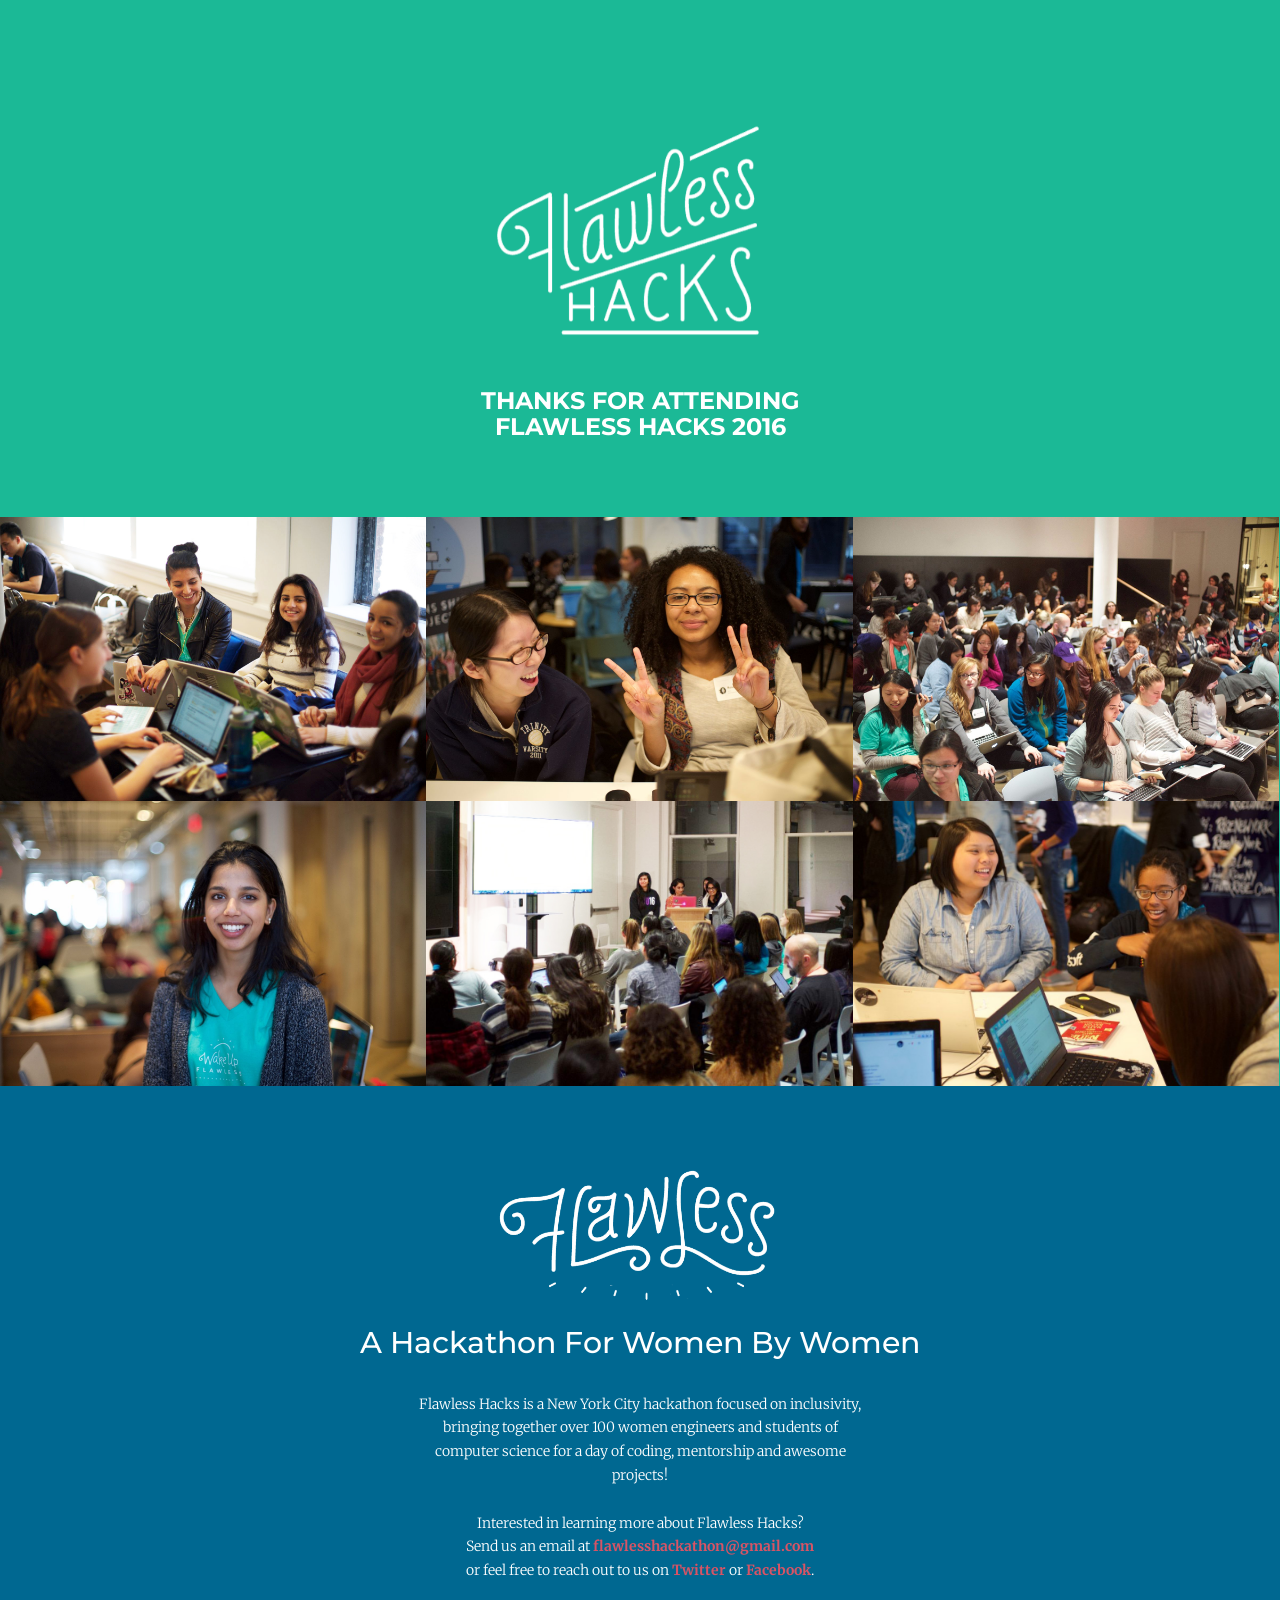
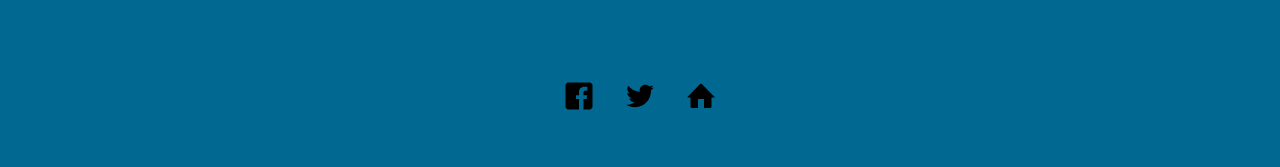
<file: index.html>
<!doctype html>
<html>
  <head>
    <meta charset="UTF-8">
    <meta name="description" content="Website for FlawlessHacks">
    <meta name="keywords" content="hackathon, women in computing, women hackathon, flawless, beyonce">
    <title>Flawless Hacks</title>
    <link rel="stylesheet" href="https://maxcdn.bootstrapcdn.com/bootstrap/3.3.5/css/bootstrap.min.css" integrity="sha512-dTfge/zgoMYpP7QbHy4gWMEGsbsdZeCXz7irItjcC3sPUFtf0kuFbDz/ixG7ArTxmDjLXDmezHubeNikyKGVyQ==" crossorigin="anonymous">
    <link rel="stylesheet" href="style/animate.css">
    <link rel="stylesheet" href="style/component.css">

    <link rel="stylesheet" href="style/style.css">
    <link rel="stylesheet" href="style/thanks.css">
    <link rel="icon" type="image/png" href="assets/favicon.ico">

    <script>
      (function(i,s,o,g,r,a,m){i['GoogleAnalyticsObject']=r;i[r]=i[r]||function(){
      (i[r].q=i[r].q||[]).push(arguments)},i[r].l=1*new Date();a=s.createElement(o),
      m=s.getElementsByTagName(o)[0];a.async=1;a.src=g;m.parentNode.insertBefore(a,m)
      })(window,document,'script','https://www.google-analytics.com/analytics.js','ga');

      ga('create', 'UA-69840407-5', 'auto');
      ga('send', 'pageview');

    </script>
  </head>



  <body>


      <section class="home row col-md-12" id = "#">
      <a href="thankyou.html"><img src = "assets/images/logo-white.png" class="animated fadeInUp"width = "300px"></a>
      <h3><a href="thankyou.html">THANKS FOR ATTENDING<br>FLAWLESS HACKS 2016</a></h3>
      <br>
    </section>
    <header>
<div><img src="assets/images/2016/1.jpg" alt></div>
<div><img src="assets/images/2016/2.jpg" alt></div>
<div><img src="assets/images/2016/3.jpg" alt></div>
</header>
<header>
  <div><img src="assets/images/2016/4.jpg" alt></div>
<div><img src="assets/images/2016/5.jpg" alt></div>
<div><img src="assets/images/2016/6.jpg" alt></div>
</header>

    <section class="about row col-md-12" id = "about">
      <img src = "assets/images/flawless-white.png" class="animated fadeInDown" width = "300px">
      <h2> A Hackathon For Women By Women</h2><br>
      <p style="max-width:450px;margin:auto">
      Flawless Hacks is a New York City hackathon focused on inclusivity, bringing together over 100 women engineers and students of computer science for a day of coding, mentorship and awesome projects!<br><br>
      Interested in learning more about Flawless Hacks?<br> Send us an email at <a href="mailto:flawlesshackathon@gmail.com?Subject=Tell%20Me%20More" target="_blank">flawlesshackathon@gmail.com</a> <br>or feel free to reach out to us on <a href="https://twitter.com/flawlesshack">Twitter</a> or <a href="https://facebook.com/flawlesshacks">Facebook</a>.</p>
    </section>



    <footer class="footer row col-md-12">
      <a class="social-media" href="https://www.facebook.com/flawlesshacks">
        <img class="social-media" src="./assets/fonts/facebook.svg"/>
      </a>
      <a class="social-media" href="https://twitter.com/flawlesshack">
        <img class="social-media" src="./assets/fonts/twitter.svg"/>
      </a>
      <a class="social-media" href="http://flawlesshacks.com/">
        <img class="social-media" src="./assets/fonts/home.svg"/>
      </a>

    </footer>

  </body>
</html>
</file>
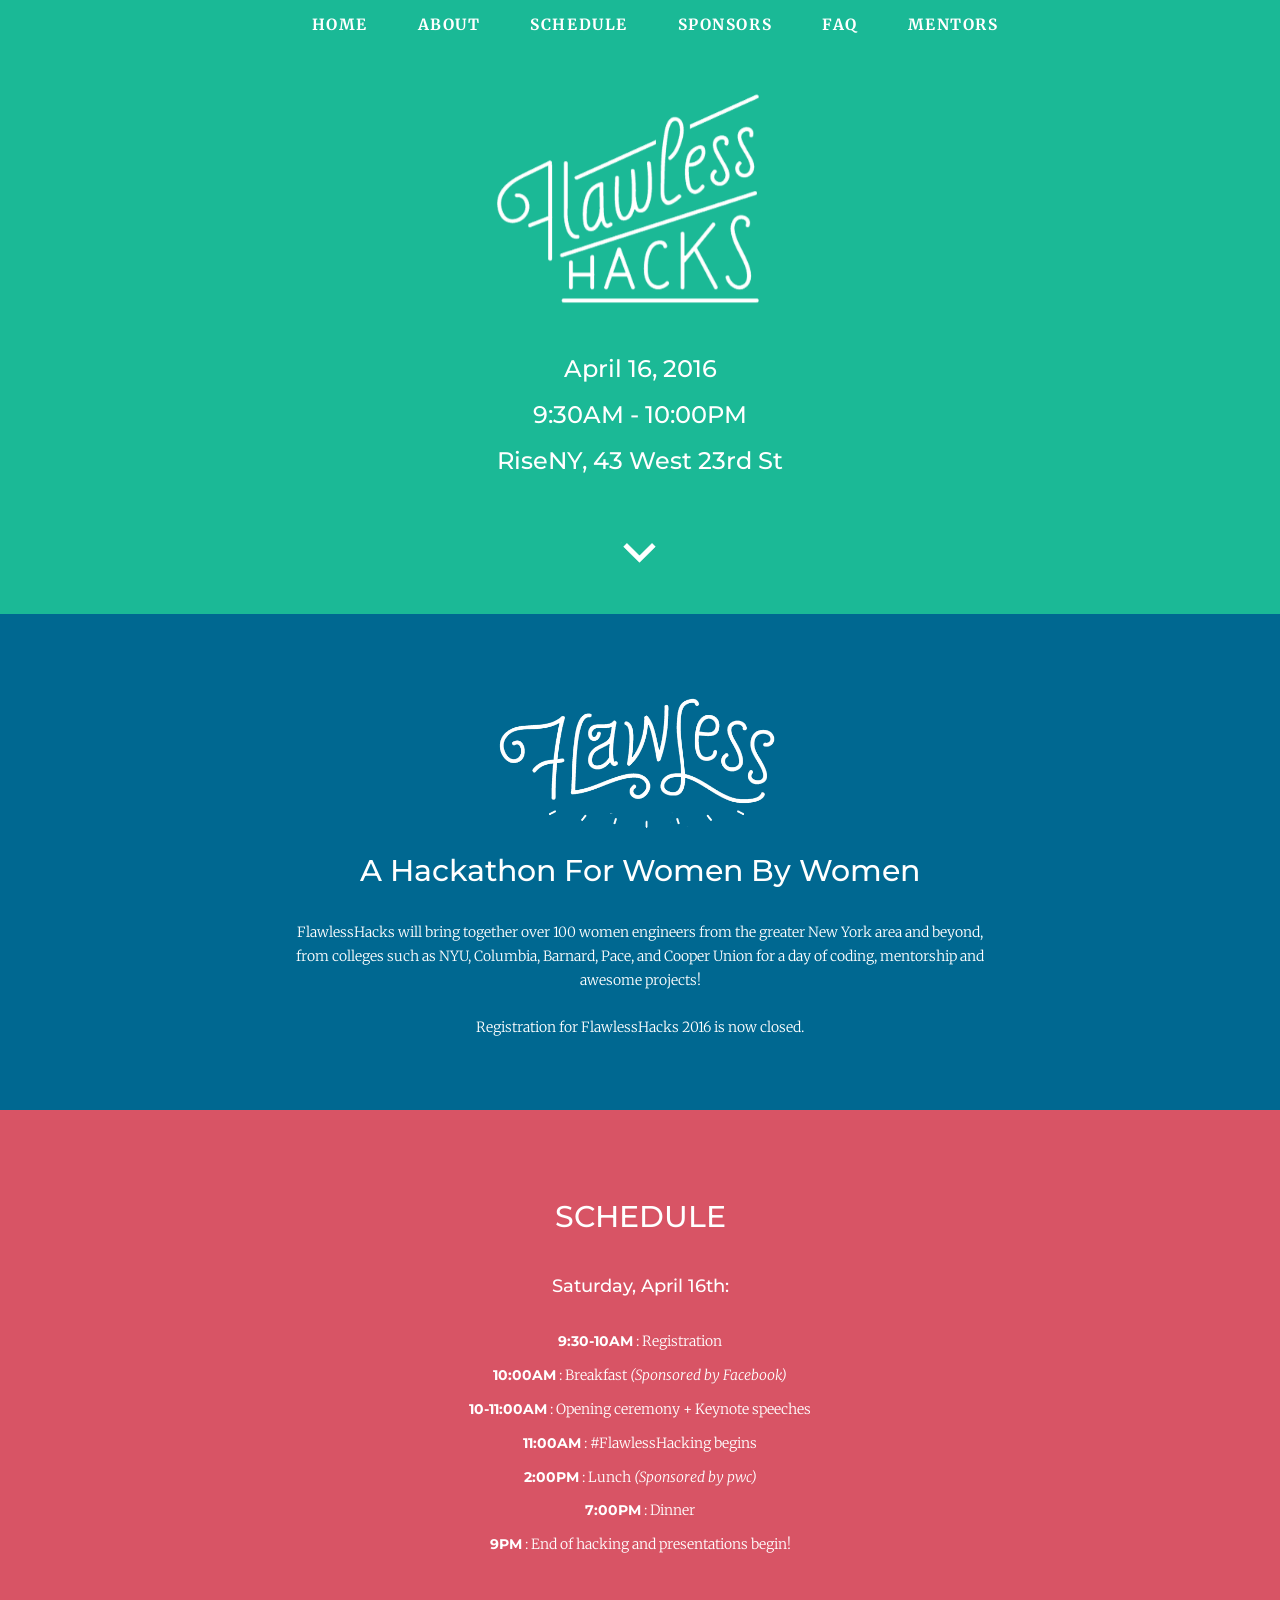
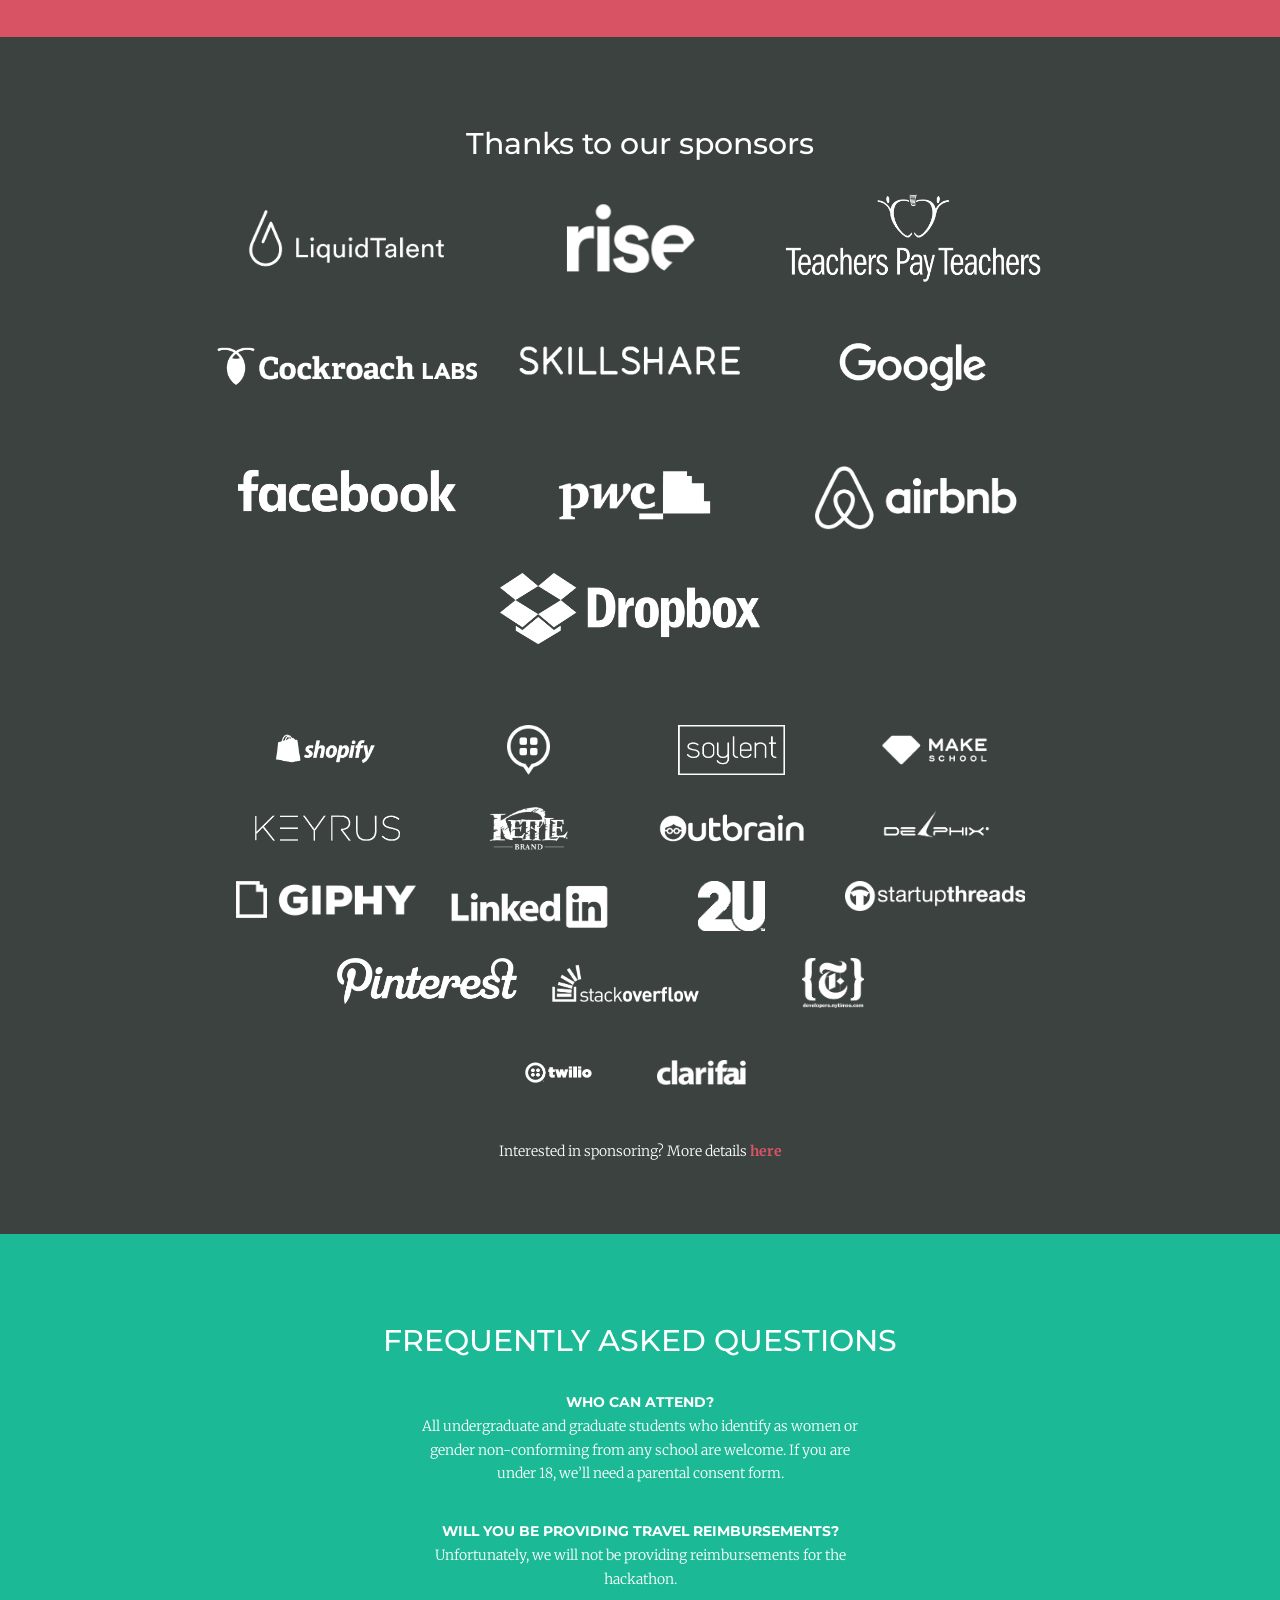
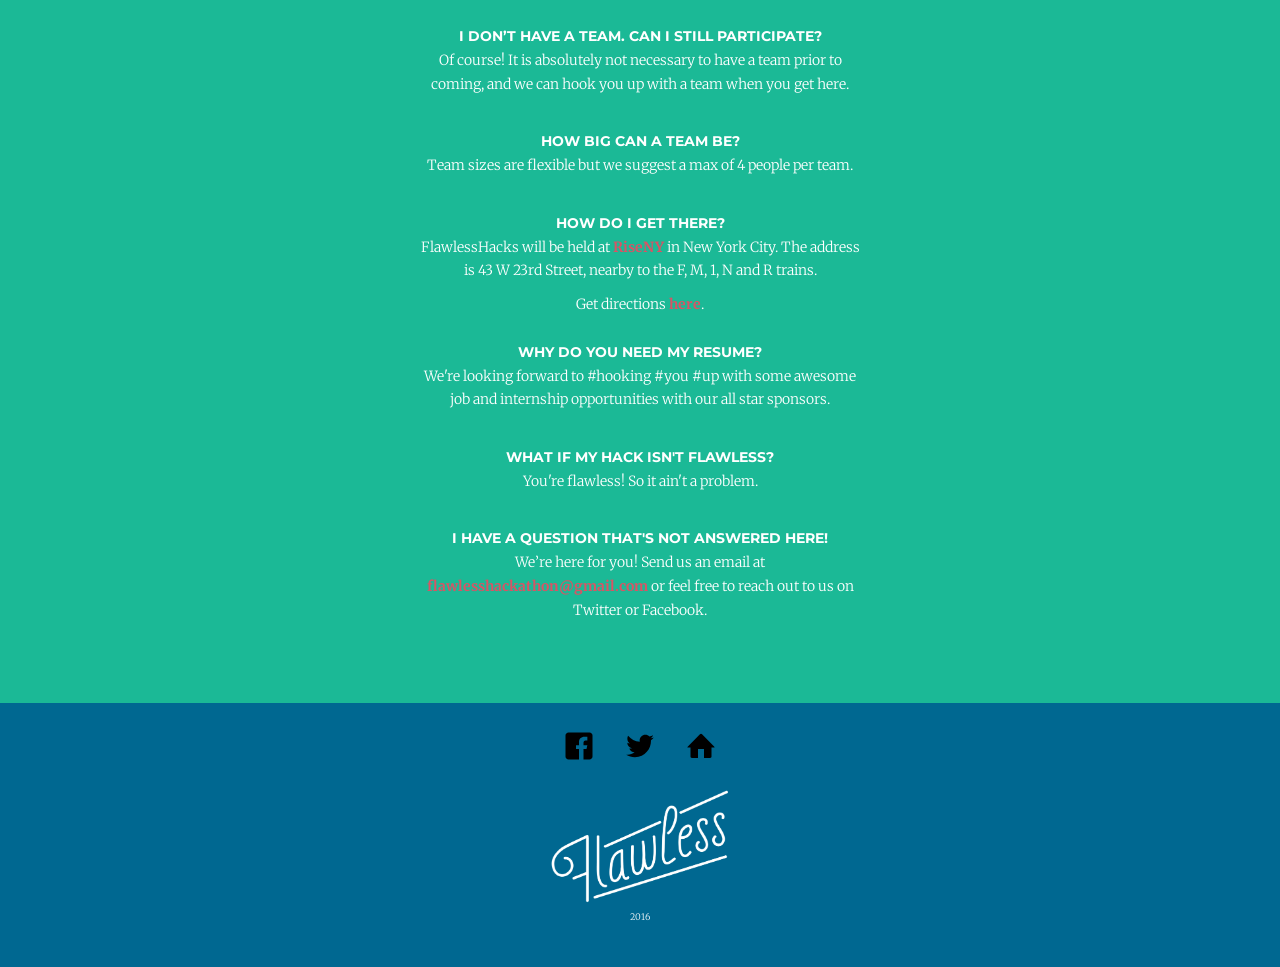
<file: 2016.html>
<!doctype html>
<html>
  <head>
    <meta charset="UTF-8">
    <meta name="description" content="Website for FlawlessHacks">
    <meta name="keywords" content="hackathon, women in computing, women hackathon, flawless, beyonce">
    <title>Flawless Hacks</title>
    <link rel="stylesheet" href="https://maxcdn.bootstrapcdn.com/bootstrap/3.3.5/css/bootstrap.min.css" integrity="sha512-dTfge/zgoMYpP7QbHy4gWMEGsbsdZeCXz7irItjcC3sPUFtf0kuFbDz/ixG7ArTxmDjLXDmezHubeNikyKGVyQ==" crossorigin="anonymous">
    <link rel="stylesheet" href="style/animate.css">
    <link rel="stylesheet" href="style/component.css">

    <link rel="stylesheet" href="style/style.css">
    <link rel="icon" type="image/png" href="assets/favicon.ico">

    <script>
      (function(i,s,o,g,r,a,m){i['GoogleAnalyticsObject']=r;i[r]=i[r]||function(){
      (i[r].q=i[r].q||[]).push(arguments)},i[r].l=1*new Date();a=s.createElement(o),
      m=s.getElementsByTagName(o)[0];a.async=1;a.src=g;m.parentNode.insertBefore(a,m)
      })(window,document,'script','https://www.google-analytics.com/analytics.js','ga');

      ga('create', 'UA-69840407-5', 'auto');
      ga('send', 'pageview');

    </script>

  </head>



  <body id="page-top" data-spy="scroll" data-target=".navbar-fixed-top">

    <nav class="navbar navbar-default navbar-fixed-top cl-effect-17"  role="navigation">
        <div class="container">
               <div class="container">

            <div class="navbar-header page-scroll">
                <button type="button" class="navbar-toggle" data-toggle="collapse" data-target=".navbar-ex1-collapse">
                    <span class="sr-only">Toggle navigation</span>
                    <span class="icon-bar"></span>
                    <span class="icon-bar"></span>
                    <span class="icon-bar"></span>
                </button>
            </div>

    <!-- Collect the nav links, forms, and other content for toggling -->
            <div class="collapse navbar-collapse navbar-ex1-collapse">
                <ul class="nav navbar-nav">
                    <!-- Hidden li included to remove active class from about link when scrolled up past about section -->
                    <li>
                        <a class="page-scroll" href="">Home</a>
                    </li>
                    <li>
                        <a class="page-scroll" href="#about">About</a>
                    </li>
                    <li>
                        <a class="page-scroll" href="#schedule">Schedule</a>
                    </li>

                    <li>
                        <a class="page-scroll" href="#sponsor">Sponsors</a>
                    </li>

                    <li>
                        <a class="page-scroll" href="#faq">FAQ</a>
                    </li>
                    <li>
                        <a href="mentors.html">Mentors</a>
                    </li>
                </ul>
            </div>
            <!-- /.navbar-collapse -->

          </div>


    <!-- /.container -->
</nav>

      <section class="home row col-md-12" id = "#">
      <img src = "assets/images/logo-white.png" class="animated fadeInUp"width = "300px">
      <h3>April 16, 2016</h3>
      <h3>9:30AM  - 10:00PM</h3>
      <h3>RiseNY, 43 West 23rd St</h3>
      <br>

                  <br>
    <a class="page-scroll" href="#about">  <div class = "arrow"></div></a>
    </section>

    <section class="about row col-md-12" id = "about">
      <img src = "assets/images/flawless-white.png" class="animated fadeInDown" width = "300px">
      <h2> A Hackathon For Women By Women</h2><br>
      FlawlessHacks will bring together over 100 women engineers from the greater New York area and beyond, from colleges
      such as NYU, Columbia, Barnard, Pace, and Cooper Union for a day of coding, mentorship and awesome projects!<br><br>
      Registration for FlawlessHacks 2016 is now closed.
    </section>


    <section class="schedule row col-md-12" id = "schedule">
      <h2>SCHEDULE</h2>
      <br>
      <h4>Saturday, April 16th:</h4>
      <br>
      <p><b>9:30-10am</b> : Registration</p>
      <p><b>10:00am</b> : Breakfast <em>(Sponsored by Facebook)</em></p>
      <p><b>10-11:00am</b> : Opening ceremony + Keynote speeches</p>
      <p><b>11:00am</b> : #FlawlessHacking begins</p>
      <!--&#09;<p><b>11:30am</b> : Breakout Session 1 (TBA)</p>
      &#09;<p><b>12:30pm</b> : Breakout Session 2 (TBA)</p>-->
      <p><b>2:00pm</b> : Lunch <em>(Sponsored by pwc)</em></p>
      <!--&#09;<p><b>3:00pm</b> : Breakout Session 3 (TBA)</p>-->
      <p><b>7:00pm</b> : Dinner</p>
      <p><b>9pm</b> : End of hacking and presentations begin!</p>
    </section>


    <section class="sponsors row col-md-12" id = "sponsor">
      <h2>Thanks to our <span color = "light-red">sponsors</span></h2>
      <div>
        <div class="sponsor gold"><a href="http://liquidtalent.com/"><img src = "assets/sponsors/liquidtalent.png"></a></div>
        <div class="sponsor gold"><a href="https://thinkrise.com/newyork.html"><img src = "assets/sponsors/rise.png"></a></div>
        <div class="sponsor gold"><a href="https://www.teacherspayteachers.com/"><img src = "assets/sponsors/teacherspayteachers.png"></a></div>
        <div class="sponsor gold"><a href="http://www.cockroachlabs.com/"><img src = "assets/sponsors/cockroachlabs.png"></a></div>
        <div class="sponsor gold"><a href="https://www.skillshare.com/"><img src = "assets/sponsors/skillshare.png"></a></div>
        <div class="sponsor gold"><a href="http://google.com"><img src = "assets/sponsors/google.png"></a></div>
        <div class="sponsor gold"><a href="https://facebook.com"><img src = "assets/sponsors/facebook.png"></a></div>
        <div class="sponsor gold"><a href="http://www.pwc.com/"><img src = "assets/sponsors/pwc.png"></a></div>
        <div class="sponsor gold"><a href="http://www.airbnb.com/"><img src = "assets/sponsors/airbnb.png"></a></div>
        <div class="sponsor gold"><a href="http://www.dropbox.com/"><img src = "assets/sponsors/dropbox.png"></a></div>
 </div><br>
      <div>
        <div class="sponsor silver"><a href="https://www.shopify.com/"><img src = "assets/sponsors/shopify.png"></a></div>
        <div class="sponsor silver"><a href="https://www.usebutton.com/"><img src = "assets/sponsors/button.png"></a></div>
        <div class="sponsor silver"><a href="https://www.soylent.com/"><img src = "assets/sponsors/soylent.png"></a></div>
        <div class="sponsor silver"><a href="https://www.makeschool.com/"><img src = "assets/sponsors/makeschool.png"></a></div>
        <div class="sponsor silver"><a href="http://www.keyrus.com/"><img src = "assets/sponsors/keyrus.png"></a></div>
        <div class="sponsor silver"><a href="http://www.kettlebrand.com/"><img src = "assets/sponsors/kettlechips.png"></a></div>
        <div class="sponsor silver"><a href="https://www.outbrain.com/"><img src = "assets/sponsors/outbrain.png"></a></div>
        <div class="sponsor silver"><a href="http://www.delphix.com/"><img src = "assets/sponsors/delphix.png"></a></div>
        <div class="sponsor silver"><a href="http://www.giphy.com/"><img src = "assets/sponsors/giphy.png"></a></div>
        <div class="sponsor silver"><a href="http://www.linkedin.com/"><img src = "assets/sponsors/linkedin.png"></a></div>
        <div class="sponsor silver"><a href="https://www.2u.com/"><img src = "assets/sponsors/2u.png"></a></div>
        <div class="sponsor silver"><a href="http://startupthreads.com/"><img src = "assets/sponsors/startupthreads.png"></a></div>
        <div class="sponsor silver"><a href="https://www.pinterest.com/"><img src = "assets/sponsors/pinterest.png"></a></div>
        <div class="sponsor silver"><a href="http://stackoverflow.com/"><img src = "assets/sponsors/stackoverflow.png"></a></div>
        <div class="sponsor silver"><a href="http://nytimes.com/"><img src = "assets/sponsors/newyorktimes.png"></a></div>

      </div><br>
      <div>
        <div class="sponsor minor"><a href="https://www.twilio.com/"><img src = "assets/sponsors/twilio.png"></a></div>
        <div class="sponsor minor"><a href="http://clarif.ai/"><img src = "assets/sponsors/clarifai.png"></a></div>
      </div>
      <br><br>
      Interested in sponsoring? More details <a href ="assets/sponsors/whysponsor.pdf">here</a>
    </section>

    <section class="faq row col-md-12" id = "faq">
      <h2> FREQUENTLY ASKED QUESTIONS</h2>
      <br>
<div style="max-width: 450px;">
<b>Who can attend?</b>
<p>All undergraduate and graduate students who identify as women or gender non-conforming from any school are welcome. If you are under 18, we’ll need a parental consent form.</p><br>

<b>Will you be providing travel reimbursements?</b>
<p>Unfortunately, we will not be providing reimbursements for the hackathon.</p><br>

<b>I don’t have a team. Can I still participate?</b>
<p>Of course! It is absolutely not necessary to have a team prior to coming, and we can hook you up with a team when you get here. </p><br>

<b>How big can a team be?</b>
<p>Team sizes are flexible but we suggest a max of 4 people per team. </p><br>

<b>How do I get there?</b>
<p>FlawlessHacks will be held at <a href="https://thinkrise.com/newyork.html">RiseNY</a> in New York City. The address is 43 W 23rd Street, nearby to the F, M, 1, N and R trains.</p>
Get directions <a href="https://www.google.com/maps/dir//43+W+23rd+St,+New+York,+NY+10010/@40.7426139,-73.9932734,17z/data=!4m13!1m4!3m3!1s0x89c259a4680772db:0x37fb26e2488ddc7b!2s43+W+23rd+St,+New+York,+NY+10010!3b1!4m7!1m0!1m5!1m1!1s0x89c259a4680772db:0x37fb26e2488ddc7b!2m2!1d-73.9910847!2d40.7426139">here</a>.<br>
<br>
<b>Why do you need my resume?</b>
<p>We're looking forward to #hooking #you #up with some awesome job and internship opportunities with our all star sponsors.</p><br>
<b>What if my hack isn't flawless?</b>
<p>You're flawless! So it ain't a problem.</p><br>
<b>I have a question that's not answered here!</b>
<p>We’re here for you! Send us an email at <a href="mailto:flawlesshackathon@gmail.com?Subject=Im%20Flawless" target="_blank">flawlesshackathon@gmail.com </a> or feel free to reach out to us on Twitter or Facebook.</p></div>
    </section>


    <footer class="footer row col-md-12">
      <a class="social-media" href="https://www.facebook.com/events/1063550683720049/">
        <img class="social-media" src="./assets/fonts/facebook.svg"/>
      </a>
      <a class="social-media" href="https://twitter.com/flawlesshack">
        <img class="social-media" src="./assets/fonts/twitter.svg"/>
      </a>
      <a class="social-media" href="http://flawlesshacks.com/">
        <img class="social-media" src="./assets/fonts/home.svg"/>
      </a>
      <br>
      <img src = "assets/images/flawless.png" width = "180px">
      <p style="font-size:9px">2016</p>
    </footer>

    <!-- jQuery -->
  <script src="assets/jquery.js"></script>

<script>
$(window).scroll(function() {
if ($(".navbar").offset().top > 50) {
$(".navbar-fixed-top").addClass("top-nav-collapse");
} else {
$(".navbar-fixed-top").removeClass("top-nav-collapse");
}
});
</script>

  <script>
              (function() {
                  var qs, js, q, s, d = document,
                      gi = d.getElementById,
                      ce = d.createElement,
                      gt = d.getElementsByTagName,
                      id = 'typef_orm',
                      b = 'https://s3-eu-west-1.amazonaws.com/share.typeform.com/';
                  if (!gi.call(d, id)) {
                      js = ce.call(d, 'script');
                      js.id = id;
                      js.src = b + 'share.js';
                      q = gt.call(d, 'script')[0];
                      q.parentNode.insertBefore(js, q)
                  }
                  id = id + '_';
                  if (!gi.call(d, id)) {
                      qs = ce.call(d, 'link');
                      qs.rel = 'stylesheet';
                      qs.id = id;
                      s = gt.call(d, 'head')[0];
                      s.appendChild(qs, s)
                  }
              })()
          </script>
  <!-- Google analytics -->
  <script>
  (function(i,s,o,g,r,a,m){i['GoogleAnalyticsObject']=r;i[r]=i[r]||function(){
  (i[r].q=i[r].q||[]).push(arguments)},i[r].l=1*new Date();a=s.createElement(o),
  m=s.getElementsByTagName(o)[0];a.async=1;a.src=g;m.parentNode.insertBefore(a,m)
  })(window,document,'script','//www.google-analytics.com/analytics.js','ga');
  ga('create', 'UA-74707322-1', 'auto');
  ga('send', 'pageview');
  </script>
  <!-- Scrolling Nav JavaScript -->
  <script src="assets/jquery.easing.min.js"></script>
  <script src="assets/scrolling-nav.js"></script>
  <script>
  (function(i,s,o,g,r,a,m){i['GoogleAnalyticsObject']=r;i[r]=i[r]||function(){
  (i[r].q=i[r].q||[]).push(arguments)},i[r].l=1*new Date();a=s.createElement(o),
  m=s.getElementsByTagName(o)[0];a.async=1;a.src=g;m.parentNode.insertBefore(a,m)
  })(window,document,'script','//www.google-analytics.com/analytics.js','ga');

  ga('create', 'UA-74707322-1', 'auto');
  ga('send', 'pageview');
  </script>
  <!-- navbar games -->
  <script>
function init() {
    window.addEventListener('scroll', function(e){
        var distanceY = window.pageYOffset || document.documentElement.scrollTop,
            shrinkOn = 300,
            header = document.querySelector("header");
        if (distanceY > shrinkOn) {
            classie.add(header,"smaller");
        } else {
            if (classie.has(header,"smaller")) {
                classie.remove(header,"smaller");
            }
        }
    });
}
window.onload = init();
</script>


  </body>
</html>
</file>
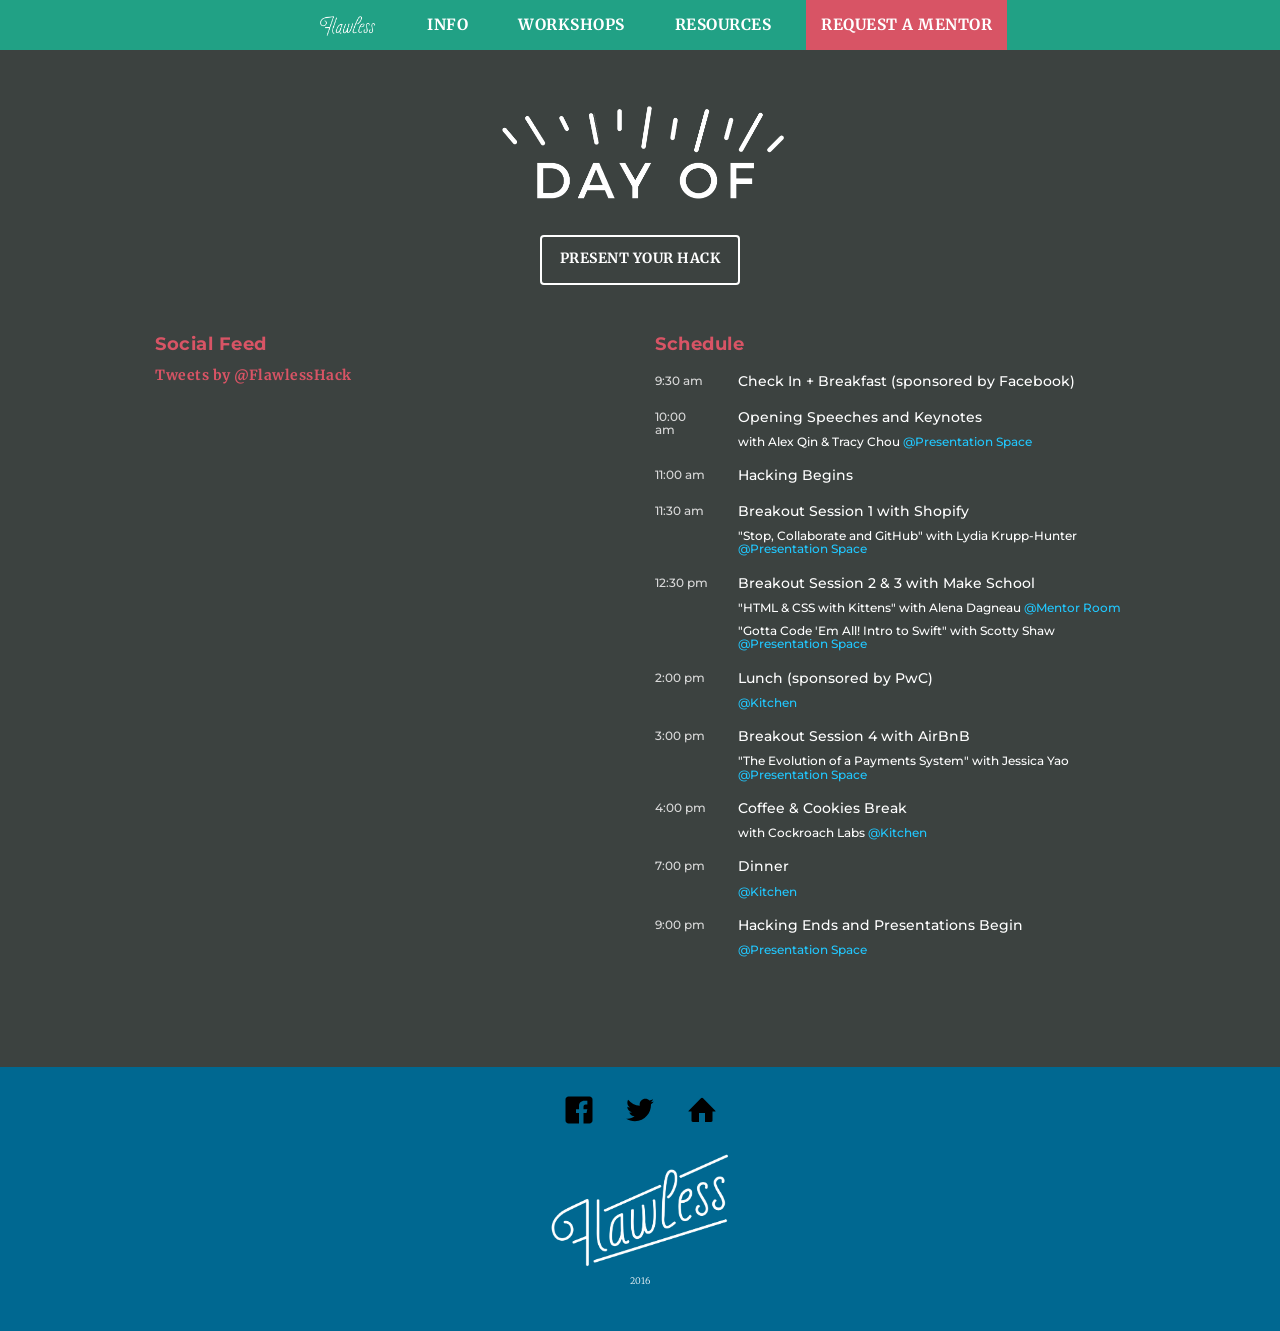
<file: dayof.html>
<!doctype html>
<html>
  <head>
    <meta charset="UTF-8">
    <meta name="description" content="Website for Flawless Hackathon">
    <meta name="keywords" content="hackathon, women in computing, women hackathon">
    <title>Flawless Hacks</title>
    <link rel="stylesheet" href="https://maxcdn.bootstrapcdn.com/bootstrap/3.3.5/css/bootstrap.min.css" integrity="sha512-dTfge/zgoMYpP7QbHy4gWMEGsbsdZeCXz7irItjcC3sPUFtf0kuFbDz/ixG7ArTxmDjLXDmezHubeNikyKGVyQ==" crossorigin="anonymous">
    <link rel="stylesheet" href="style/animate.css">
    <link rel="stylesheet" href="style/component.css">

    <link rel="stylesheet" href="style/dayof.css">
    <link rel="icon" type="image/png" href="assets/favicon.ico">


  </head>



  <body id="page-top" data-spy="scroll" data-target=".navbar-fixed-top">

    <nav class="navbar navbar-default navbar-fixed-top cl-effect-17"  role="navigation">
        <div class="container">
               <div class="container">

            <div class="navbar-header page-scroll">
                <button type="button" class="navbar-toggle" data-toggle="collapse" data-target=".navbar-ex1-collapse">
                    <span class="sr-only">Toggle navigation</span>
                    <span class="icon-bar"></span>
                    <span class="icon-bar"></span>
                    <span class="icon-bar"></span>
                </button>
            </div>

    <!-- Collect the nav links, forms, and other content for toggling -->
            <div class="collapse navbar-collapse navbar-ex1-collapse">
              <ul class="nav navbar-nav">
                  <!-- Hidden li included to remove active class from about link when scrolled up past about section -->
                  <li>
                      <a class="page-scroll" href="dayof.html"><img src = "assets/images/dayoficon.png" style = "height:20px;"></a>
                  </li>
                  <li>
                      <a class="page-scroll" href="info.html">Info</a>
                  </li>
                  <li>
                      <a class="page-scroll" href="workshops.html">Workshops</a>
                  </li>

                  <li>
                      <a class="page-scroll" href="resources.html">Resources</a>
                  </li>
                  <li>
                    <a href = "request.html" style = "background-color:#d85465">Request a Mentor</a>

                  </li>

              </ul>
            </div>
            <!-- /.navbar-collapse -->

          </div>


    <!-- /.container -->
</nav>

<section class="dayof row" style="padding-bottom:100px">
  <div class = "col-md-12" style = "text-align:center;">    <img src = "assets/images/dayof.png" width = "300px" style="margin-bottom:30px"><br>

  <a href="http://goo.gl/forms/vomgFd76YZ"><div class="rsvp">PRESENT YOUR HACK</div></a>

</div>
  <div class = "col-md-6">
    <h4><a href = "https://twitter.com/FlawlessHack">Social Feed</a></h4>

    <a class="twitter-timeline" href="https://twitter.com/FlawlessHack" data-widget-id="721044479537451009">Tweets by @FlawlessHack</a>
    </div>

  </div>

  <div class = "col-md-6">
    <h4><a href = "assets/images/fh_sched.pdf">Schedule</a></h4>
    <div class = "row">
    <div class="col-sm-2 time"><h6>9:30 am</h6></div>
    <div class="col-sm-10"><h5>Check In + Breakfast (sponsored by Facebook)</h5></div>
</div>
<div class = "row">

    <div class="col-sm-2 time"><h6>10:00 am</h6></div>
      <div class="col-sm-10"><h5>Opening Speeches and Keynotes</h5>
    <h6> with Alex Qin & Tracy Chou <span class = "location">@Presentation Space</span></div>
</div>

<div class = "row">

      <div class="col-sm-2 time"><h6>11:00 am</h6></div>

        <div class="col-sm-10"><h5>Hacking Begins</h5></div>
</div>
<div class = "row">

        <div class="col-sm-2 time"><h6>11:30 am</h6></div>
        <div class="col-sm-10"><h5>Breakout Session 1 with Shopify</h5><h6>"Stop, Collaborate and GitHub" with Lydia Krupp-Hunter <span class = "location">@Presentation Space</span></h6></div>
</div>
<div class = "row">

        <div class="col-sm-2 time"><h6>12:30 pm</h6></div>

          <div class="col-sm-10"><h5>Breakout Session 2 & 3 with Make School</h5><h6>"HTML & CSS with Kittens" with Alena Dagneau <span class = "location">@Mentor Room</span></h6>
          <h6>"Gotta Code 'Em All! Intro to Swift" with Scotty Shaw <span class = "location">@Presentation Space</span></h6></div>

</div>
<div class = "row">

          <div class="col-sm-2 time"><h6>2:00 pm</h6></div>

          <div class="col-sm-10 "><h5>Lunch (sponsored by PwC)</h5>
          <h6 class = "location">@Kitchen</h6>
          </div>
</div>
<div class = "row">

          <div class="col-sm-2 time"><h6>3:00 pm</h6></div>
          <div class="col-sm-10"><h5>Breakout Session 4 with AirBnB</h5><h6>"The Evolution of a Payments System" with Jessica Yao <span class = "location">@Presentation Space</span></h6></div>
</div>
<div class = "row">

          <div class="col-sm-2 time"><h6>4:00 pm</h6></div>
          <div class="col-sm-10"><h5>Coffee & Cookies Break</h5>
          <h6> with Cockroach Labs <span class = "location">@Kitchen</span></div>
</div>
<div class = "row">

            <div class="col-sm-2 time"><h6>7:00 pm</h6></div>

          <div class="col-sm-10"><h5>Dinner</h5><h6 class = "location">@Kitchen</h6></div>
</div>
<div class = "row">

          <div class="col-sm-2 time"><h6>9:00 pm</h6></div>
          <div class="col-sm-10"><h5>Hacking Ends and Presentations Begin</h5><h6 class = "location">@Presentation Space</h6></div>
</div>
  </div>

  </div>
</section>


<footer class="footer row col-md-12">
     <a class="social-media" href="https://www.facebook.com/events/1063550683720049/">
       <img class="social-media" src="./assets/fonts/facebook.svg"/>
     </a>
     <a class="social-media" href="https://twitter.com/flawlesshack">
       <img class="social-media" src="./assets/fonts/twitter.svg"/>
     </a>
     <a class="social-media" href="http://flawlesshacks.com/">
       <img class="social-media" src="./assets/fonts/home.svg"/>
     </a>
     <br>
     <img src = "assets/images/flawless.png" width = "180px">
     <p style="font-size:9px">2016</p>
   </footer>

<script>!function(d,s,id){var js,fjs=d.getElementsByTagName(s)[0],p=/^http:/.test(d.location)?'http':'https';if(!d.getElementById(id)){js=d.createElement(s);js.id=id;js.src=p+"://platform.twitter.com/widgets.js";fjs.parentNode.insertBefore(js,fjs);}}(document,"script","twitter-wjs");</script>

</body>
</html>
</file>
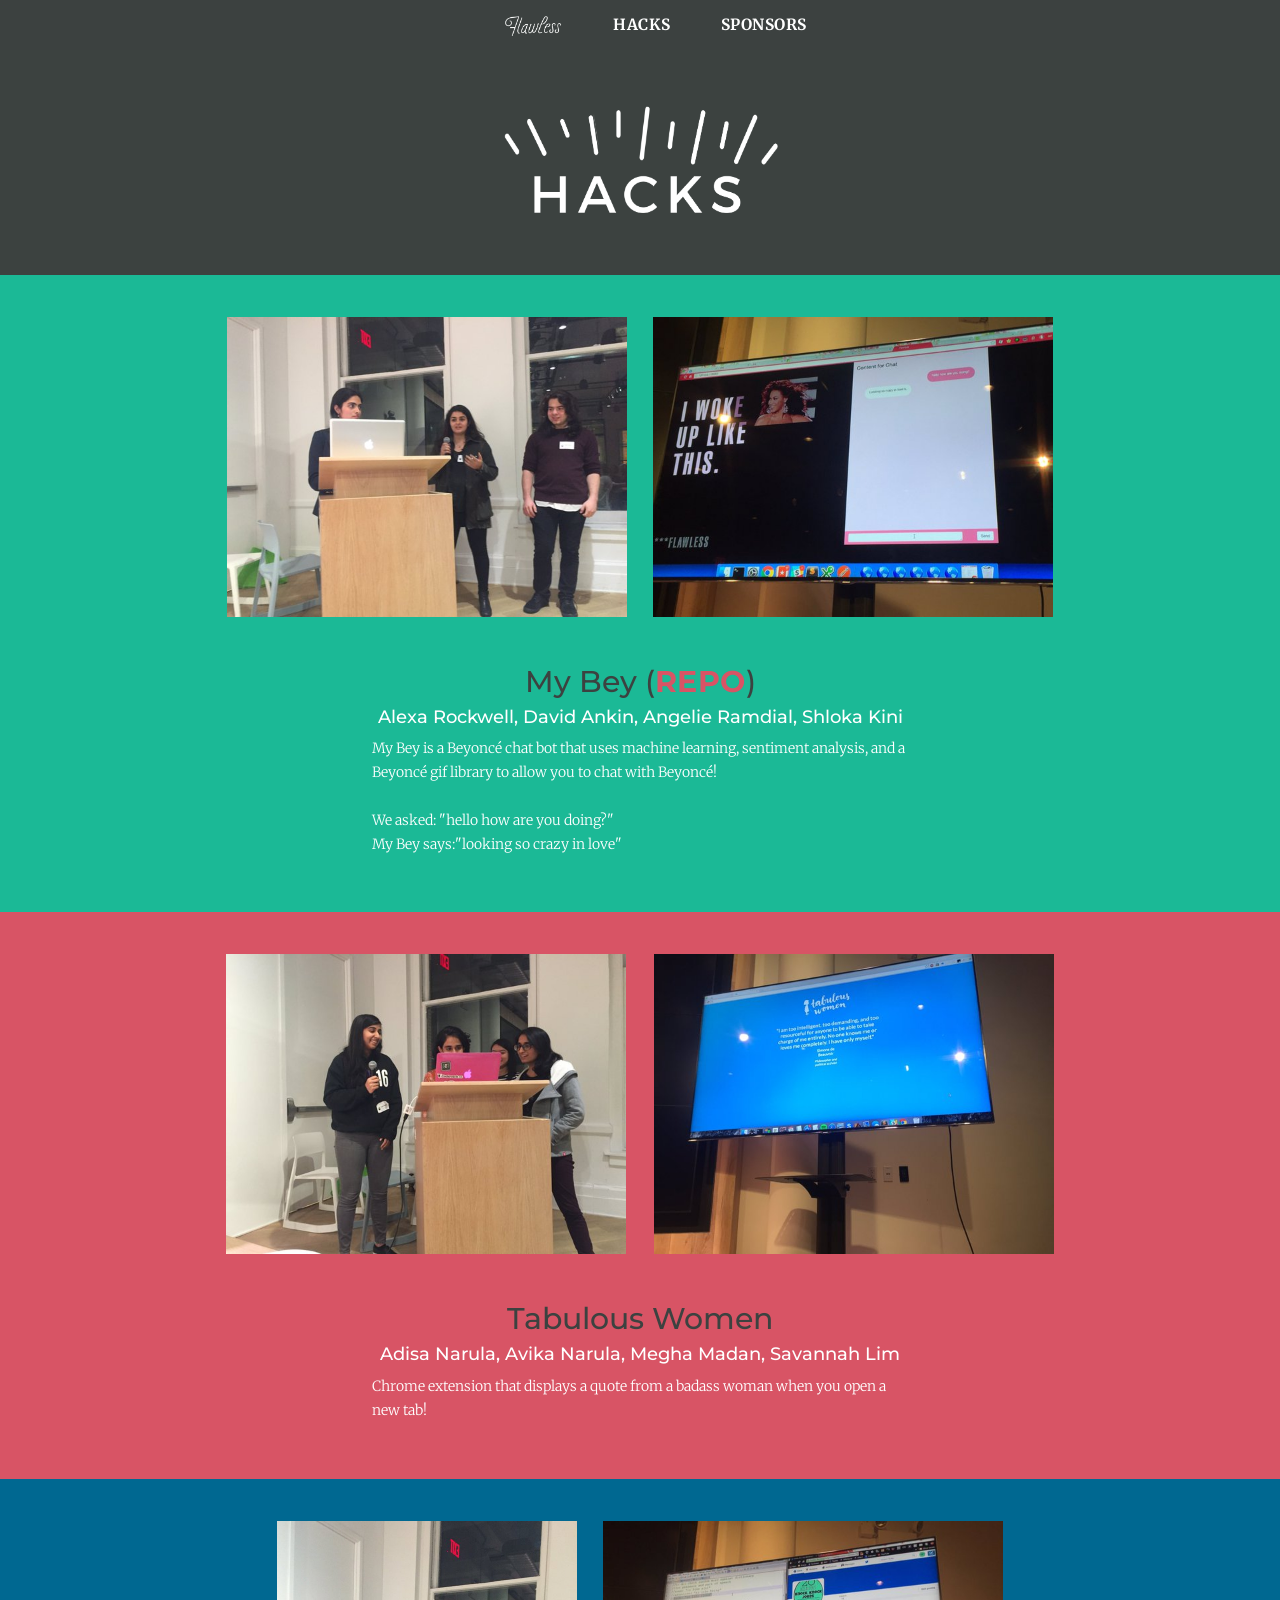
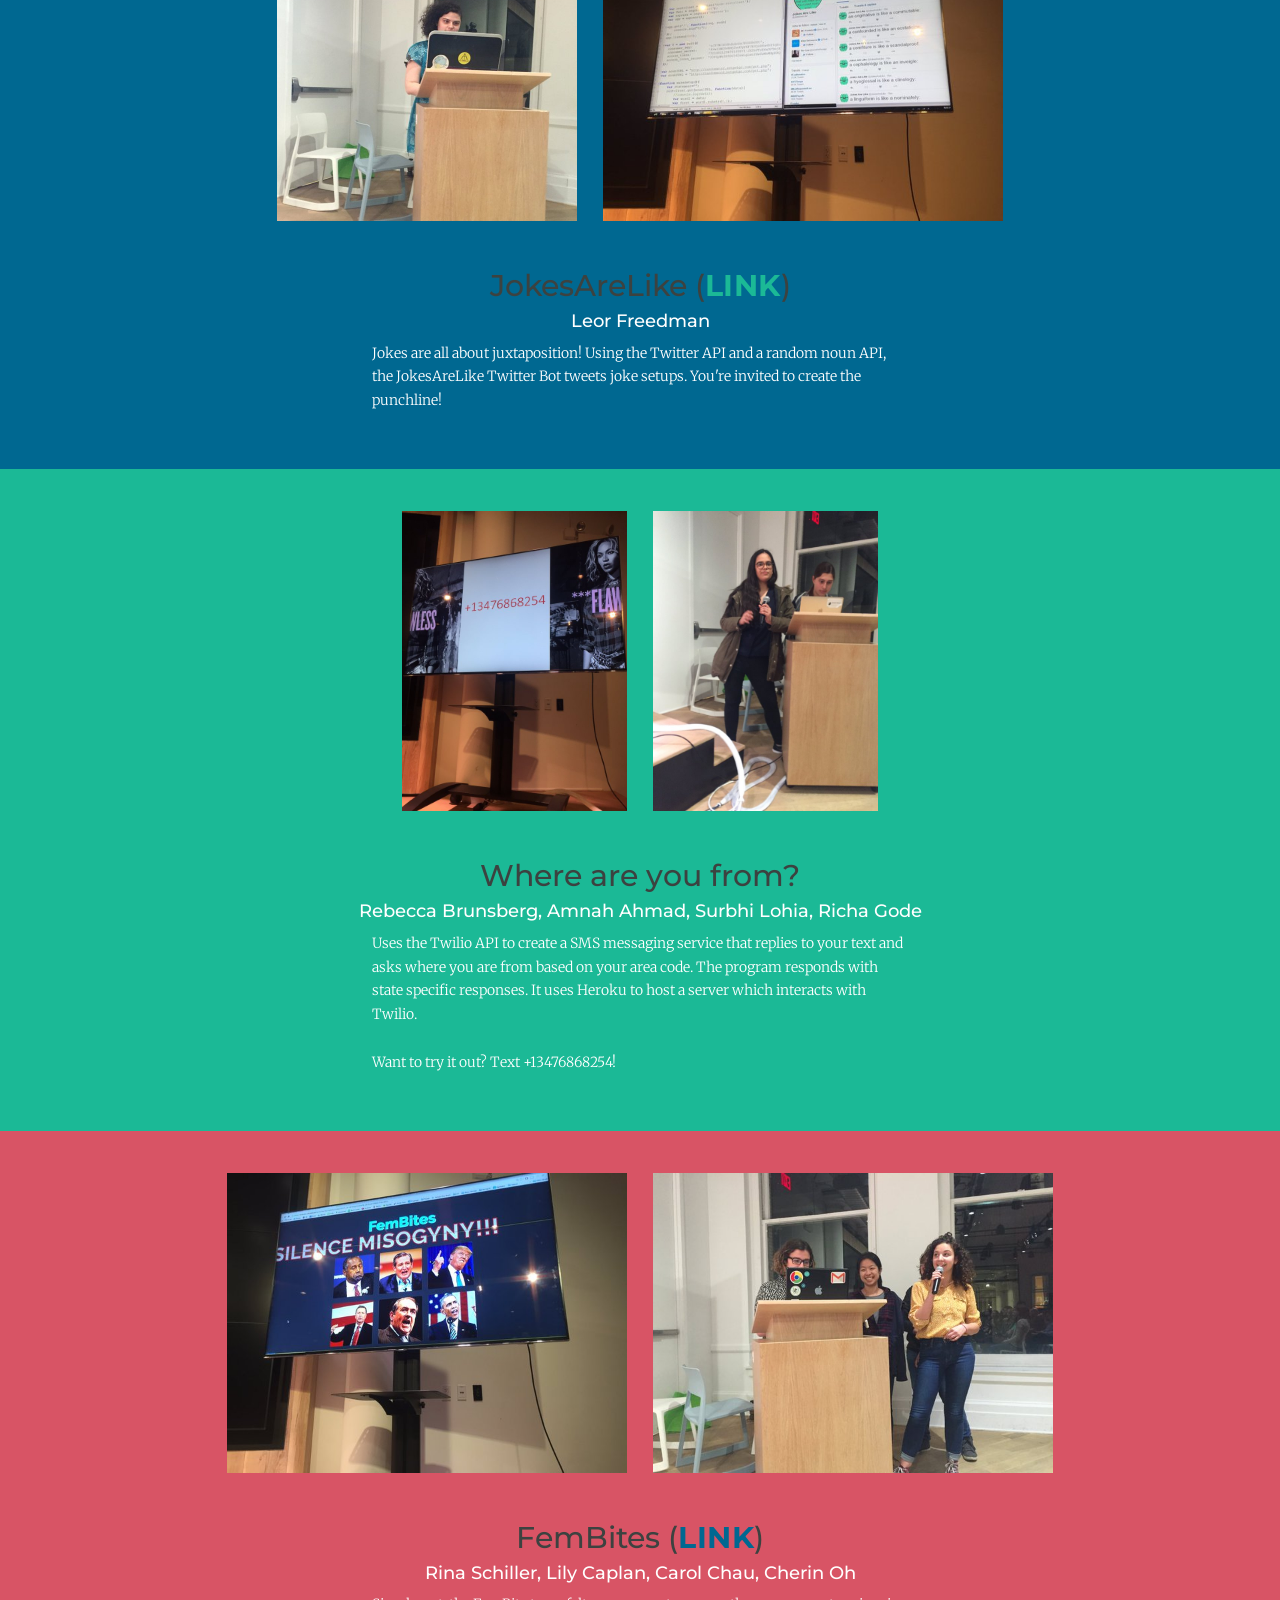
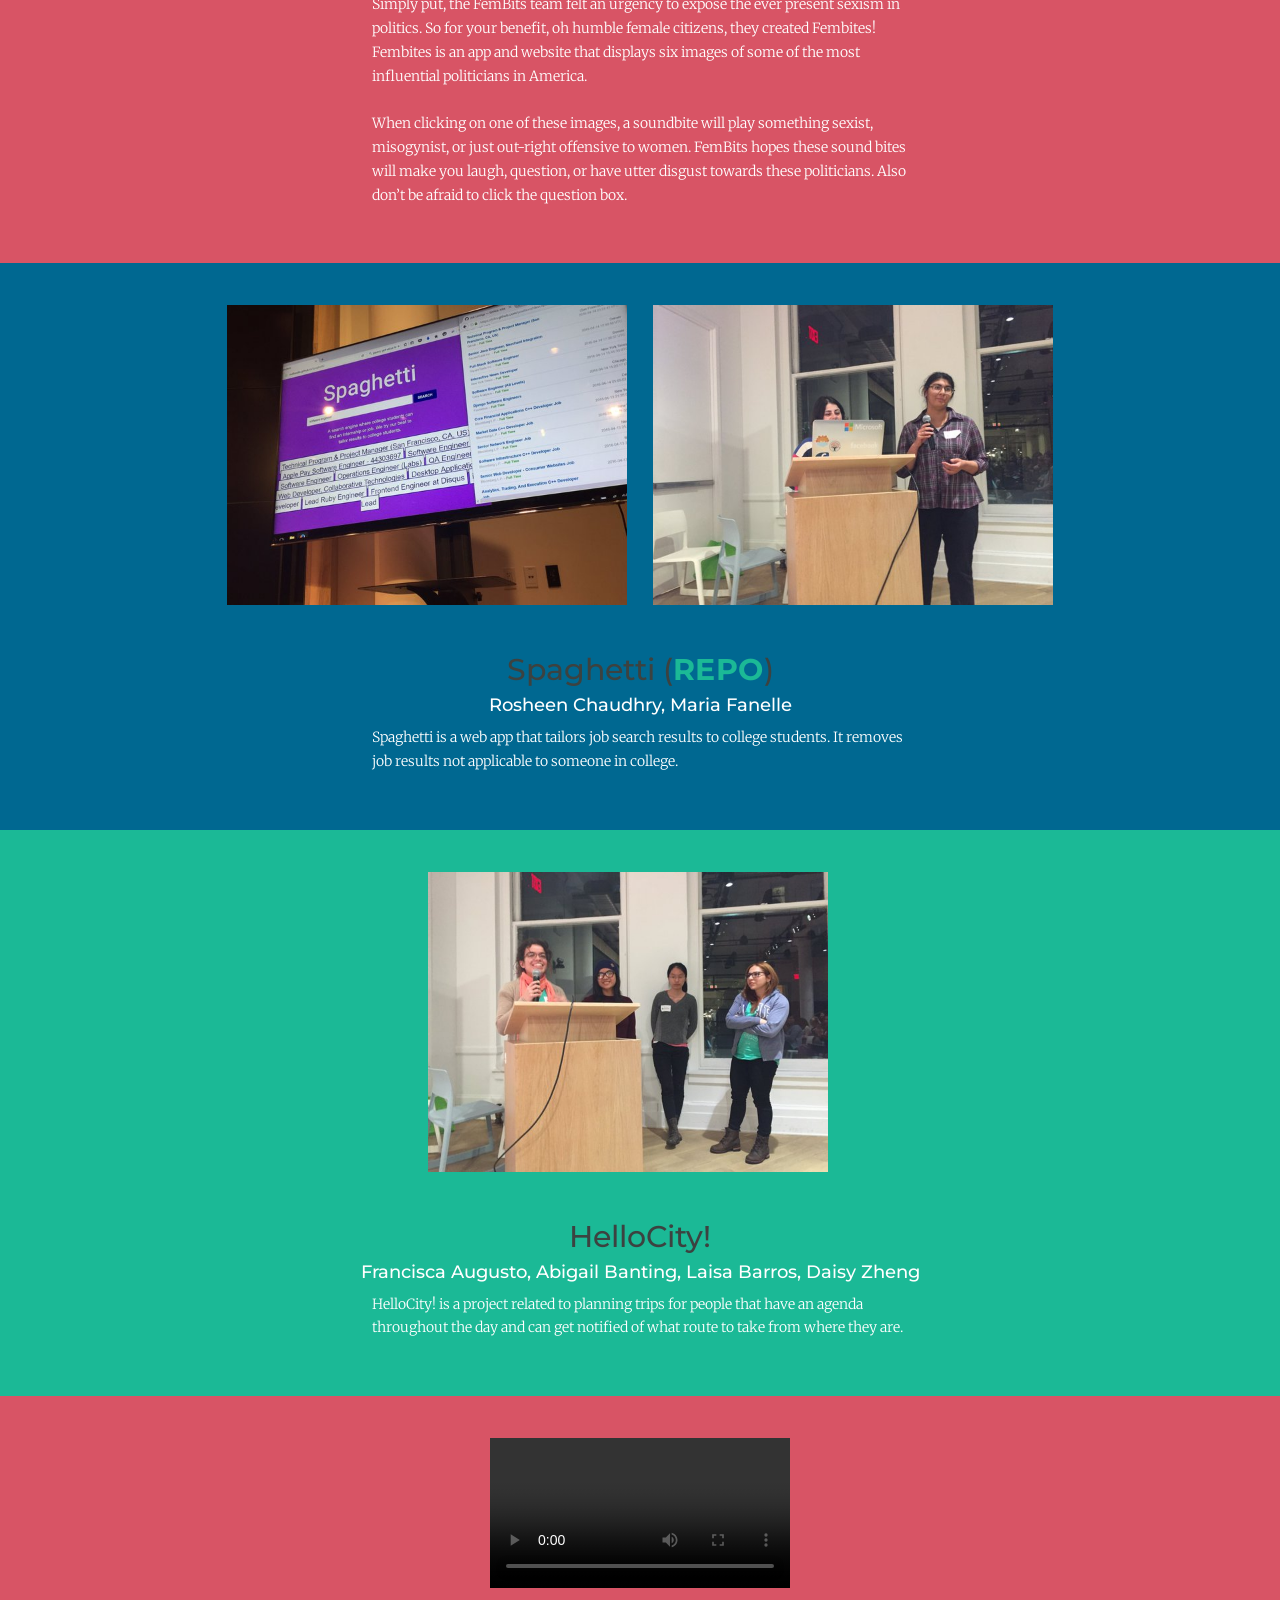
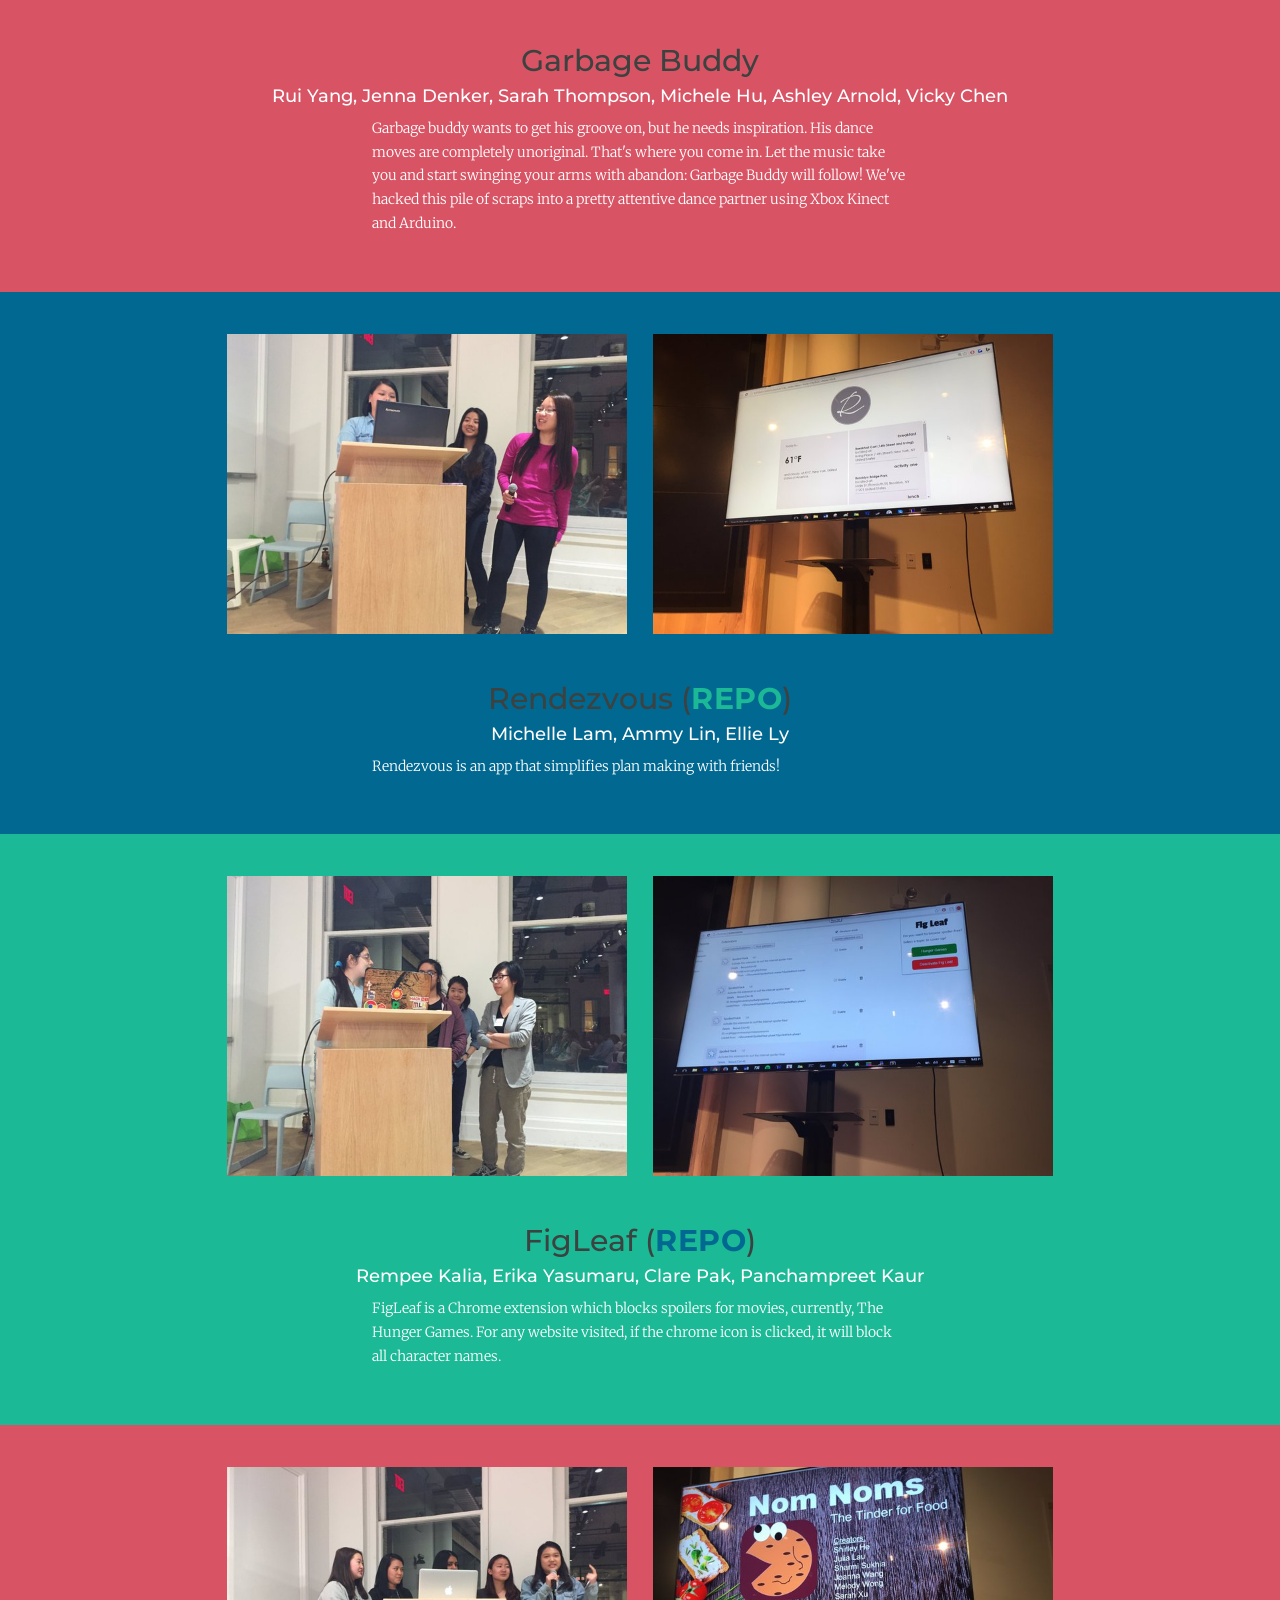
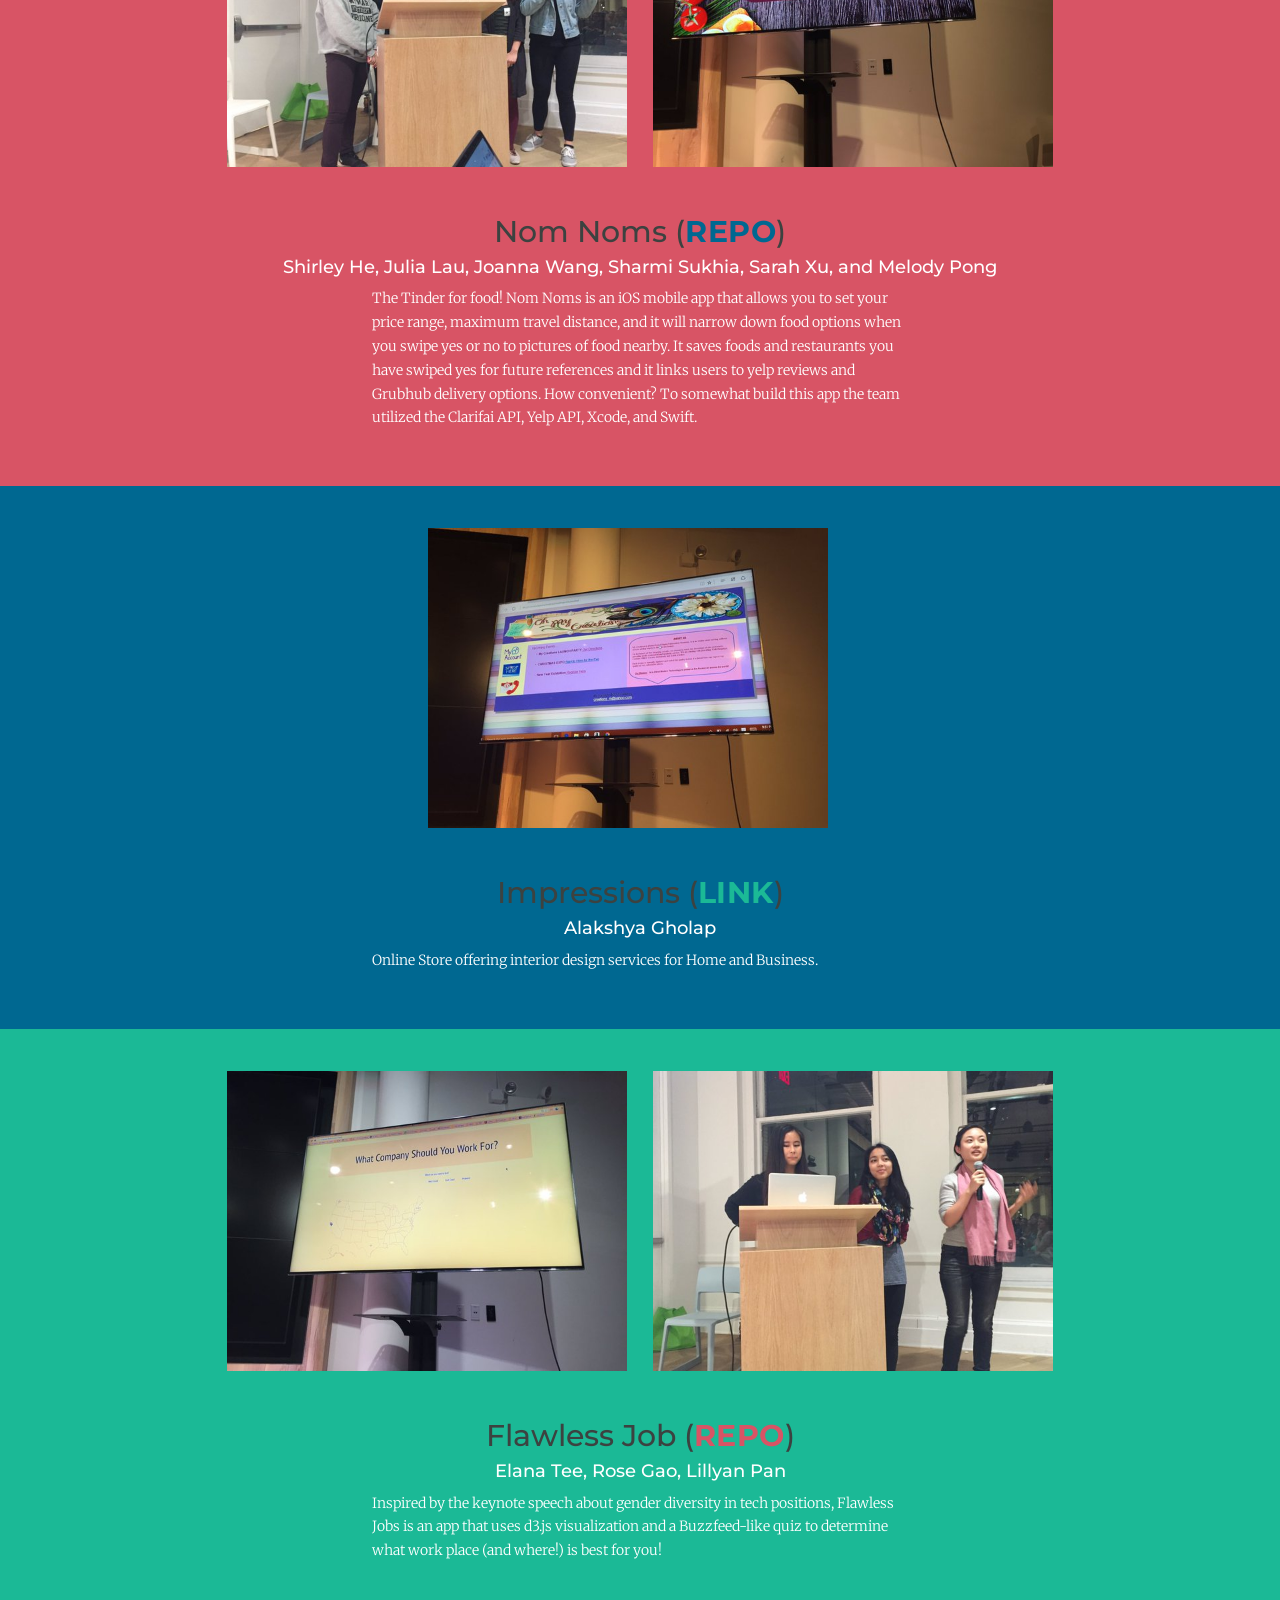
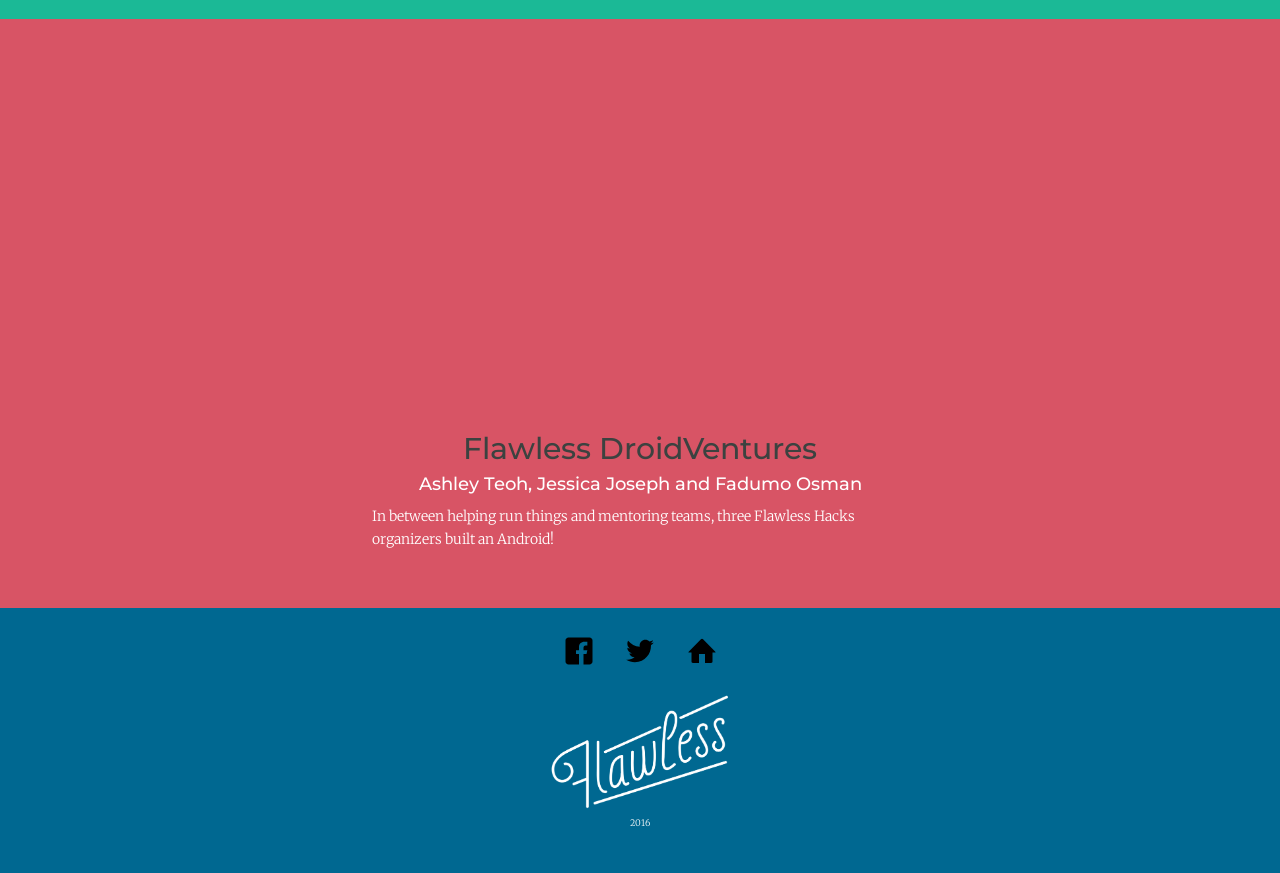
<file: hacks.html>
<!doctype html>
<html>
  <head>
    <meta charset="UTF-8">
    <meta name="description" content="Website for Flawless Hackathon">
    <meta name="keywords" content="hackathon, women in computing, women hackathon">
    <title>Flawless Hacks</title>
    <link rel="stylesheet" href="https://maxcdn.bootstrapcdn.com/bootstrap/3.3.5/css/bootstrap.min.css" integrity="sha512-dTfge/zgoMYpP7QbHy4gWMEGsbsdZeCXz7irItjcC3sPUFtf0kuFbDz/ixG7ArTxmDjLXDmezHubeNikyKGVyQ==" crossorigin="anonymous">
    <link rel="stylesheet" href="style/animate.css">
    <link rel="stylesheet" href="style/component.css">

    <link rel="stylesheet" href="style/dayof.css">
    <link rel="icon" type="image/png" href="assets/favicon.ico">


    <link rel="stylesheet" type="text/css" href="style/jcarousel.hacks.css">

        <script type="text/javascript" src="assets/jquery.js"></script>
        <script type="text/javascript" src="assets/jquery.jcarousel.min.js"></script>

        <script type="text/javascript" src="assets/jcarousel.responsive.js"></script>

    <style>
    p{
      padding-left: 15em;
      padding-right: 15em;
    }
    .navbar {
      background-color: rgba(60,66,64, 0.8);
    }

    </style>
    <script>
      (function(i,s,o,g,r,a,m){i['GoogleAnalyticsObject']=r;i[r]=i[r]||function(){
      (i[r].q=i[r].q||[]).push(arguments)},i[r].l=1*new Date();a=s.createElement(o),
      m=s.getElementsByTagName(o)[0];a.async=1;a.src=g;m.parentNode.insertBefore(a,m)
      })(window,document,'script','https://www.google-analytics.com/analytics.js','ga');

      ga('create', 'UA-69840407-5', 'auto');
      ga('send', 'pageview');

    </script>
  </head>



  <body id="page-top" data-spy="scroll" data-target=".navbar-fixed-top">


        <nav class="navbar navbar-default navbar-fixed-top cl-effect-17"  role="navigation">
            <div class="container">
                   <div class="container">

                <div class="navbar-header page-scroll">
                    <button type="button" class="navbar-toggle" data-toggle="collapse" data-target=".navbar-ex1-collapse">
                        <span class="sr-only">Toggle navigation</span>
                        <span class="icon-bar"></span>
                        <span class="icon-bar"></span>
                        <span class="icon-bar"></span>
                    </button>
                </div>

        <!-- Collect the nav links, forms, and other content for toggling -->
                <div class="collapse navbar-collapse navbar-ex1-collapse">
                    <ul class="nav navbar-nav">
                        <!-- Hidden li included to remove active class from about link when scrolled up past about section -->
                        <li>
                            <a class="page-scroll" href="thankyou.html"><img src = "assets/images/dayoficon.png" style = "height:20px;"></a>
                        </li>
                        <li>
                            <a class="page-scroll" href="hacks.html">Hacks</a>
                        </li>
                        <li>
                            <a class="page-scroll" href="sponsors.html">Sponsors</a>
                        </li>



                    </ul>
                </div>
                <!-- /.navbar-collapse -->

              </div>


        <!-- /.container -->
    </nav>


<section class="hacksheader row">
  <div class = "col-md-12" style = "text-align:center;">    <img src = "assets/images/hacks.png" width = "300px" style="margin-bottom:30px"><br>
  </div>
</section>

<section class="hacks row" style = "background-color:#1BB996">
<div class = "col-md-12">
  <img src = "assets/hacks/mybey-1.jpg" height = "300px" style ="margin-right:2%;">
  <img src = "assets/hacks/mybey-2.jpg" height = "300px">

</div>
<div class = "col-md-12 hacktext">
  <h2 style = "color:#3C4240;">My Bey (<a href="http://github.com/ramda2/myBey">REPO</a>)</h2>
  <h4>Alexa Rockwell, David Ankin, Angelie Ramdial, Shloka Kini</h4>
  <p>My Bey is a Beyoncé chat bot that uses machine learning, sentiment analysis, and a Beyoncé gif library to allow you to chat with Beyoncé!</p>
  <br>
  <p>We asked: "hello how are you doing?"<br>My Bey says:"looking so crazy in love"</p>
</div>
</section>
<section class="hacks row" style = "background-color:#D85465">
<div class = "row">
<div class = "col-md-12">
  <img src = "assets/hacks/tabulous-1.jpg" height = "300px" style ="margin-right:2%;">
  <img src = "assets/hacks/tabulous-2.jpg" height = "300px">

</div>
</div>
<div class = "col-md-12 hacktext">
  <h2 style = "color:#3C4240;">Tabulous Women</h2>
  <h4>Adisa Narula, Avika Narula, Megha Madan, Savannah Lim</h4>
  <p>Chrome extension that displays a quote from a badass woman when you open a new tab!  </p>
</div>
</section>
<section class="hacks row" style = "background-color:#006891">

<div class = "col-md-12">
  <img src = "assets/hacks/jokesarelike-1.jpg" height = "300px" style ="margin-right:2%;">
  <img src = "assets/hacks/jokesarelike-2.jpg" height = "300px">
</div>
<div class = "col-md-12 hacktext3">
  <h2 style = "color:#3C4240;">JokesAreLike (<a href="https://twitter.com/jokesarelike">LINK</a>)</h2>
  <h4>Leor Freedman</h4>
  <p>Jokes are all about juxtaposition! Using the Twitter API and a random noun API, the JokesAreLike Twitter Bot tweets joke setups. You're invited to create the punchline! </p>
</div>
</section>

<section class="hacks row" style = "background-color:#1BB996">

<div class = "col-md-12">
  <img src = "assets/hacks/where-1.jpg" height = "300px" style ="margin-right:2%;">
  <img src = "assets/hacks/where-2.jpg" height = "300px">

</div>
<div class = "col-md-12 hacktext">
  <h2 style = "color:#3C4240;">Where are you from?</h2>
  <h4>Rebecca Brunsberg, Amnah Ahmad, Surbhi Lohia, Richa Gode</h4>
  <p>Uses the Twilio API to create a SMS messaging service that replies to your text and asks where you are from based on your area code. The program responds with state specific responses. It uses Heroku to host a server which interacts with Twilio. </p><br>
  <p> Want to try it out? Text +13476868254!</p>
</div>
</section>

<section class="hacks row" style = "background-color:#D85465">

<div class = "col-md-12">
  <img src = "assets/hacks/fem-1.jpg" height = "300px" style ="margin-right:2%;">
  <img src = "assets/hacks/fem-2.jpg" height = "300px">

</div>
<div class = "col-md-12 hacktext2">
  <h2 style = "color:#3C4240;">FemBites (<a href="https://preview.c9users.io/carolchau/soundbites/index.html?_c9_id=livepreview0&_c9_host=https://ide.c9.io">LINK</a>)</h2>
  <h4>Rina Schiller, Lily Caplan, Carol Chau, Cherin Oh </h4>
  <p>Simply put, the FemBits team felt an urgency to expose the ever present sexism in politics. So for your benefit, oh humble female citizens, they created Fembites! Fembites is an app and website that displays six images of some of the most influential politicians in America.</p><br>
  <p> When clicking on one of these images, a soundbite will play something sexist, misogynist, or just out-right offensive to women. FemBits hopes these sound bites will make you laugh, question, or have utter disgust towards these politicians. Also don’t be afraid to click the question box.</p></div>
</section>
<section class="hacks row" style = "background-color:#006891">

<div class = "col-md-12">
  <img src = "assets/hacks/spaghetti-1.jpg" height = "300px" style ="margin-right:2%;">
  <img src = "assets/hacks/spaghetti-2.jpg" height = "300px">

</div>
<div class = "col-md-12 hacktext3">
  <h2 style = "color:#3C4240;">Spaghetti (<a href="https://github.com/mdfanelle/Spaghetti">REPO</a>)</h2>
  <h4>Rosheen Chaudhry, Maria Fanelle</h4>
  <p>Spaghetti is a web app that tailors job search results to college students.  It removes job results not applicable to someone in college.</p>
</div>
</section>
<section class="hacks row" style = "background-color:#1BB996">

<div class = "col-md-12">
  <img src = "assets/hacks/hello-1.jpg" height = "300px" style ="margin-right:2%;">

</div>
<div class = "col-md-12 hacktext">
  <h2 style = "color:#3C4240;">HelloCity!</h2>
  <h4>Francisca Augusto, Abigail Banting, Laisa Barros, Daisy Zheng</h4>
  <p>HelloCity! is a project related to planning trips for people that have an agenda throughout the day and can get notified of what route to take from where they are.</p></div>
</section>
<section class="hacks row" style = "background-color:#D85465">

<div class = "col-md-12">
  <video controls>
  <source src="assets/hacks/buddy.mp4" type="video/mp4">
</video>
</div>
<div class = "col-md-12 hacktext">
  <h2 style = "color:#3C4240;">Garbage Buddy</h2>
  <h4>Rui Yang, Jenna Denker, Sarah Thompson, Michele Hu, Ashley Arnold, Vicky Chen</h4>
<p>
Garbage buddy wants to get his groove on, but he needs inspiration. His dance moves are completely unoriginal. That's where you come in. Let the music take you and start swinging your arms with abandon: Garbage Buddy will follow! We've hacked this pile of scraps into a pretty attentive dance partner using Xbox Kinect and Arduino.</p>
</div>
</section>

<section class="hacks row" style = "background-color:#006891">

<div class = "col-md-12">
  <img src = "assets/hacks/rendezvous-1.jpg" height = "300px" style ="margin-right:2%;">
  <img src = "assets/hacks/rendezvous-2.jpg" height = "300px">

</div>
</div>

<div class = "col-md-12 hacktext3">
  <h2 style = "color:#3C4240;">Rendezvous (<a href="http://github.com/ml4963/Rendezvous">REPO</a>)</h2>
  <h4>Michelle Lam, Ammy Lin, Ellie Ly</h4>
<p>Rendezvous is an app that simplifies plan making with friends!</p>
</div>

</div>
</section>
<section class="hacks row" style = "background-color:#1BB996">


<div class = "col-md-12">
  <img src = "assets/hacks/fig-1.jpg" height = "300px" style ="margin-right:2%;">
  <img src = "assets/hacks/fig-2.jpg" height = "300px">

</div>
<div class = "col-md-12 hacktext2">
  <h2 style = "color:#3C4240;">FigLeaf (<a href="http://github.com/rempkay/SpoiledHack">REPO</a>)</h2>
  <h4>Rempee Kalia, Erika Yasumaru, Clare Pak, Panchampreet Kaur</h4>
  <p>FigLeaf is a Chrome extension which blocks spoilers for movies, currently, The Hunger Games. For any website visited, if the chrome icon is clicked, it will block all character names.
  </p></div>

</section>
  <section class="hacks row" style = "background-color:#D85465">

<div class = "col-md-12">

  <img src = "assets/hacks/nomnoms-1.jpg" height = "300px" style ="margin-right:2%;">
  <img src = "assets/hacks/nomnoms-2.jpg" height = "300px">

</div>

<div class = "col-md-12 hacktext2">
  <h2 style = "color:#3C4240;">Nom Noms (<a href="http://github.com/rempkay/SpoiledHack/tree/phase1">REPO</a>)</h2>
  <h4>Shirley He, Julia Lau, Joanna Wang, Sharmi Sukhia, Sarah Xu, and Melody Pong</h4>
  <p>The Tinder for food!  Nom Noms is an iOS mobile app that allows you to set your price range, maximum travel distance, and it will narrow down food options when you swipe yes or no to pictures of food nearby. It saves foods and restaurants you have swiped yes for future references and it links users to yelp reviews and Grubhub delivery options. How convenient? To somewhat build this app the team utilized the Clarifai API, Yelp API, Xcode, and Swift. </p>
</div>
</section>
<section class="hacks row" style = "background-color:#006891">
<div class = "col-md-12">
  <img src = "assets/hacks/impressions-1.jpg" height = "300px" style ="margin-right:2%;">

</div>

<div class = "col-md-12 hacktext3">
  <h2 style = "color:#3C4240;">Impressions (<a href="http://webpage.pace.edu/ag30229n/FinalProject/home.html">LINK</a>)</h2>
  <h4>Alakshya Gholap</h4>
  <p>Online Store offering interior design services for Home and Business.</p>
</div>
</section>

<section class="hacks row" style = "background-color:#1BB996">

<div class = "col-md-12">
  <img src = "assets/hacks/job-1.jpg" height = "300px" style ="margin-right:2%;">
  <img src = "assets/hacks/job-2.jpg" height = "300px">

</div>

<div class = "col-md-12 hacktext">
  <h2 style = "color:#3C4240;">Flawless Job (<a href="http://github.com/LillyanPan/tech-women">REPO</a>)</h2>
  <h4>Elana Tee, Rose Gao, Lillyan Pan</h4>
<p>Inspired by the keynote speech about gender diversity in tech positions, Flawless Jobs is an app that uses d3.js visualization and a Buzzfeed-like quiz to determine what work place (and where!) is best for you!</p>
</div>
</section>
<section class="hacks row" style = "background-color:#D85465">


<div class = "col-md-12">
<iframe width="560" height="315" src="https://www.youtube.com/embed/D-SOv_8tuog" frameborder="0" allowfullscreen></iframe>
</div>
<div class = "col-md-12 hacktext">
  <h2 style = "color:#3C4240;">Flawless DroidVentures</h2>
  <h4>Ashley Teoh, Jessica Joseph and Fadumo Osman</h4>
  <p>In between helping run things and mentoring teams, three Flawless Hacks organizers built an Android! </p>
</div>
</section>



<footer class="footer row col-md-12">
     <a class="social-media" href="https://www.facebook.com/events/1063550683720049/">
       <img class="social-media" src="./assets/fonts/facebook.svg"/>
     </a>
     <a class="social-media" href="https://twitter.com/flawlesshack">
       <img class="social-media" src="./assets/fonts/twitter.svg"/>
     </a>
     <a class="social-media" href="http://flawlesshacks.com/">
       <img class="social-media" src="./assets/fonts/home.svg"/>
     </a>
     <br>
     <img src = "assets/images/flawless.png" width = "180px">
     <p style="font-size:9px">2016</p>
   </footer>


</body>
</html>
</file>
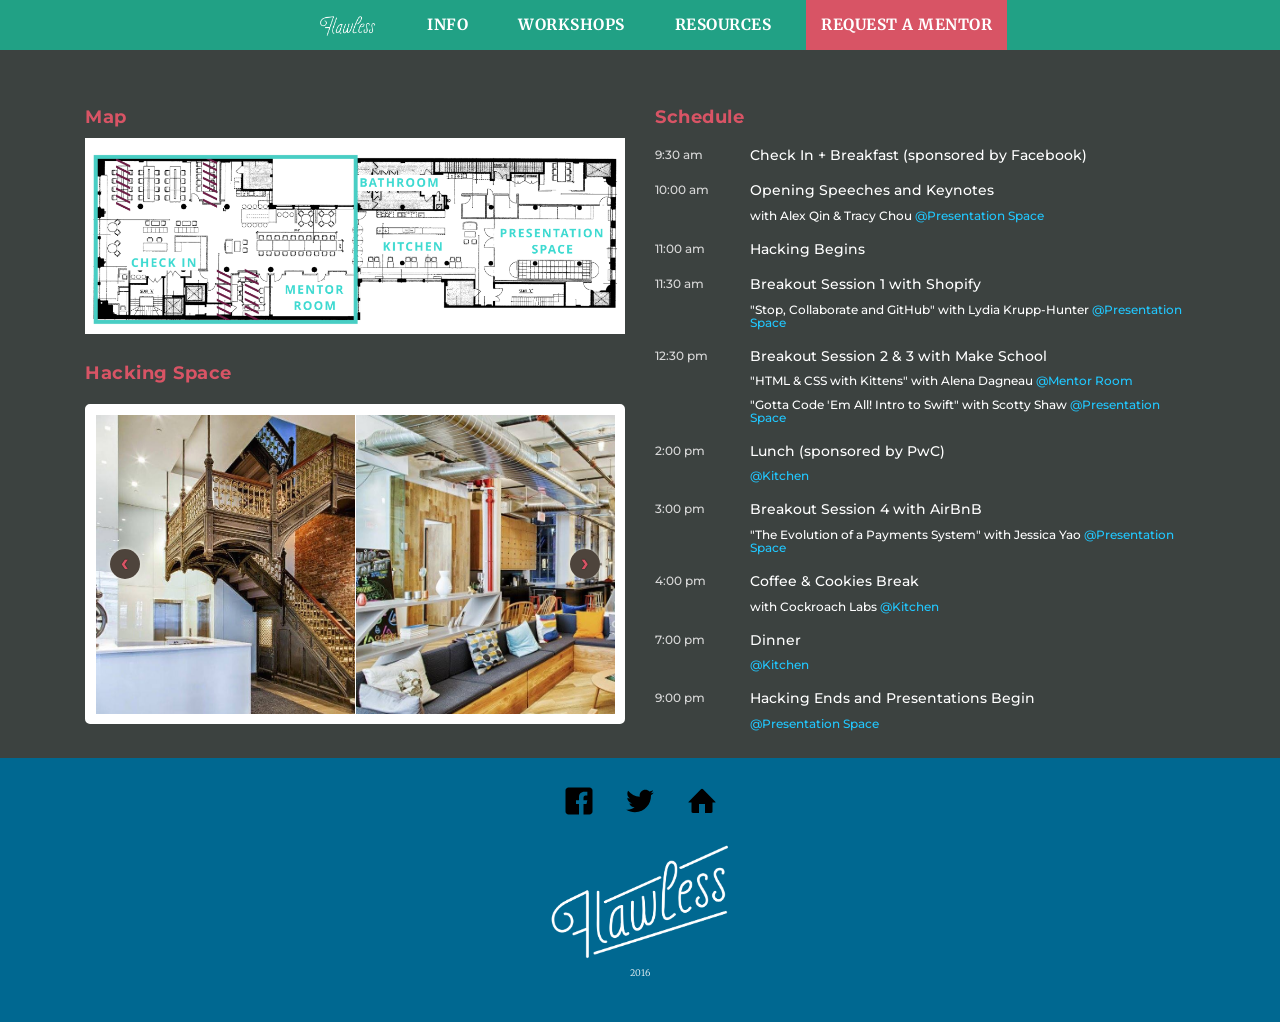
<file: info.html>
<!doctype html>
<html>
  <head>
    <meta charset="UTF-8">
    <meta name="description" content="Website for Flawless Hackathon">
    <meta name="keywords" content="hackathon, women in computing, women hackathon">
    <title>Flawless Hacks</title>
    <link rel="stylesheet" href="https://maxcdn.bootstrapcdn.com/bootstrap/3.3.5/css/bootstrap.min.css" integrity="sha512-dTfge/zgoMYpP7QbHy4gWMEGsbsdZeCXz7irItjcC3sPUFtf0kuFbDz/ixG7ArTxmDjLXDmezHubeNikyKGVyQ==" crossorigin="anonymous">
    <link rel="stylesheet" href="style/animate.css">
    <link rel="stylesheet" href="style/component.css">

    <link rel="stylesheet" href="style/dayof.css">
    <link rel="icon" type="image/png" href="assets/favicon.ico">
    <link rel="stylesheet" type="text/css" href="style/jcarousel.responsive.css">

        <script type="text/javascript" src="assets/jquery.js"></script>
        <script type="text/javascript" src="assets/jquery.jcarousel.min.js"></script>

        <script type="text/javascript" src="assets/jcarousel.responsive.js"></script>


  </head>



  <body id="page-top" data-spy="scroll" data-target=".navbar-fixed-top">

    <nav class="navbar navbar-default navbar-fixed-top cl-effect-17"  role="navigation">
        <div class="container">
               <div class="container">

            <div class="navbar-header page-scroll">
                <button type="button" class="navbar-toggle" data-toggle="collapse" data-target=".navbar-ex1-collapse">
                    <span class="sr-only">Toggle navigation</span>
                    <span class="icon-bar"></span>
                    <span class="icon-bar"></span>
                    <span class="icon-bar"></span>
                </button>
            </div>

    <!-- Collect the nav links, forms, and other content for toggling -->
            <div class="collapse navbar-collapse navbar-ex1-collapse">
                <ul class="nav navbar-nav">
                    <!-- Hidden li included to remove active class from about link when scrolled up past about section -->
                    <li>
                        <a class="page-scroll" href="dayof.html"><img src = "assets/images/dayoficon.png" style = "height:20px;"></a>
                    </li>
                    <li>
                        <a class="page-scroll" href="info.html">Info</a>
                    </li>
                    <li>
                        <a class="page-scroll" href="workshops.html">Workshops</a>
                    </li>

                    <li>
                        <a class="page-scroll" href="resources.html">Resources</a>
                    </li>
                    <li>
                      <a href = "request.html" style = "background-color:#d85465">Request a Mentor</a>

                    </li>

                </ul>
            </div>
            <!-- /.navbar-collapse -->

          </div>


    <!-- /.container -->
</nav>


<section class="info row">
  <div class = "col-md-6">
    <h4><a href ="assets/images/rise_map.pdf">Map</a></h4>
    <img src = "assets/images/map.png" style = "width:100%;">

    <h4 style="margin-top:30px;margin-bottom:0px"><a href ="https://thinkrise.com/newyork.html">Hacking Space</a></h4>

    <div class="jcarousel-wrapper">
        <div class="jcarousel">
            <ul>
                <li><img src="assets/images/space/entrance.png" alt="Entrance"></li>

                <li><img src="assets/images/space/mainspace.png" alt="Mainspace"></li>
                <li><img src="assets/images/space/presentation.png" alt="Image 3"></li>
                <li><img src="assets/images/space/mentor.png" alt="Image 4"></li>
                <li><img src="assets/images/space/kitchen.png" alt="Image 5"></li>
            </ul>
        </div>
        <a href="#" class="jcarousel-control-prev">&lsaquo;</a>
        <a href="#" class="jcarousel-control-next">&rsaquo;</a>

      <!--  <p class="jcarousel-pagination"></p>-->
    </div>

  </div>

  <div class = "col-md-6">
    <h4><a href = "assets/images/fh_sched.pdf">Schedule</a></h4>
<div class = "row">
    <div class="col-sm-2 time"><h6>9:30 am</h6></div>
    <div class="col-sm-10"><h5>Check In + Breakfast (sponsored by Facebook)</h5></div>
</div>
<div class = "row">

    <div class="col-sm-2 time"><h6>10:00 am</h6></div>
      <div class="col-sm-10"><h5>Opening Speeches and Keynotes</h5>
    <h6> with Alex Qin & Tracy Chou <span class = "location">@Presentation Space</span></div>
</div>
<div class = "row">

      <div class="col-sm-2 time"><h6>11:00 am</h6></div>

        <div class="col-sm-10"><h5>Hacking Begins</h5></div>
</div>
<div class = "row">

        <div class="col-sm-2 time"><h6>11:30 am</h6></div>
        <div class="col-sm-10"><h5>Breakout Session 1 with Shopify</h5><h6>"Stop, Collaborate and GitHub" with Lydia Krupp-Hunter <span class = "location">@Presentation Space</span></h6></div>
</div>
<div class = "row">

        <div class="col-sm-2 time"><h6>12:30 pm</h6></div>

          <div class="col-sm-10"><h5>Breakout Session 2 & 3 with Make School</h5><h6>"HTML & CSS with Kittens" with Alena Dagneau <span class = "location">@Mentor Room</span></h6>
          <h6>"Gotta Code 'Em All! Intro to Swift" with Scotty Shaw <span class = "location">@Presentation Space</span></h6></div>
</div>
<div class = "row">


          <div class="col-sm-2 time"><h6>2:00 pm</h6></div>

          <div class="col-sm-10"><h5>Lunch (sponsored by PwC)</h5>
          <h6 class = "location">@Kitchen</h6>
          </div>
</div>
<div class = "row">

          <div class="col-sm-2 time"><h6>3:00 pm</h6></div>
          <div class="col-sm-10"><h5>Breakout Session 4 with AirBnB</h5><h6>"The Evolution of a Payments System" with Jessica Yao <span class = "location">@Presentation Space</span></h6></div>
</div>
<div class = "row">

          <div class="col-sm-2 time"><h6>4:00 pm</h6></div>
          <div class="col-sm-10"><h5>Coffee & Cookies Break</h5>
          <h6> with Cockroach Labs <span class = "location">@Kitchen</span></div>
</div>
<div class = "row">

            <div class="col-sm-2 time"><h6>7:00 pm</h6></div>

          <div class="col-sm-10"><h5>Dinner</h5><h6 class = "location">@Kitchen</h6></div>
</div><div class = "row">

          <div class="col-sm-2 time"><h6>9:00 pm</h6></div>
          <div class="col-sm-10"><h5>Hacking Ends and Presentations Begin</h5><h6 class = "location">@Presentation Space</h6></div>
</div>
  </div>

  </div>
</section>

<footer class="footer row col-md-12">
     <a class="social-media" href="https://www.facebook.com/events/1063550683720049/">
       <img class="social-media" src="./assets/fonts/facebook.svg"/>
     </a>
     <a class="social-media" href="https://twitter.com/flawlesshack">
       <img class="social-media" src="./assets/fonts/twitter.svg"/>
     </a>
     <a class="social-media" href="http://flawlesshacks.com/">
       <img class="social-media" src="./assets/fonts/home.svg"/>
     </a>
     <br>
     <img src = "assets/images/flawless.png" width = "180px">
     <p style="font-size:9px">2016</p>
   </footer>


<script>!function(d,s,id){var js,fjs=d.getElementsByTagName(s)[0],p=/^http:/.test(d.location)?'http':'https';if(!d.getElementById(id)){js=d.createElement(s);js.id=id;js.src=p+"://platform.twitter.com/widgets.js";fjs.parentNode.insertBefore(js,fjs);}}(document,"script","twitter-wjs");</script>

</body>
</html>
</file>
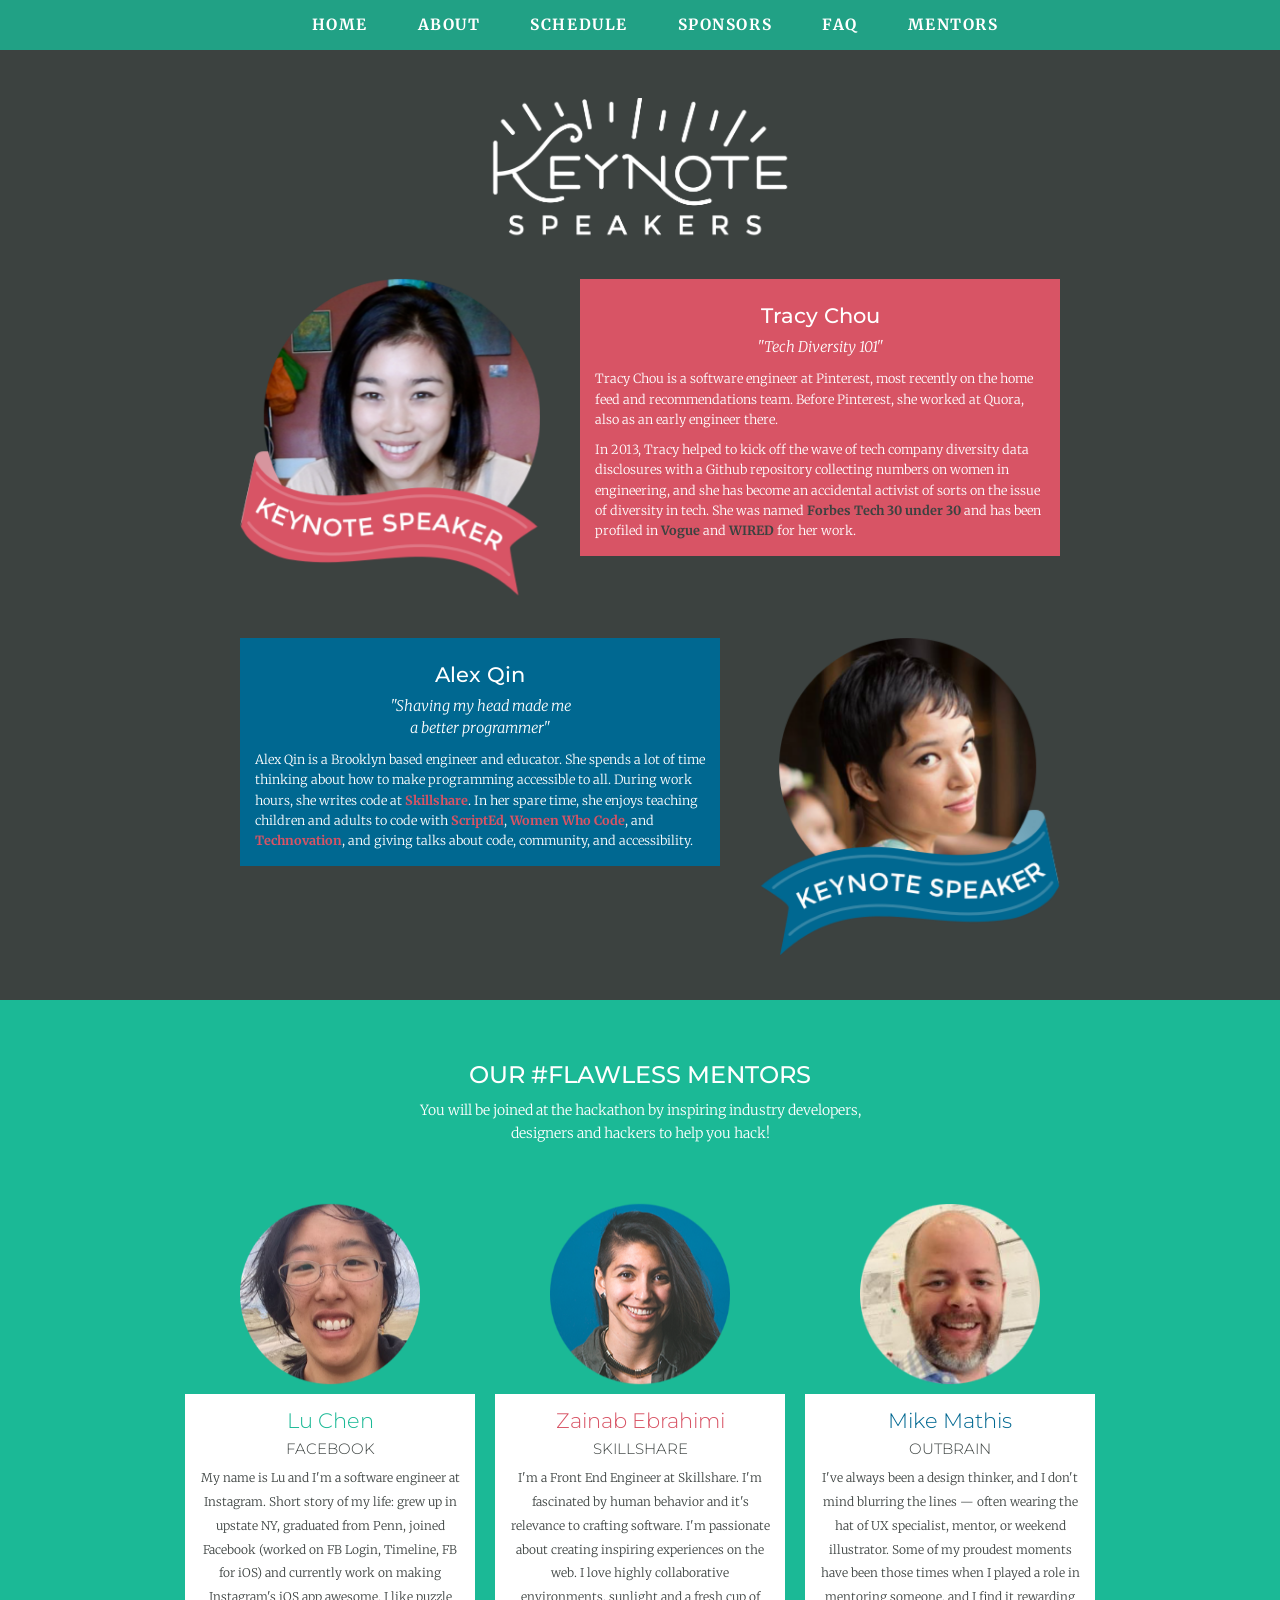
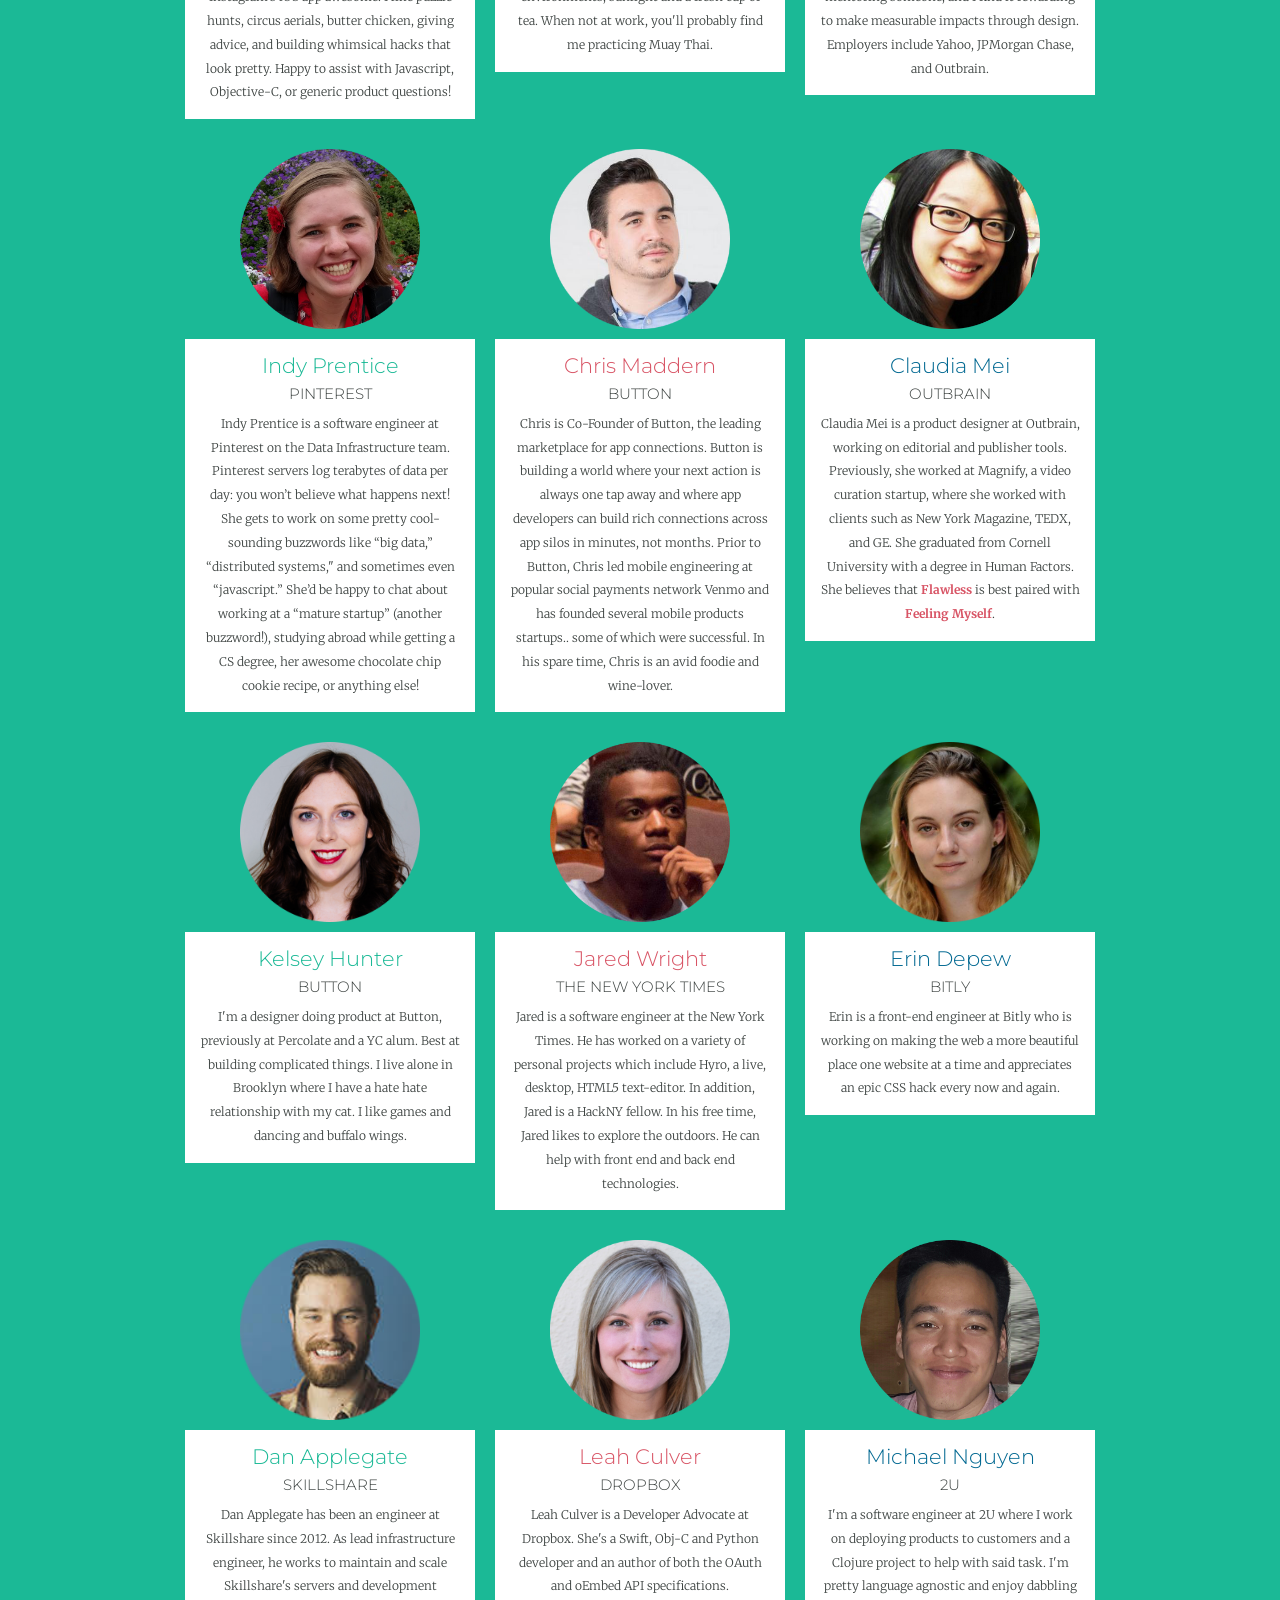
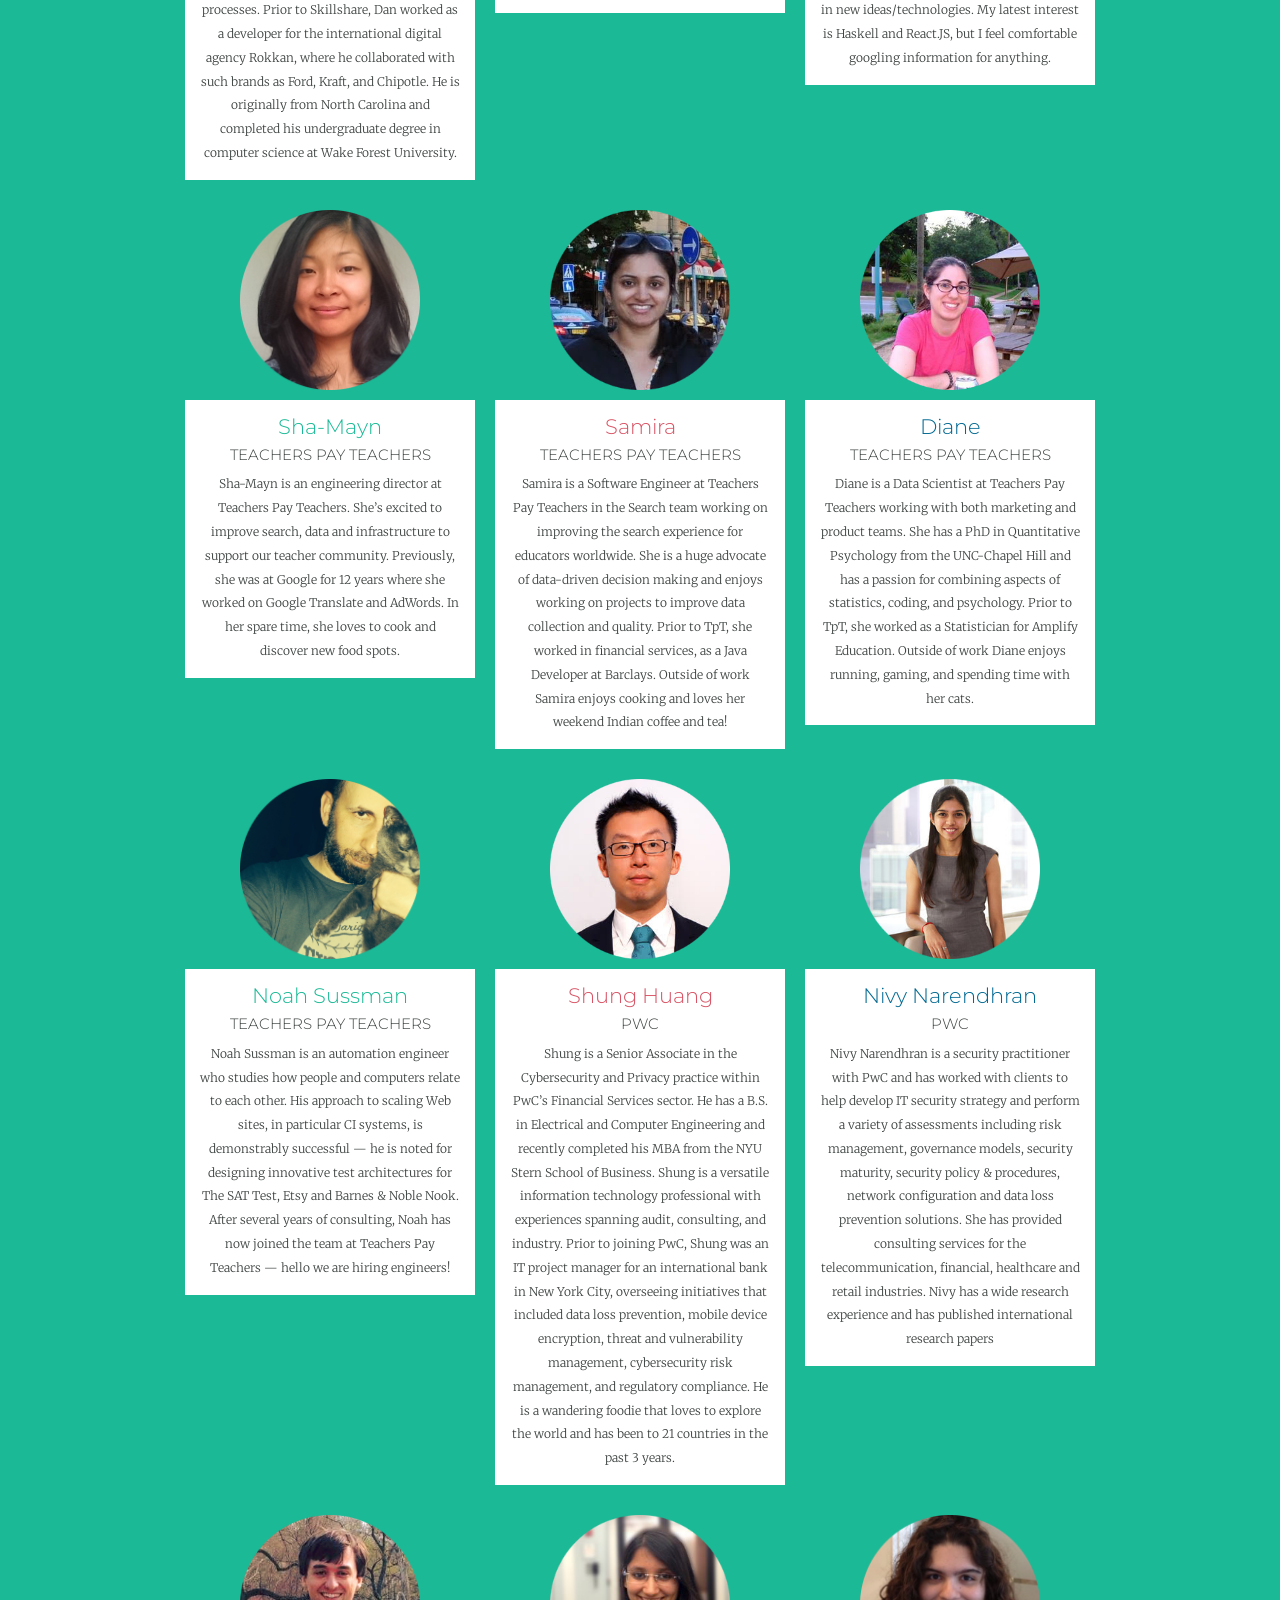
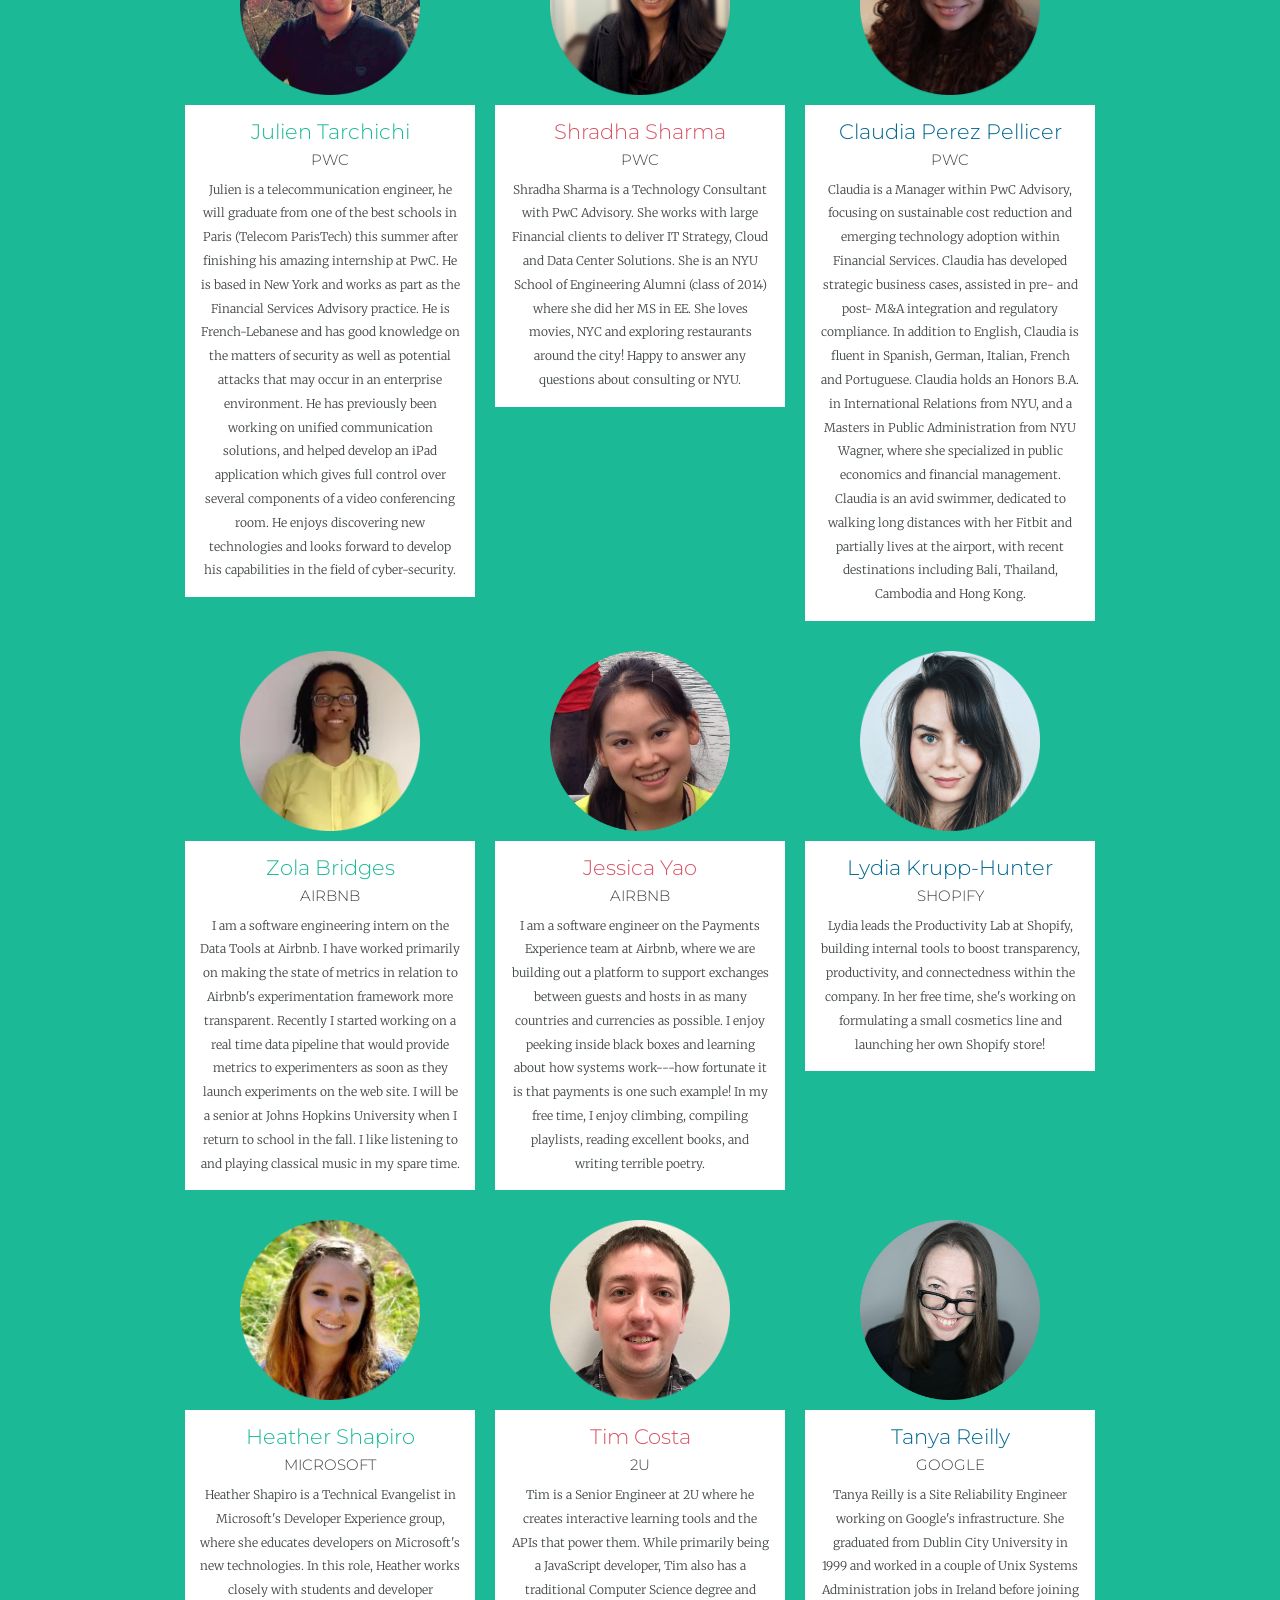
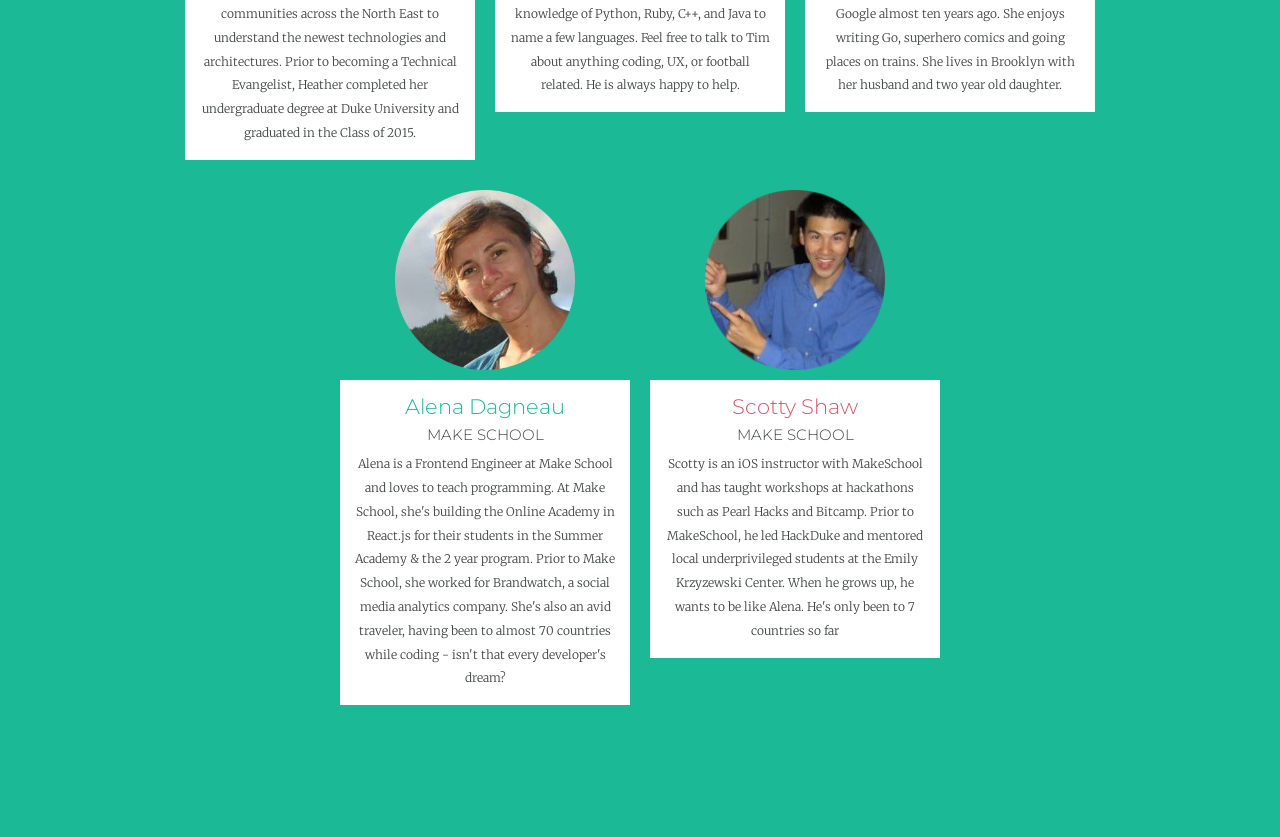
<file: mentors.html>
<!doctype html>
<html>
  <head>
    <meta charset="UTF-8">
    <meta name="description" content="Website for Flawless Hackathon">
    <meta name="keywords" content="hackathon, women in computing, women hackathon">
    <title>Flawless Hacks</title>
    <link rel="stylesheet" href="https://maxcdn.bootstrapcdn.com/bootstrap/3.3.5/css/bootstrap.min.css" integrity="sha512-dTfge/zgoMYpP7QbHy4gWMEGsbsdZeCXz7irItjcC3sPUFtf0kuFbDz/ixG7ArTxmDjLXDmezHubeNikyKGVyQ==" crossorigin="anonymous">
    <link rel="stylesheet" href="style/animate.css">
    <link rel="stylesheet" href="style/component.css">

    <link rel="stylesheet" href="style/style.css">
    <link rel="icon" type="image/png" href="assets/favicon.ico">


  </head>



  <body id="page-top" data-spy="scroll" data-target=".navbar-fixed-top">

    <nav class="navbar navbar-default navbar-fixed-top cl-effect-17"  role="navigation">
        <div class="container">
               <div class="container">

            <div class="navbar-header page-scroll">
                <button type="button" class="navbar-toggle" data-toggle="collapse" data-target=".navbar-ex1-collapse">
                    <span class="sr-only">Toggle navigation</span>
                    <span class="icon-bar"></span>
                    <span class="icon-bar"></span>
                    <span class="icon-bar"></span>
                </button>
            </div>

    <!-- Collect the nav links, forms, and other content for toggling -->
            <div class="collapse navbar-collapse navbar-ex1-collapse">
                <ul class="nav navbar-nav">
                    <!-- Hidden li included to remove active class from about link when scrolled up past about section -->
                    <li>
                        <a class="page-scroll" href="index.html">Home</a>
                    </li>
                    <li>
                        <a class="page-scroll" href="index.html#about">About</a>
                    </li>
                    <li>
                        <a class="page-scroll" href="index.html#schedule">Schedule</a>
                    </li>

                    <li>
                        <a class="page-scroll" href="index.html#sponsor">Sponsors</a>
                    </li>

                    <li>
                        <a class="page-scroll" href="index.html#faq">FAQ</a>
                    </li>
                    <li>
                        <a href="mentors.html">Mentors</a>
                    </li>
                </ul>
            </div>
            <!-- /.navbar-collapse -->

          </div>


    <!-- /.container -->
</nav>


<section class="keynote row col-md-12" >

    <img src = "assets/images/keynote.png" width = "300px" style="margin-bottom:30px">

    <div class="flexcontainer">
        <div class="keynote">
            <img width="300px" src = "assets/mentors/tracychou_keynote.png" class="animated fadeInDown">
        </div>

        <div class="keynote">
            <div class="keynotetext" id="tracy" style="background-color:#d85465">
                <div style="max-width:340px margin-bottom:-10px" >
                    <h3 style="font-size:16pt; font-family:Montserrat, serif;"> Tracy Chou </h3>
                    <span style="font-family:Merriweather, sans-serif; font-style:italic; font-size:11pt;">"Tech Diversity 101"</span>
                    <hr>
                </div>
                <p>Tracy Chou is a software engineer at Pinterest, most recently on the home feed and recommendations team. Before Pinterest, she worked at Quora, also as an early engineer there.</p>

                <p>In 2013, Tracy helped to kick off the wave of tech company diversity data disclosures with a Github repository collecting numbers on women in engineering, and she has become an accidental activist of sorts on the issue of diversity in tech. She was named <a href="http://www.forbes.com/special-report/2014/30-under-30/technology.html">Forbes Tech 30 under 30</a> and has been profiled in <a href="http://www.vogue.com/4537369/pinterest-tracy-chou-silicon-valley/">Vogue</a> and <a href="http://www.wired.com/2015/04/tracy-chou/">WIRED</a> for her work.</p>
            </div>
        </div>

        <div class="keynote">

            <div class="keynotetext">
                <div style="max-width:340px">
        <h3 style="font-size:16pt; font-family:Montserrat, serif;"> Alex Qin </h3>
        <span style="font-family:Merriweather, sans-serif; font-style:italic; font-size:11pt;">"Shaving my head made me<br> a better programmer"</span>
        <hr>
                </div>
        <p style="text-align:left">Alex Qin is a Brooklyn based engineer and educator. She spends a lot of time thinking about how to make programming accessible to all. During work hours, she writes code at <a href="http://skillshare.com">Skillshare</a>. In her spare time, she enjoys teaching children and adults to code with <a href="http://scripted.org">ScriptEd</a>, <a href="http://womenwhocode.com">Women Who Code</a>, and <a href="http://technovationchallenge.org">Technovation</a>, and giving talks about code, community, and accessibility.</p>
            </div>
        </div>
         <div class="keynote">
        <img width="300px" src = "assets/mentors/alexqin_keynote.png" class="animated fadeInDown">
        </div>
    </div>
</section>




<section class="mentor row col-md-12" >
    <h3> OUR #FLAWLESS MENTORS </h3>
    <div style="max-width: 450px; color: white">
    You will be joined at the hackathon by inspiring industry developers, designers and hackers to help you hack!
    </div>
    <br><br>
<div class="flexcontainer">
    <!--
    <div class="mentorcard">
    <img src = "assets/mentors/alexqin.png" class="animated fadeInDown grayscale">
    <div class="cardtext">
    <span class="name" style="color:#006891"> Alex Qin </span>
    <span class="company"> SKILLSHARE</span>
    Alex Qin is a Brooklyn based engineer and educator. She spends a lot of time thinking about how to make programming accessible to all. During work hours, she writes code at <a href="http://skillshare.com">Skillshare</a>. In her spare time, she enjoys teaching children and adults to code with <a href="http://scripted.org">ScriptEd</a>, <a href="http://womenwhocode.com">Women Who Code</a>, and <a href="http://technovationchallenge.org">Technovation</a>, and giving talks about code, community, and accessibility.
    </div>
    </div>
-->

    <div class="mentorcard">
    <img src = "assets/mentors/luchen.png" class="animated fadeInDown grayscale">
    <div class="cardtext">
    <span class="name" style="color:#1bb996"> Lu Chen </span>
    <span class="company"> FACEBOOK</span>
    My name is Lu and I'm a software engineer at Instagram. Short story of my life: grew up in upstate NY, graduated from Penn, joined Facebook (worked on FB Login, Timeline, FB for iOS) and currently work on making Instagram's iOS app awesome. I like puzzle hunts, circus aerials, butter chicken, giving advice, and building whimsical hacks that look pretty. Happy to assist with Javascript, Objective-C, or generic product questions!
    </div>
    </div>

    <div class="mentorcard">
    <img src = "assets/mentors/zainab.png" class="animated fadeInDown grayscale">
    <div class="cardtext">
    <span class="name" style="color:#d85465"> Zainab Ebrahimi </span>
    <span class="company"> SKILLSHARE</span>
    I'm a Front End Engineer at Skillshare. I'm fascinated by human behavior and it's relevance to crafting software. I'm passionate about creating inspiring experiences on the web. I love highly collaborative environments, sunlight and a fresh cup of tea. When not at work, you'll probably find me practicing Muay Thai.
    </div>
    </div>

    <div class="mentorcard">
    <img src = "assets/mentors/mathis.png" class="animated fadeInDown grayscale">
    <div class="cardtext">
    <span class="name" style="color:#006891"> Mike Mathis </span>
    <span class="company"> OUTBRAIN</span>
    I've always been a design thinker, and I don't mind blurring the lines — often wearing the hat of UX specialist, mentor, or weekend illustrator. Some of my proudest moments have been those times when I played a role in mentoring someone, and I find it rewarding to make measurable impacts through design. Employers include Yahoo, JPMorgan Chase, and Outbrain.
    </div>
    </div>

    <div class="mentorcard">
    <img src = "assets/mentors/indy.png" class="animated grayscale">
    <div class="cardtext">
    <span class="name" style="color:#1bb996"> Indy Prentice </span>
    <span class="company"> PINTEREST </span>
    Indy Prentice is a software engineer at Pinterest on the Data Infrastructure team. Pinterest servers log terabytes of data per day: you won’t believe what happens next! She gets to work on some pretty cool-sounding buzzwords like “big data,” “distributed systems," and sometimes even “javascript.” She’d be happy to chat about working at a “mature startup” (another buzzword!), studying abroad while getting a CS degree, her awesome chocolate chip cookie recipe, or anything else!
    </div>
    </div>

    <div class="mentorcard">
    <img src = "assets/mentors/chris.png" class="animated grayscale">
    <div class="cardtext">
    <span class="name" style="color:#d85465"> Chris Maddern </span>
    <span class="company"> BUTTON </span>
    Chris is Co-Founder of Button, the leading marketplace for app connections. Button is building a world where your next action is always one tap away and where app developers can build rich connections across app silos in minutes, not months. Prior to Button, Chris led mobile engineering at popular social payments network Venmo and has founded several mobile products startups.. some of which were successful. In his spare time, Chris is an avid foodie and wine-lover.
    </div>
    </div>

    <div class="mentorcard">
    <img src = "assets/mentors/claudia.png" class="animated grayscale">
    <div class="cardtext">
    <span class="name" style="color:#006891"> Claudia Mei </span>
    <span class="company"> OUTBRAIN </span>
    Claudia Mei is a product designer at Outbrain, working on editorial and publisher tools. Previously, she worked at Magnify, a video curation startup, where she worked with clients such as New York Magazine, TEDX, and GE. She graduated from Cornell University with a degree in Human Factors. She believes that <a href="https://open.spotify.com/track/0zVMzJ37VQNFUNvdxxat2E">Flawless</a> is best paired with <a href="https://open.spotify.com/track/5fyIGoaaKelzdyW8ELhYJZ">Feeling Myself</a>.
    </div>
    </div>

    <div class="mentorcard">
    <img src = "assets/mentors/kelsey.png" class="animated grayscale">
    <div class="cardtext">
    <span class="name" style="color:#1bb996"> Kelsey Hunter</span>
    <span class="company"> BUTTON </span>
    I'm a designer doing product at Button, previously at Percolate and a YC alum. Best at building complicated things. I live alone in Brooklyn where I have a hate hate relationship with my cat. I like games and dancing and buffalo wings.
    </div>
    </div>

    <div class="mentorcard">
    <img src = "assets/mentors/jared.png" class="animated grayscale">
    <div class="cardtext">
    <span class="name" style="color:#d85465"> Jared Wright </span>
    <span class="company"> THE NEW YORK TIMES </span>
    Jared is a software engineer at the New York Times. He has worked on a variety of personal projects which include Hyro, a live, desktop, HTML5 text-editor. In addition, Jared is a HackNY fellow. In his free time, Jared likes to explore the outdoors. He can help with front end and back end technologies.
    </div>
    </div>

    <div class="mentorcard">
    <img src = "assets/mentors/erin.png" class="animated grayscale">
    <div class="cardtext">
    <span class="name" style="color:#006891"> Erin Depew</span>
    <span class="company"> BITLY </span>
    Erin is a front-end engineer at Bitly who is working on making the web a more beautiful place one website at a time and appreciates an epic CSS hack every now and again.
    </div>
    </div>

    <div class="mentorcard">
    <img src = "assets/mentors/dan.png" class="animated grayscale">
    <div class="cardtext">
    <span class="name" style="color:#1bb996"> Dan Applegate</span>
    <span class="company"> SKILLSHARE </span>
    Dan Applegate has been an engineer at Skillshare since 2012. As lead infrastructure engineer, he​ works to maintain and scale Skillshare's servers and development processes. Prior to Skillshare, Dan worked as a developer for the international digital agency Rokkan, where he collaborated with such brands as Ford, Kraft, and Chipotle. He is originally from North Carolina and completed his undergraduate degree in computer science at Wake Forest University.
    </div>
    </div>

    <div class="mentorcard">
    <img src = "assets/mentors/leah.png" class="animated grayscale">
    <div class="cardtext">
    <span class="name" style="color:#d85465">Leah Culver</span>
    <span class="company"> DROPBOX </span>
    Leah Culver is a Developer Advocate at Dropbox. She's a Swift, Obj-C and Python developer and an author of both the OAuth and oEmbed API specifications.
    </div>
    </div>

    <div class="mentorcard">
    <img src = "assets/mentors/michael.png" class="animated grayscale">
    <div class="cardtext">
    <span class="name" style="color:#006891">Michael Nguyen</span>
    <span class="company"> 2U </span>
    I'm a software engineer at 2U where I work on deploying products to customers and a Clojure project to help with said task. I'm pretty language agnostic and enjoy dabbling in new ideas/technologies. My latest interest is Haskell and React.JS, but I feel comfortable googling information for anything.
    </div>
    </div>


    <div class="mentorcard">
    <img src = "assets/mentors/shamayn.png" class="animated grayscale">
    <div class="cardtext">
    <span class="name" style="color:#1bb996">Sha-Mayn</span>
    <span class="company"> TEACHERS PAY TEACHERS </span>
    Sha-Mayn is an engineering director at Teachers Pay Teachers. She’s excited to improve search, data and infrastructure to support our teacher community. Previously, she was at Google for 12 years where she worked on Google Translate and AdWords. In her spare time, she loves to cook and discover new food spots.
    </div>
    </div>

    <div class="mentorcard">
    <img src = "assets/mentors/samira.png" class="animated grayscale">
    <div class="cardtext">
    <span class="name" style="color:#d85465">Samira</span>
    <span class="company"> TEACHERS PAY TEACHERS </span>
    Samira is a Software Engineer at Teachers Pay Teachers in the Search team working on improving the search experience for educators worldwide. She is a huge advocate of data-driven decision making and enjoys working on projects to improve data collection and quality. Prior to TpT, she worked in financial services, as a Java Developer at Barclays. Outside of work Samira enjoys cooking and loves her weekend Indian coffee and tea!
    </div>
    </div>

    <div class="mentorcard">
    <img src = "assets/mentors/diane.png" class="animated grayscale">
    <div class="cardtext">
    <span class="name" style="color:#006891">Diane</span>
    <span class="company"> TEACHERS PAY TEACHERS</span>
    Diane is a Data Scientist at Teachers Pay Teachers working with both marketing and product teams. She has a PhD in Quantitative Psychology from the UNC-Chapel Hill and has a passion for combining aspects of statistics, coding, and psychology. Prior to TpT, she worked as a Statistician for Amplify Education. Outside of work Diane enjoys running, gaming, and spending time with her cats.

    </div>
    </div>

    <div class="mentorcard">
    <img src = "assets/mentors/noah.png" class="animated grayscale">
    <div class="cardtext">
    <span class="name" style="color:#1bb996">Noah Sussman</span>
    <span class="company"> TEACHERS PAY TEACHERS </span>
    Noah Sussman is an automation engineer who studies how people and computers relate to each other. His approach to scaling Web sites, in particular CI systems, is demonstrably successful — he is noted for designing innovative test architectures for The SAT Test, Etsy and Barnes & Noble Nook. After several years of consulting, Noah has now joined the team at Teachers Pay Teachers — hello we are hiring engineers!
      </div>
    </div>

    <div class="mentorcard">
    <img src = "assets/mentors/shung.png" class="animated grayscale">
    <div class="cardtext">
    <span class="name" style="color:#d85465">Shung Huang</span>
    <span class="company"> PWC </span>
    Shung is a Senior Associate in the Cybersecurity and Privacy practice within PwC’s Financial Services sector.  He has a B.S. in Electrical and Computer Engineering and recently completed his MBA from the NYU Stern School of Business.  Shung is a versatile information technology professional with experiences spanning audit, consulting, and industry.  Prior to joining PwC, Shung was an IT project manager for an international bank in New York City, overseeing initiatives that included data loss prevention, mobile device encryption, threat and vulnerability management, cybersecurity risk management, and regulatory compliance. He is a wandering foodie that loves to explore the world and has been to 21 countries in the past 3 years.
    </div>
    </div>

    <div class="mentorcard">
    <img src = "assets/mentors/nivy.png" class="animated grayscale">
    <div class="cardtext">
    <span class="name" style="color:#006891">Nivy Narendhran </span>
    <span class="company"> PWC </span>
    Nivy Narendhran is a security practitioner with PwC and has worked with clients to help develop IT security strategy and perform a variety of assessments including risk management, governance models, security maturity, security policy & procedures, network configuration and data loss prevention solutions. She has provided consulting services for the telecommunication, financial, healthcare and retail industries. Nivy has a wide research experience and has published international research papers
    </div>
    </div>

    <div class="mentorcard">
    <img src = "assets/mentors/julien.png" class="animated grayscale">
    <div class="cardtext">
    <span class="name" style="color:#1bb996">Julien Tarchichi </span>
    <span class="company"> PWC </span>
    Julien is a telecommunication engineer, he will graduate from one of the best schools in Paris (Telecom ParisTech) this summer after finishing his amazing internship at PwC. He is based in New York and works as part as the Financial Services Advisory practice. He is French-Lebanese and has good knowledge on the matters of security as well as potential attacks that may occur in an enterprise environment. He has previously been working on unified communication solutions, and helped develop an iPad application which gives full control over several components of a video conferencing room. He enjoys discovering new technologies and looks forward to develop his capabilities in the field of cyber-security.
    </div>
    </div>

    <div class="mentorcard">
    <img src = "assets/mentors/shradha.png" class="animated grayscale">
    <div class="cardtext">
    <span class="name" style="color:#d85465">Shradha Sharma </span>
    <span class="company"> PWC </span>
    Shradha Sharma is a Technology Consultant with PwC Advisory. She works with large Financial clients to deliver IT Strategy, Cloud and Data Center Solutions. She is an NYU School of Engineering Alumni (class of 2014) where she did her MS in EE. She loves movies, NYC and exploring restaurants around the city! Happy to answer any questions about consulting or NYU.
  </div>
    </div>

    <div class="mentorcard">
    <img src = "assets/mentors/claudiapp.png" class="animated grayscale">
    <div class="cardtext">
    <span class="name" style="color:#006891">Claudia Perez Pellicer</span>
    <span class="company"> PWC </span>
    Claudia is a Manager within PwC Advisory, focusing on sustainable cost reduction and emerging technology adoption within Financial Services. Claudia has developed strategic business cases, assisted in pre- and post- M&A integration and regulatory compliance. In addition to English, Claudia is fluent in Spanish, German, Italian, French and Portuguese.
    Claudia holds an Honors B.A. in International Relations from NYU, and a Masters in Public Administration from NYU Wagner, where she specialized in public economics and financial management. Claudia is an avid swimmer, dedicated to walking long distances with her Fitbit and partially lives at the airport, with recent destinations including Bali, Thailand, Cambodia and Hong Kong.    </div>
    </div>
    <div class="mentorcard">
    <img src = "assets/mentors/zola.png" class="animated grayscale">
    <div class="cardtext">
    <span class="name" style="color:#1bb996">Zola Bridges</span>
    <span class="company"> AIRBNB </span>
    I am a software engineering intern on the Data Tools at Airbnb. I have worked primarily on making the state of metrics in relation to Airbnb's experimentation framework more transparent. Recently I started working on a real time data pipeline that would provide metrics to experimenters as soon as they launch experiments on the web site. I will be a senior at Johns Hopkins University when I return to school in the fall. I like listening to and playing classical music in my spare time.
    </div>
    </div>

    <div class="mentorcard">
    <img src = "assets/mentors/jessica.png" class="animated grayscale">
    <div class="cardtext">
    <span class="name" style="color:#d85465">Jessica Yao</span>
    <span class="company"> AIRBNB </span>
    I am a software engineer on the Payments Experience team at Airbnb, where we are building out a platform to support exchanges between guests and hosts in as many countries and currencies as possible. I enjoy peeking inside black boxes and learning about how systems work---how fortunate it is that payments is one such example! In my free time, I enjoy climbing, compiling playlists, reading excellent books, and writing terrible poetry.
    </div>
    </div>



    <div class="mentorcard">
    <img src = "assets/mentors/lydia.png" class="animated grayscale">
    <div class="cardtext">
    <span class="name" style="color:#006891">Lydia Krupp-Hunter</span>
    <span class="company"> SHOPIFY </span>
    Lydia leads the Productivity Lab at Shopify, building internal tools to boost transparency, productivity, and connectedness within the company. In her free time, she's working on formulating a small cosmetics line and launching her own Shopify store!
    </div>
    </div>

    <div class="mentorcard">
    <img src = "assets/mentors/heather.png" class="animated grayscale">
    <div class="cardtext">
    <span class="name" style="color:#1bb996">Heather Shapiro</span>
    <span class="company"> MICROSOFT </span>
    Heather Shapiro is a Technical Evangelist in Microsoft's Developer Experience group, where she educates developers on Microsoft's new technologies. In this role, Heather works closely with students and developer communities across the North East to understand the newest technologies and architectures. Prior to becoming a Technical Evangelist, Heather completed her undergraduate degree at Duke University and graduated in the Class of 2015.
    </div>
    </div>


    <div class="mentorcard">
    <img src = "assets/mentors/tim.png" class="animated grayscale">
    <div class="cardtext">
    <span class="name" style="color:#d85465">Tim Costa</span>
    <span class="company"> 2U </span>
    Tim is a Senior Engineer at 2U where he creates interactive learning tools and the APIs that power them. While primarily being a JavaScript developer, Tim also has a traditional Computer Science degree and knowledge of Python, Ruby, C++, and Java to name a few languages. Feel free to talk to Tim about anything coding, UX, or football related. He is always happy to help.
    </div>
    </div>


    <div class="mentorcard">
    <img src = "assets/mentors/tanya.png" class="animated grayscale">
    <div class="cardtext">
    <span class="name" style="color:#006891">Tanya Reilly</span>
    <span class="company"> GOOGLE </span>
    Tanya Reilly is a Site Reliability Engineer working on Google's infrastructure. She graduated from Dublin City University in 1999 and worked in a couple of Unix Systems Administration jobs in Ireland before joining Google almost ten years ago. She enjoys writing Go, superhero comics and going places on trains. She lives in Brooklyn with her husband and two year old daughter.
    </div>
    </div>

    <div class="mentorcard">
    <img src = "assets/mentors/alena.png" class="animated grayscale">
    <div class="cardtext">
    <span class="name" style="color:#1bb996">Alena Dagneau</span>
    <span class="company"> MAKE SCHOOL </span>
    Alena is a Frontend Engineer at Make School and loves to teach programming. At Make School, she's building the Online Academy in React.js for their students in the Summer Academy & the 2 year program. Prior to Make School, she worked for Brandwatch, a social media analytics company. She's also an avid traveler, having been to almost 70 countries while coding - isn't that every developer's dream?
    </div>
    </div>

    <div class="mentorcard">
    <img src = "assets/mentors/scotty.png" class="animated grayscale">
    <div class="cardtext">
    <span class="name" style="color:#d85465">Scotty Shaw</span>
    <span class="company"> MAKE SCHOOL </span>
    Scotty is an iOS instructor with MakeSchool and has taught workshops at hackathons such as Pearl Hacks and Bitcamp. Prior to MakeSchool, he led HackDuke and mentored local underprivileged students at the Emily Krzyzewski Center. When he grows up, he wants to be like Alena. He's only been to 7 countries so far
    </div>
    </div>


</div>

</section>
</body>
</html>
</file>
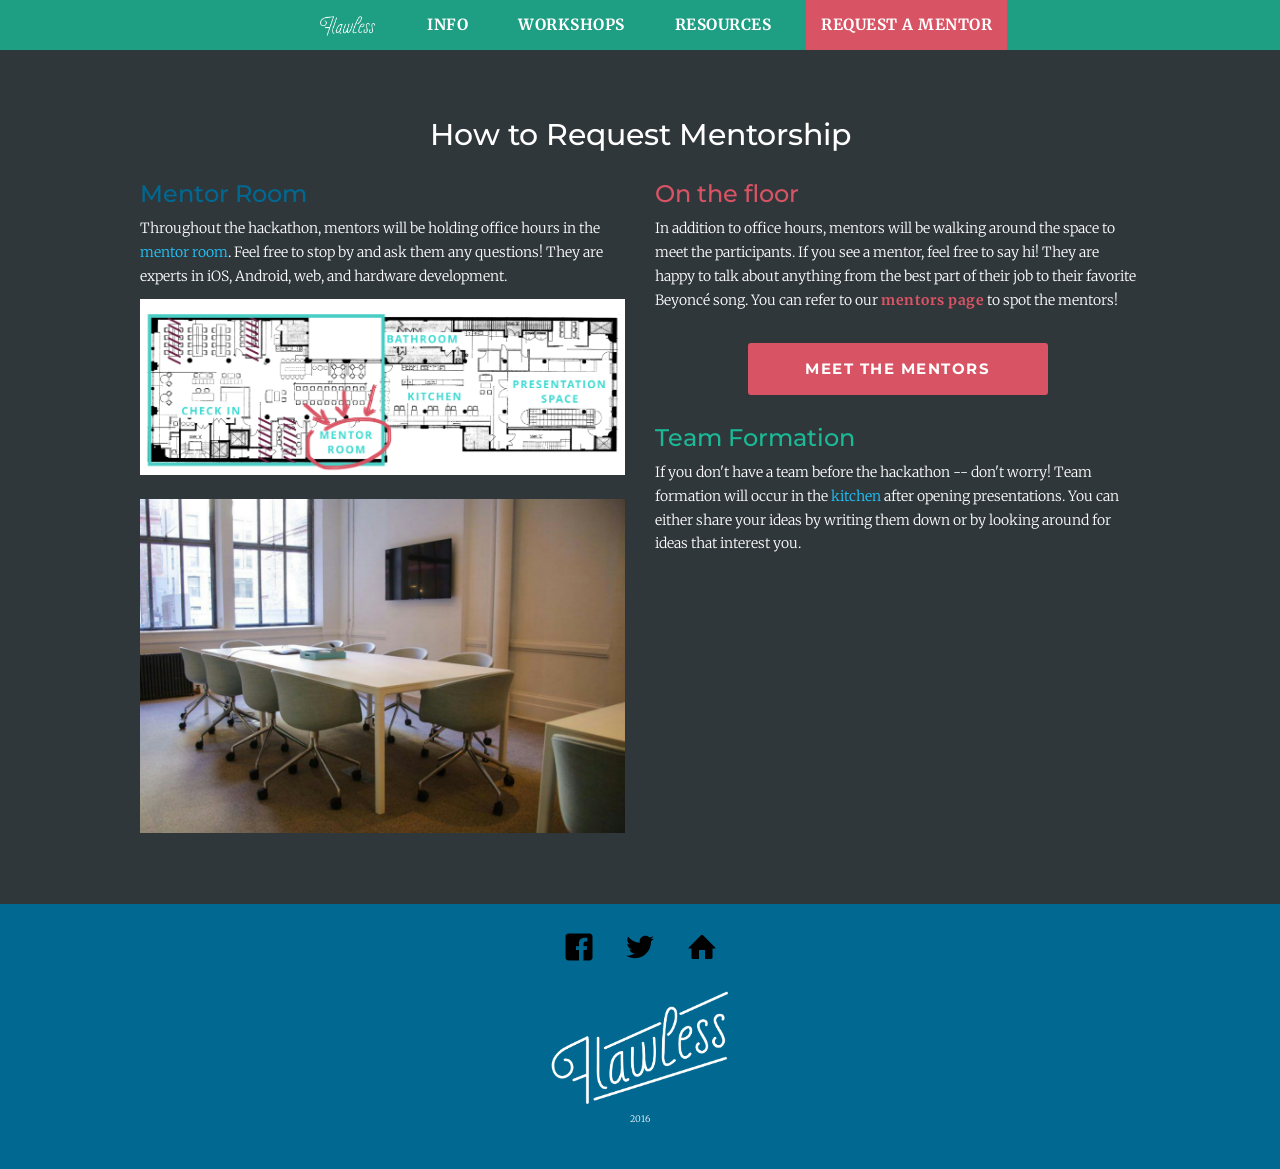
<file: request.html>
<!doctype html>
<html>
  <head>
    <meta charset="UTF-8">
    <meta name="description" content="Website for Flawless Hackathon">
    <meta name="keywords" content="hackathon, women in computing, women hackathon">
    <title>Flawless Hacks</title>
    <link rel="stylesheet" href="https://maxcdn.bootstrapcdn.com/bootstrap/3.3.5/css/bootstrap.min.css" integrity="sha512-dTfge/zgoMYpP7QbHy4gWMEGsbsdZeCXz7irItjcC3sPUFtf0kuFbDz/ixG7ArTxmDjLXDmezHubeNikyKGVyQ==" crossorigin="anonymous">
    <link rel="stylesheet" href="style/animate.css">
    <link rel="stylesheet" href="style/component.css">

    <link rel="stylesheet" href="style/dayof.css">
    <link rel="icon" type="image/png" href="assets/favicon.ico">
    <link rel="stylesheet" type="text/css" href="style/jcarousel.responsive.css">

        <script type="text/javascript" src="assets/jquery.js"></script>
        <script type="text/javascript" src="assets/jquery.jcarousel.min.js"></script>

        <script type="text/javascript" src="assets/jcarousel.responsive.js"></script>

  </head>



  <body id="page-top" data-spy="scroll" data-target=".navbar-fixed-top">

    <nav class="navbar navbar-default navbar-fixed-top cl-effect-17"  role="navigation">
        <div class="container">
               <div class="container">

            <div class="navbar-header page-scroll">
                <button type="button" class="navbar-toggle" data-toggle="collapse" data-target=".navbar-ex1-collapse">
                    <span class="sr-only">Toggle navigation</span>
                    <span class="icon-bar"></span>
                    <span class="icon-bar"></span>
                    <span class="icon-bar"></span>
                </button>
            </div>

    <!-- Collect the nav links, forms, and other content for toggling -->
            <div class="collapse navbar-collapse navbar-ex1-collapse">
                <ul class="nav navbar-nav">
                    <!-- Hidden li included to remove active class from about link when scrolled up past about section -->
                    <li>
                        <a class="page-scroll" href="dayof.html"><img src = "assets/images/dayoficon.png" style = "height:20px;"></a>
                    </li>
                    <li>
                        <a class="page-scroll" href="info.html">Info</a>
                    </li>
                    <li>
                        <a class="page-scroll" href="workshops.html">Workshops</a>
                    </li>

                    <li>
                        <a class="page-scroll" href="resources.html">Resources</a>
                    </li>
                    <li>
                      <a href = "request.html" style = "background-color:#d85465">Request a Mentor</a>

                    </li>

                </ul>
            </div>
            <!-- /.navbar-collapse -->

          </div>


    <!-- /.container -->
</nav>


<section class="mentorship">
  <div class = "row">
  <h2 style = "text-align:center;">How to Request Mentorship</h2>
  <div class = "col-md-6">
    <h3 style = " color: #006891;">Mentor Room</h3>
    <p> Throughout the hackathon, mentors will be holding office hours in the <span class = "location">mentor room</span>.
    Feel free to stop by and ask them any questions!
    They are experts in iOS, Android, web, and hardware development.
    </p>
    <img src="assets/images/space/labeled.png" width = "100%">
    <br><br>
    <img src="assets/images/space/mentor.png" width = "100%">
  </div>

  <div class = "col-md-6">
    <h3 style = "color: #D85465">On the floor</h3>
<p>In addition to office hours, mentors will be walking around the space to meet the participants.
If you see a mentor, feel free to say hi! They are happy to talk about anything from the best part of their job to their favorite Beyoncé song.
You can refer to our <a style="color:#d85465" href="mentors.html">mentors page</a> to spot the mentors!</p>

<a href = "mentors.html"> <button>Meet the Mentors</button></a>

<h3 style = "color: #1BB996">Team Formation</h3>
<p>If you don't have a team before the hackathon -- don't worry! Team formation will occur in the <span class = "location">kitchen</span> after opening presentations.
  You can either share your ideas by writing them down or by looking around for ideas that interest you.</p>

  </div>
</div>
<div class= "row">
  <div class = "col-md-12">
  </div>
</div>
</section>



<footer class="footer row col-md-12">
     <a class="social-media" href="https://www.facebook.com/events/1063550683720049/">
       <img class="social-media" src="./assets/fonts/facebook.svg"/>
     </a>
     <a class="social-media" href="https://twitter.com/flawlesshack">
       <img class="social-media" src="./assets/fonts/twitter.svg"/>
     </a>
     <a class="social-media" href="http://flawlesshacks.com/">
       <img class="social-media" src="./assets/fonts/home.svg"/>
     </a>
     <br>
     <img src = "assets/images/flawless.png" width = "180px">
     <p style="font-size:9px">2016</p>
   </footer>

<script>!function(d,s,id){var js,fjs=d.getElementsByTagName(s)[0],p=/^http:/.test(d.location)?'http':'https';if(!d.getElementById(id)){js=d.createElement(s);js.id=id;js.src=p+"://platform.twitter.com/widgets.js";fjs.parentNode.insertBefore(js,fjs);}}(document,"script","twitter-wjs");</script>

</body>
</html>
</file>
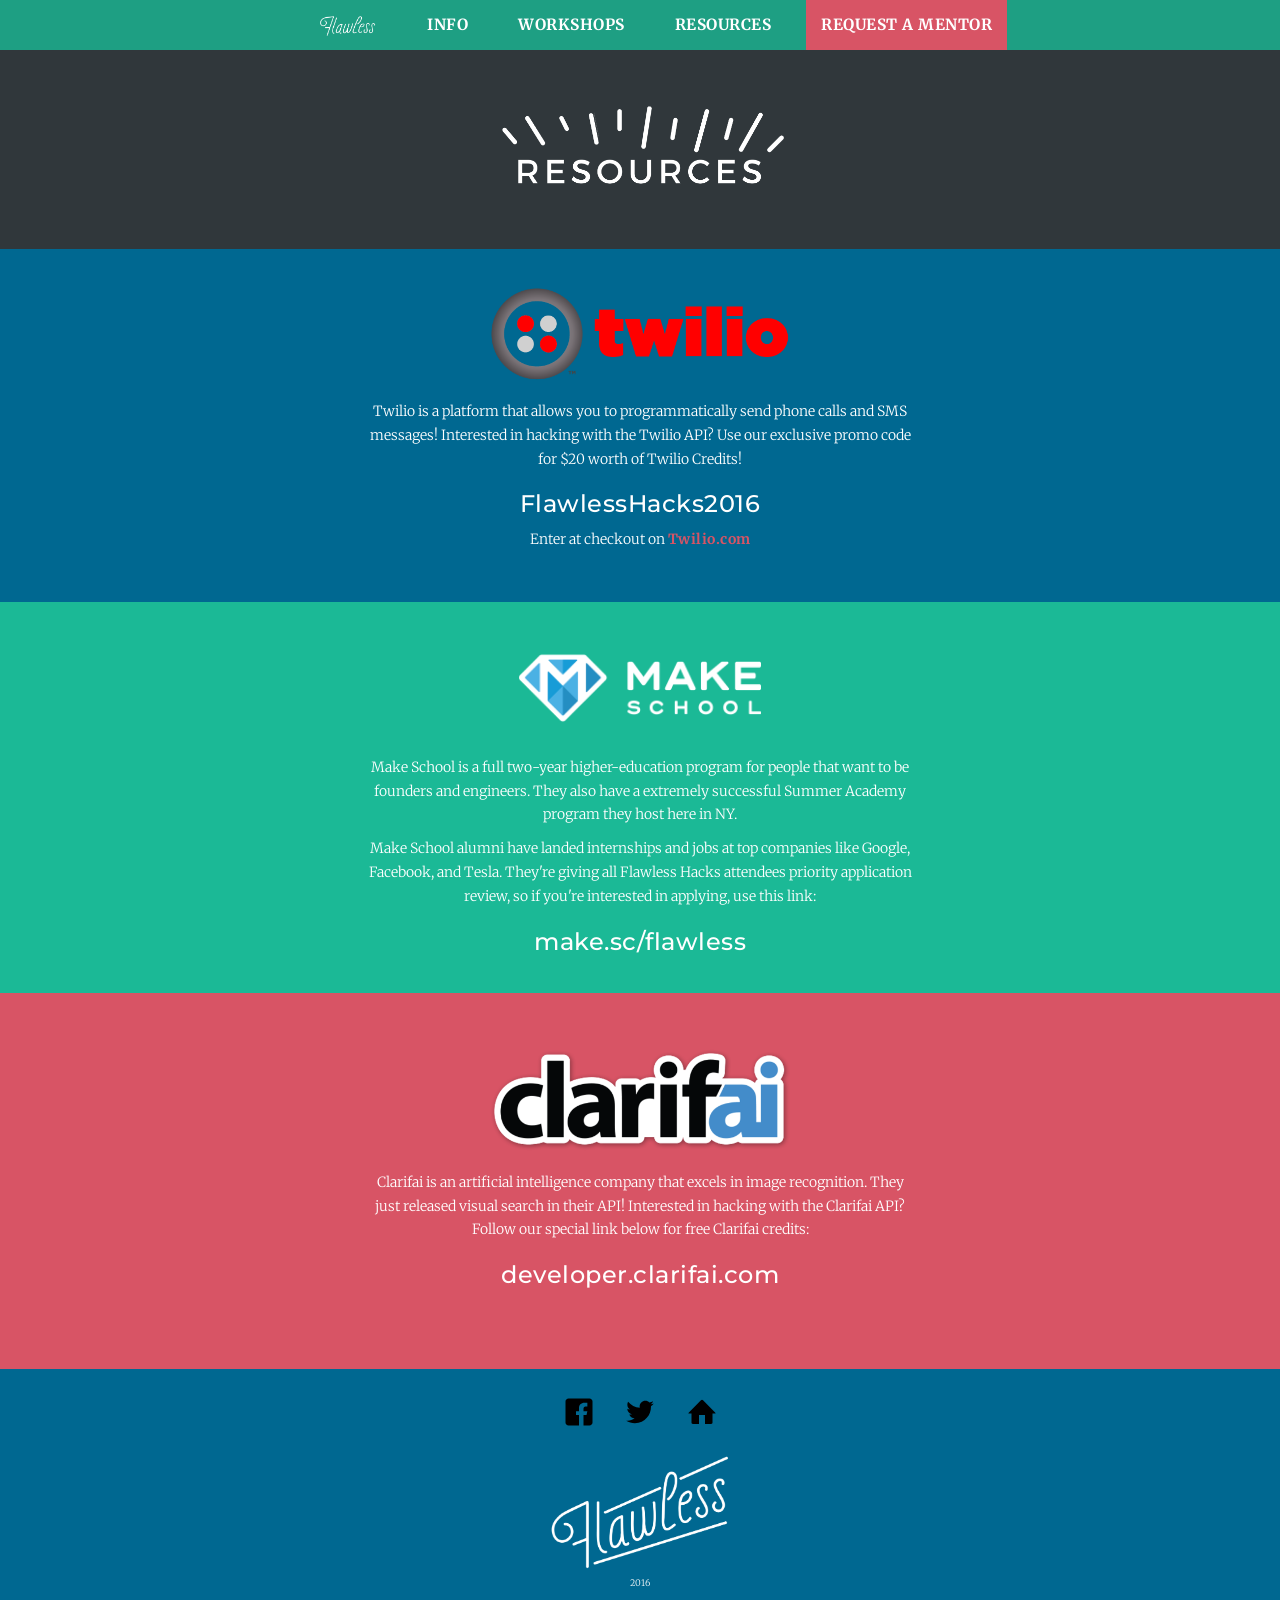
<file: resources.html>
<!doctype html>
<html>
  <head>
    <meta charset="UTF-8">
    <meta name="description" content="Website for Flawless Hackathon">
    <meta name="keywords" content="hackathon, women in computing, women hackathon">
    <title>Flawless Hacks</title>
    <link rel="stylesheet" href="https://maxcdn.bootstrapcdn.com/bootstrap/3.3.5/css/bootstrap.min.css" integrity="sha512-dTfge/zgoMYpP7QbHy4gWMEGsbsdZeCXz7irItjcC3sPUFtf0kuFbDz/ixG7ArTxmDjLXDmezHubeNikyKGVyQ==" crossorigin="anonymous">
    <link rel="stylesheet" href="style/animate.css">
    <link rel="stylesheet" href="style/component.css">

    <link rel="stylesheet" href="style/dayof.css">
    <link rel="icon" type="image/png" href="assets/favicon.ico">


  </head>



  <body id="page-top" data-spy="scroll" data-target=".navbar-fixed-top">

    <nav class="navbar navbar-default navbar-fixed-top cl-effect-17"  role="navigation">
        <div class="container">
               <div class="container">

            <div class="navbar-header page-scroll">
                <button type="button" class="navbar-toggle" data-toggle="collapse" data-target=".navbar-ex1-collapse">
                    <span class="sr-only">Toggle navigation</span>
                    <span class="icon-bar"></span>
                    <span class="icon-bar"></span>
                    <span class="icon-bar"></span>
                </button>
            </div>

    <!-- Collect the nav links, forms, and other content for toggling -->
            <div class="collapse navbar-collapse navbar-ex1-collapse">
              <ul class="nav navbar-nav">
                  <!-- Hidden li included to remove active class from about link when scrolled up past about section -->
                  <li>
                      <a class="page-scroll" href="dayof.html"><img src = "assets/images/dayoficon.png" style = "height:20px;"></a>
                  </li>
                  <li>
                      <a class="page-scroll" href="info.html">Info</a>
                  </li>
                  <li>
                      <a class="page-scroll" href="workshops.html">Workshops</a>
                  </li>

                  <li>
                      <a class="page-scroll" href="resources.html">Resources</a>
                  </li>
                  <li>
                    <a href = "request.html" style = "background-color:#d85465">Request a Mentor</a>

                  </li>

              </ul>
            </div>
            <!-- /.navbar-collapse -->

          </div>


    <!-- /.container -->
</nav>


<section class="shopify row col-md-12" >
  <div class = "col-md-12" style = "text-align:center;">    <img src = "assets/images/resources.png" width = "300px" style="margin-bottom:30px">
</section>

<section class="twilio row col-md-12">
  <div style="max-width:550px">
    <img src = "assets/sponsors/twilio.png" width = "300px" style="margin-bottom:10px">

 <p>Twilio is a platform that allows you to programmatically send phone calls and SMS messages! Interested in hacking with the Twilio API? Use our exclusive promo code for $20 worth of Twilio Credits!</p>

<a href="http://www.twilio.com"><h3>FlawlessHacks2016</h3></a>
Enter at checkout on <a href="http://www.twilio.com">Twilio.com</a>
</div>
</section>

<section class="ms row col-md-12" >
    <div style="max-width:550px">
    <img src = "assets/sponsors/makeschool.png" width = "300px" style="margin-bottom:10px">
<p>Make School is a full two-year higher-education program for people that want to be founders and engineers. They also have a extremely successful Summer Academy program they host here in NY.</p>

<p> Make School alumni have landed internships and jobs at top companies like Google, Facebook, and Tesla. They're giving all Flawless Hacks attendees priority application review, so if you're interested in applying, use this link: </p>

  <a href="https://www.make.sc/flawless"><h3>make.sc/flawless</h3></a>
</section>

<section class="airbnb row col-md-12" style="padding-top:4em;padding-bottom:70px">
  <div style="max-width:550px">
    <img src = "assets/sponsors/clarifai2.png" width = "300px" style="margin-bottom:20px">
<p>Clarifai is an artificial intelligence company that excels in image recognition. They just released visual search in their API! Interested in hacking with the Clarifai API? Follow our special link below for free Clarifai credits: </p>
<a href="http://developer.clarifai.com/signup/?code=hackwinc"><h3>developer.clarifai.com</h3></a>
</div>
</section>
<footer class="footer row col-md-12">
     <a class="social-media" href="https://www.facebook.com/events/1063550683720049/">
       <img class="social-media" src="./assets/fonts/facebook.svg"/>
     </a>
     <a class="social-media" href="https://twitter.com/flawlesshack">
       <img class="social-media" src="./assets/fonts/twitter.svg"/>
     </a>
     <a class="social-media" href="http://flawlesshacks.com/">
       <img class="social-media" src="./assets/fonts/home.svg"/>
     </a>
     <br>
     <img src = "assets/images/flawless.png" width = "180px">
     <p style="font-size:9px">2016</p>
   </footer>
<script>!function(d,s,id){var js,fjs=d.getElementsByTagName(s)[0],p=/^http:/.test(d.location)?'http':'https';if(!d.getElementById(id)){js=d.createElement(s);js.id=id;js.src=p+"://platform.twitter.com/widgets.js";fjs.parentNode.insertBefore(js,fjs);}}(document,"script","twitter-wjs");</script>

</body>
</html>
</file>
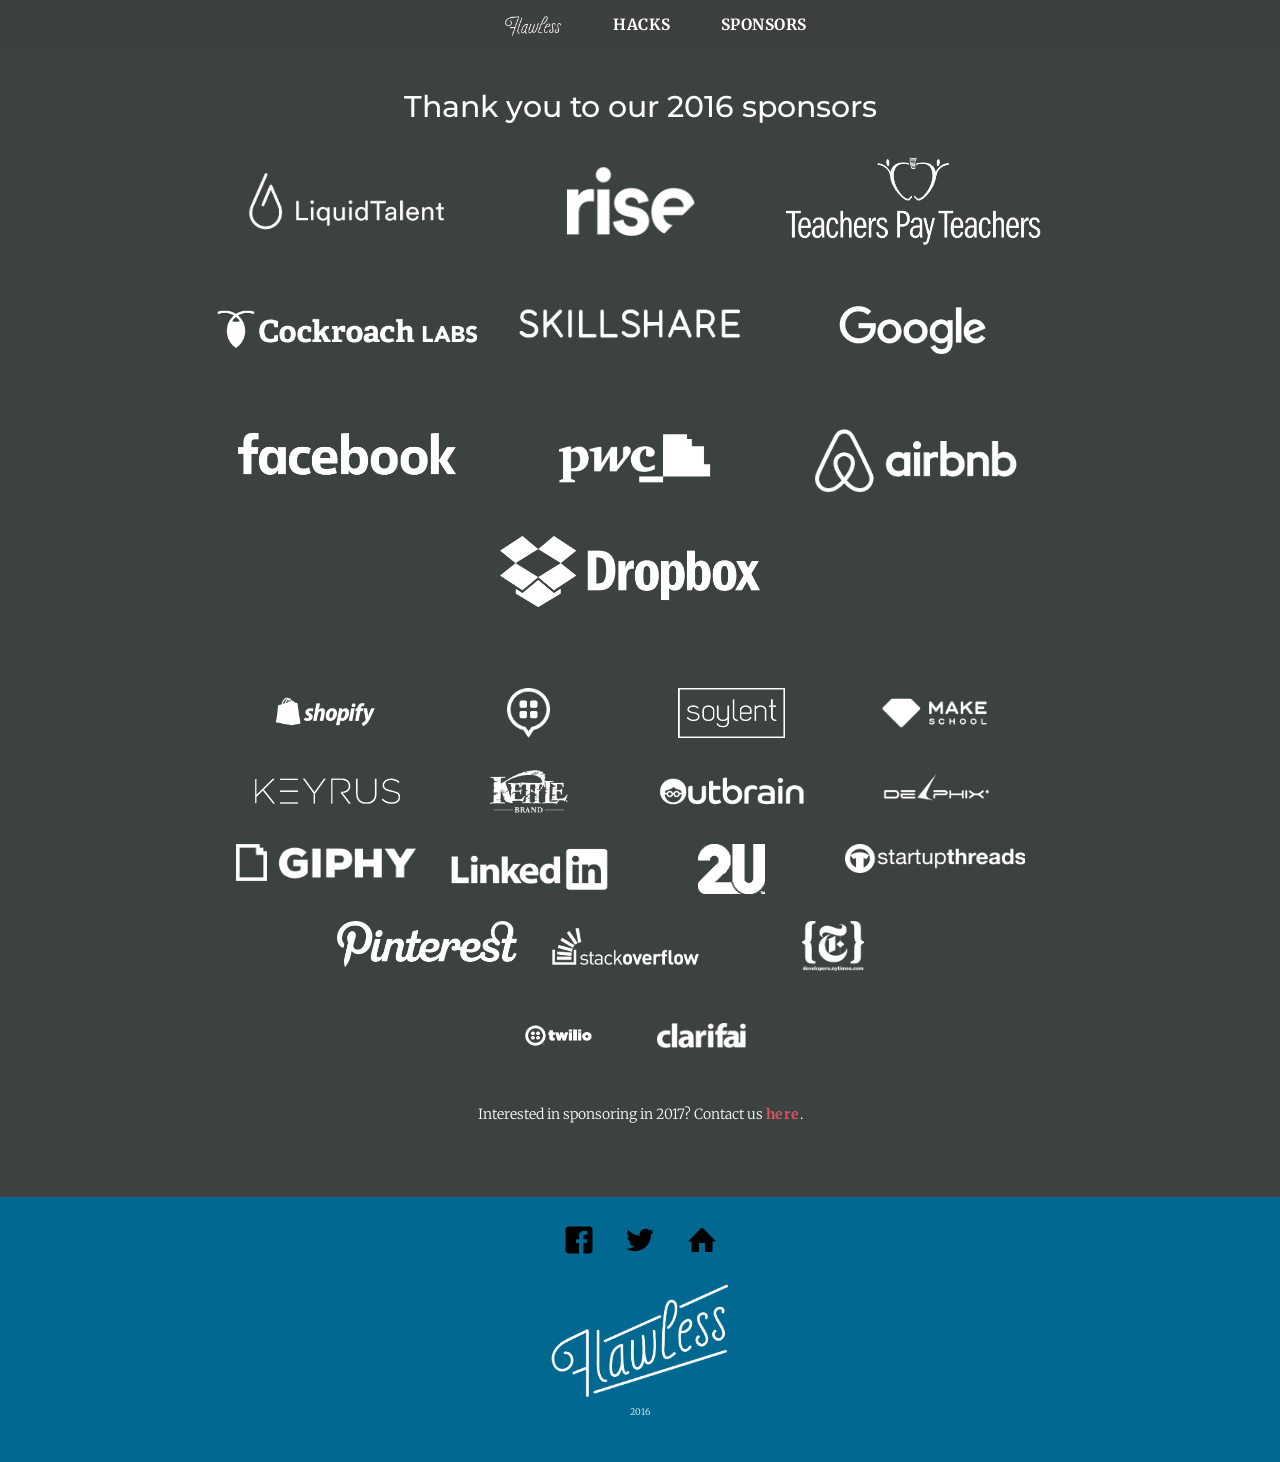
<file: sponsors.html>
<!doctype html>
<html>
  <head>
    <meta charset="UTF-8">
    <meta name="description" content="Website for Flawless Hackathon">
    <meta name="keywords" content="hackathon, women in computing, women hackathon">
    <title>Flawless Hacks</title>
    <link rel="stylesheet" href="https://maxcdn.bootstrapcdn.com/bootstrap/3.3.5/css/bootstrap.min.css" integrity="sha512-dTfge/zgoMYpP7QbHy4gWMEGsbsdZeCXz7irItjcC3sPUFtf0kuFbDz/ixG7ArTxmDjLXDmezHubeNikyKGVyQ==" crossorigin="anonymous">
    <link rel="stylesheet" href="style/animate.css">
    <link rel="stylesheet" href="style/component.css">

    <link rel="stylesheet" href="style/dayof.css">
    <link rel="icon" type="image/png" href="assets/favicon.ico">


    <link rel="stylesheet" type="text/css" href="style/jcarousel.hacks.css">

        <script type="text/javascript" src="assets/jquery.js"></script>
        <script type="text/javascript" src="assets/jquery.jcarousel.min.js"></script>

        <script type="text/javascript" src="assets/jcarousel.responsive.js"></script>

    <style>
    p{
      padding-left: 15em;
      padding-right: 15em;
    }
    .navbar {
      background-color: rgba(60,66,64, 0.8);
    }

    </style>

    <script>
      (function(i,s,o,g,r,a,m){i['GoogleAnalyticsObject']=r;i[r]=i[r]||function(){
      (i[r].q=i[r].q||[]).push(arguments)},i[r].l=1*new Date();a=s.createElement(o),
      m=s.getElementsByTagName(o)[0];a.async=1;a.src=g;m.parentNode.insertBefore(a,m)
      })(window,document,'script','https://www.google-analytics.com/analytics.js','ga');

      ga('create', 'UA-69840407-5', 'auto');
      ga('send', 'pageview');

    </script>
  </head>



  <body id="page-top" data-spy="scroll" data-target=".navbar-fixed-top">


        <nav class="navbar navbar-default navbar-fixed-top cl-effect-17"  role="navigation">
            <div class="container">
                   <div class="container">

                <div class="navbar-header page-scroll">
                    <button type="button" class="navbar-toggle" data-toggle="collapse" data-target=".navbar-ex1-collapse">
                        <span class="sr-only">Toggle navigation</span>
                        <span class="icon-bar"></span>
                        <span class="icon-bar"></span>
                        <span class="icon-bar"></span>
                    </button>
                </div>

        <!-- Collect the nav links, forms, and other content for toggling -->
                <div class="collapse navbar-collapse navbar-ex1-collapse">
                    <ul class="nav navbar-nav">
                        <!-- Hidden li included to remove active class from about link when scrolled up past about section -->
                        <li>
                            <a class="page-scroll" href="thankyou.html"><img src = "assets/images/dayoficon.png" style = "height:20px;"></a>
                        </li>
                        <li>
                            <a class="page-scroll" href="hacks.html">Hacks</a>
                        </li>
                        <li>
                            <a class="page-scroll" href="sponsors.html">Sponsors</a>
                        </li>



                    </ul>
                </div>
                <!-- /.navbar-collapse -->

              </div>


        <!-- /.container -->
    </nav>


<section class="sponsors row col-md-12" id = "sponsor">
      <h2>Thank you to our 2016 sponsors</span></h2>
      <div>
        <div class="sponsor gold"><a href="http://liquidtalent.com/"><img src = "assets/sponsors/liquidtalent.png"></a></div>
        <div class="sponsor gold"><a href="https://thinkrise.com/newyork.html"><img src = "assets/sponsors/rise.png"></a></div>
        <div class="sponsor gold"><a href="https://www.teacherspayteachers.com/"><img src = "assets/sponsors/teacherspayteachers.png"></a></div>
        <div class="sponsor gold"><a href="http://www.cockroachlabs.com/"><img src = "assets/sponsors/cockroachlabs.png"></a></div>
        <div class="sponsor gold"><a href="https://www.skillshare.com/"><img src = "assets/sponsors/skillshare.png"></a></div>
        <div class="sponsor gold"><a href="http://google.com"><img src = "assets/sponsors/google.png"></a></div>
        <div class="sponsor gold"><a href="https://facebook.com"><img src = "assets/sponsors/facebook.png"></a></div>
        <div class="sponsor gold"><a href="http://www.pwc.com/"><img src = "assets/sponsors/pwc.png"></a></div>
        <div class="sponsor gold"><a href="http://www.airbnb.com/"><img src = "assets/sponsors/airbnb.png"></a></div>
        <div class="sponsor gold"><a href="http://www.dropbox.com/"><img src = "assets/sponsors/dropbox.png"></a></div>
 </div><br>
      <div>
        <div class="sponsor silver"><a href="https://www.shopify.com/"><img src = "assets/sponsors/shopify.png"></a></div>
        <div class="sponsor silver"><a href="https://www.usebutton.com/"><img src = "assets/sponsors/button.png"></a></div>
        <div class="sponsor silver"><a href="https://www.soylent.com/"><img src = "assets/sponsors/soylent.png"></a></div>
        <div class="sponsor silver"><a href="https://www.makeschool.com/"><img src = "assets/sponsors/makeschool.png"></a></div>
        <div class="sponsor silver"><a href="http://www.keyrus.com/"><img src = "assets/sponsors/keyrus.png"></a></div>
        <div class="sponsor silver"><a href="http://www.kettlebrand.com/"><img src = "assets/sponsors/kettlechips.png"></a></div>
        <div class="sponsor silver"><a href="https://www.outbrain.com/"><img src = "assets/sponsors/outbrain.png"></a></div>
        <div class="sponsor silver"><a href="http://www.delphix.com/"><img src = "assets/sponsors/delphix.png"></a></div>
        <div class="sponsor silver"><a href="http://www.giphy.com/"><img src = "assets/sponsors/giphy.png"></a></div>
        <div class="sponsor silver"><a href="http://www.linkedin.com/"><img src = "assets/sponsors/linkedin.png"></a></div>
        <div class="sponsor silver"><a href="https://www.2u.com/"><img src = "assets/sponsors/2u.png"></a></div>
        <div class="sponsor silver"><a href="http://startupthreads.com/"><img src = "assets/sponsors/startupthreads.png"></a></div>
        <div class="sponsor silver"><a href="https://www.pinterest.com/"><img src = "assets/sponsors/pinterest.png"></a></div>
        <div class="sponsor silver"><a href="http://stackoverflow.com/"><img src = "assets/sponsors/stackoverflow.png"></a></div>
        <div class="sponsor silver"><a href="http://nytimes.com/"><img src = "assets/sponsors/newyorktimes.png"></a></div>

      </div><br>
      <div>
        <div class="sponsor minor"><a href="https://www.twilio.com/"><img src = "assets/sponsors/twilio.png"></a></div>
        <div class="sponsor minor"><a href="http://clarif.ai/"><img src = "assets/sponsors/clarifai.png"></a></div>
      </div>
      <br><br>
      Interested in sponsoring in 2017? Contact us <a href="mailto:flawlesshackathon@gmail.com?Subject=Sponsorship%202017" target="_blank">here</a>.
    </section>


<footer class="footer row col-md-12">
     <a class="social-media" href="https://www.facebook.com/events/1063550683720049/">
       <img class="social-media" src="./assets/fonts/facebook.svg"/>
     </a>
     <a class="social-media" href="https://twitter.com/flawlesshack">
       <img class="social-media" src="./assets/fonts/twitter.svg"/>
     </a>
     <a class="social-media" href="http://flawlesshacks.com/">
       <img class="social-media" src="./assets/fonts/home.svg"/>
     </a>
     <br>
     <img src = "assets/images/flawless.png" width = "180px">
     <p style="font-size:9px">2016</p>
   </footer>


</body>
</html>
</file>
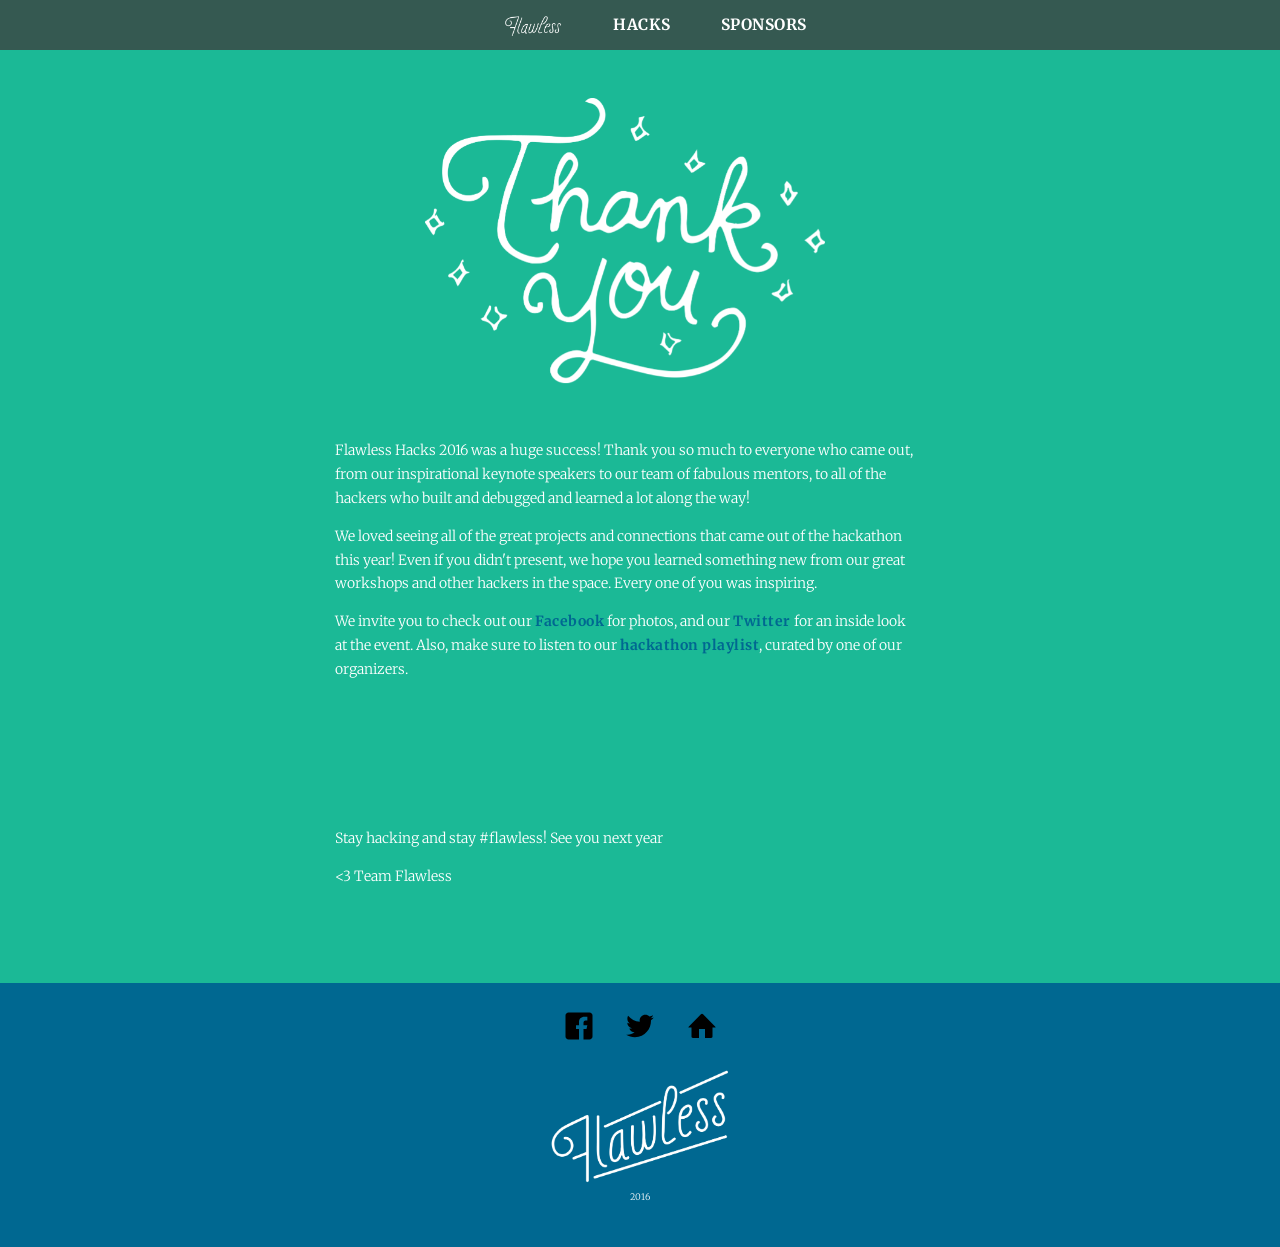
<file: thankyou.html>
<!doctype html>
<html>
  <head>
    <meta charset="UTF-8">
    <meta name="description" content="Website for Flawless Hackathon">
    <meta name="keywords" content="hackathon, women in computing, women hackathon">
    <title>Flawless Hacks</title>
    <link rel="stylesheet" href="https://maxcdn.bootstrapcdn.com/bootstrap/3.3.5/css/bootstrap.min.css" integrity="sha512-dTfge/zgoMYpP7QbHy4gWMEGsbsdZeCXz7irItjcC3sPUFtf0kuFbDz/ixG7ArTxmDjLXDmezHubeNikyKGVyQ==" crossorigin="anonymous">
    <link rel="stylesheet" href="style/animate.css">
    <link rel="stylesheet" href="style/component.css">

    <link rel="stylesheet" href="style/dayof.css">
    <link rel="icon" type="image/png" href="assets/favicon.ico">


    <link rel="stylesheet" type="text/css" href="style/jcarousel.hacks.css">

        <script type="text/javascript" src="assets/jquery.js"></script>
        <script type="text/javascript" src="assets/jquery.jcarousel.min.js"></script>

        <script type="text/javascript" src="assets/jcarousel.responsive.js"></script>

    <style>
    p{
      padding-left: 15em;
      padding-right: 15em;
    }
    .navbar {
      background-color: rgba(60,66,64, 0.8);
    }

    </style>

    <script>
      (function(i,s,o,g,r,a,m){i['GoogleAnalyticsObject']=r;i[r]=i[r]||function(){
      (i[r].q=i[r].q||[]).push(arguments)},i[r].l=1*new Date();a=s.createElement(o),
      m=s.getElementsByTagName(o)[0];a.async=1;a.src=g;m.parentNode.insertBefore(a,m)
      })(window,document,'script','https://www.google-analytics.com/analytics.js','ga');

      ga('create', 'UA-69840407-5', 'auto');
      ga('send', 'pageview');

    </script>
  </head>



  <body id="page-top" data-spy="scroll" data-target=".navbar-fixed-top">


        <nav class="navbar navbar-default navbar-fixed-top cl-effect-17"  role="navigation">
            <div class="container">
                   <div class="container">

                <div class="navbar-header page-scroll">
                    <button type="button" class="navbar-toggle" data-toggle="collapse" data-target=".navbar-ex1-collapse">
                        <span class="sr-only">Toggle navigation</span>
                        <span class="icon-bar"></span>
                        <span class="icon-bar"></span>
                        <span class="icon-bar"></span>
                    </button>
                </div>

        <!-- Collect the nav links, forms, and other content for toggling -->
                <div class="collapse navbar-collapse navbar-ex1-collapse">
                    <ul class="nav navbar-nav">
                        <!-- Hidden li included to remove active class from about link when scrolled up past about section -->
                        <li>
                            <a class="page-scroll" href="thankyou.html"><img src = "assets/images/dayoficon.png" style = "height:20px;"></a>
                        </li>
                        <li>
                            <a class="page-scroll" href="hacks.html">Hacks</a>
                        </li>
                        <li>
                            <a class="page-scroll" href="sponsors.html">Sponsors</a>
                        </li>



                    </ul>
                </div>
                <!-- /.navbar-collapse -->

              </div>


        <!-- /.container -->
    </nav>

<section class="thanks row col-md-12" id = "#">
      <img src = "assets/images/thanks.png" class="animated fadeInUp"width = "400px" style="padding-bottom:3em">

      <p> Flawless Hacks 2016 was a huge success! Thank you so much to everyone who came out, from our inspirational keynote speakers to our team of fabulous mentors, to all of the hackers who built and debugged and learned a lot along the way! </p>
      <p> We loved seeing all of the great projects and connections that came out of the hackathon this year! Even if you didn't present, we hope you learned something new from our great workshops and other hackers in the space. Every one of you was inspiring. </p>
      <p> We invite you to check out our <a href="https://facebook.com/flawlesshacks">Facebook</a> for photos, and our <a href="https://twitter.com/flawlesshack">Twitter</a> for an inside look at the event. Also, make sure to listen to our <a href = "https://open.spotify.com/user/1234077332/playlist/7bQAKF1NwINVdJ7WMRpvyC">hackathon playlist</a>, curated by one of our organizers.</p>
<br>
<iframe src="https://embed.spotify.com/?uri=spotify%3Auser%3A1234077332%3Aplaylist%3A7bQAKF1NwINVdJ7WMRpvyC" width="300" height="100" frameborder="0" allowtransparency="true"></iframe>
      <p> Stay hacking and stay #flawless! See you next year </p>
      <p> &lt;3 Team Flawless </p>
      <br>
</section>
<footer class="footer row col-md-12">
     <a class="social-media" href="https://www.facebook.com/events/1063550683720049/">
       <img class="social-media" src="./assets/fonts/facebook.svg"/>
     </a>
     <a class="social-media" href="https://twitter.com/flawlesshack">
       <img class="social-media" src="./assets/fonts/twitter.svg"/>
     </a>
     <a class="social-media" href="http://flawlesshacks.com/">
       <img class="social-media" src="./assets/fonts/home.svg"/>
     </a>
     <br>
     <img src = "assets/images/flawless.png" width = "180px">
     <p style="font-size:9px">2016</p>
   </footer>


</body>
</html>
</file>
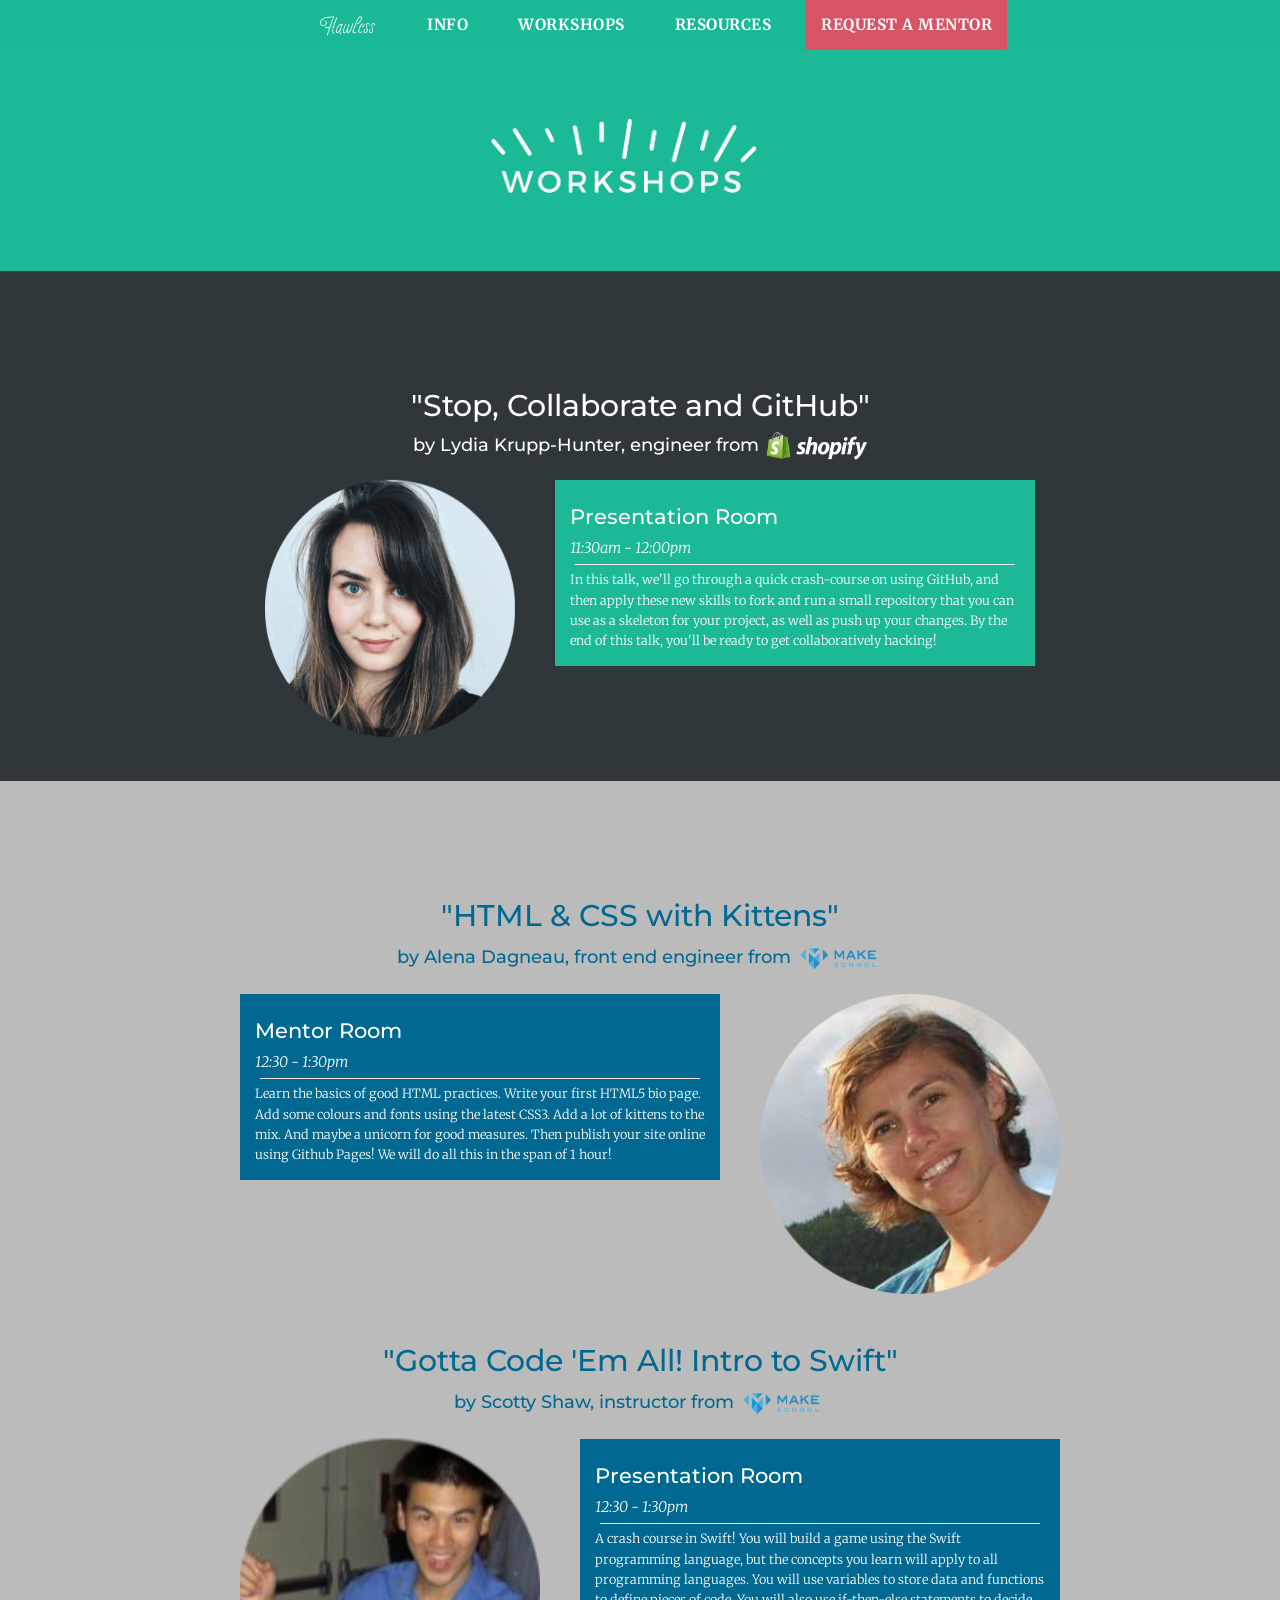
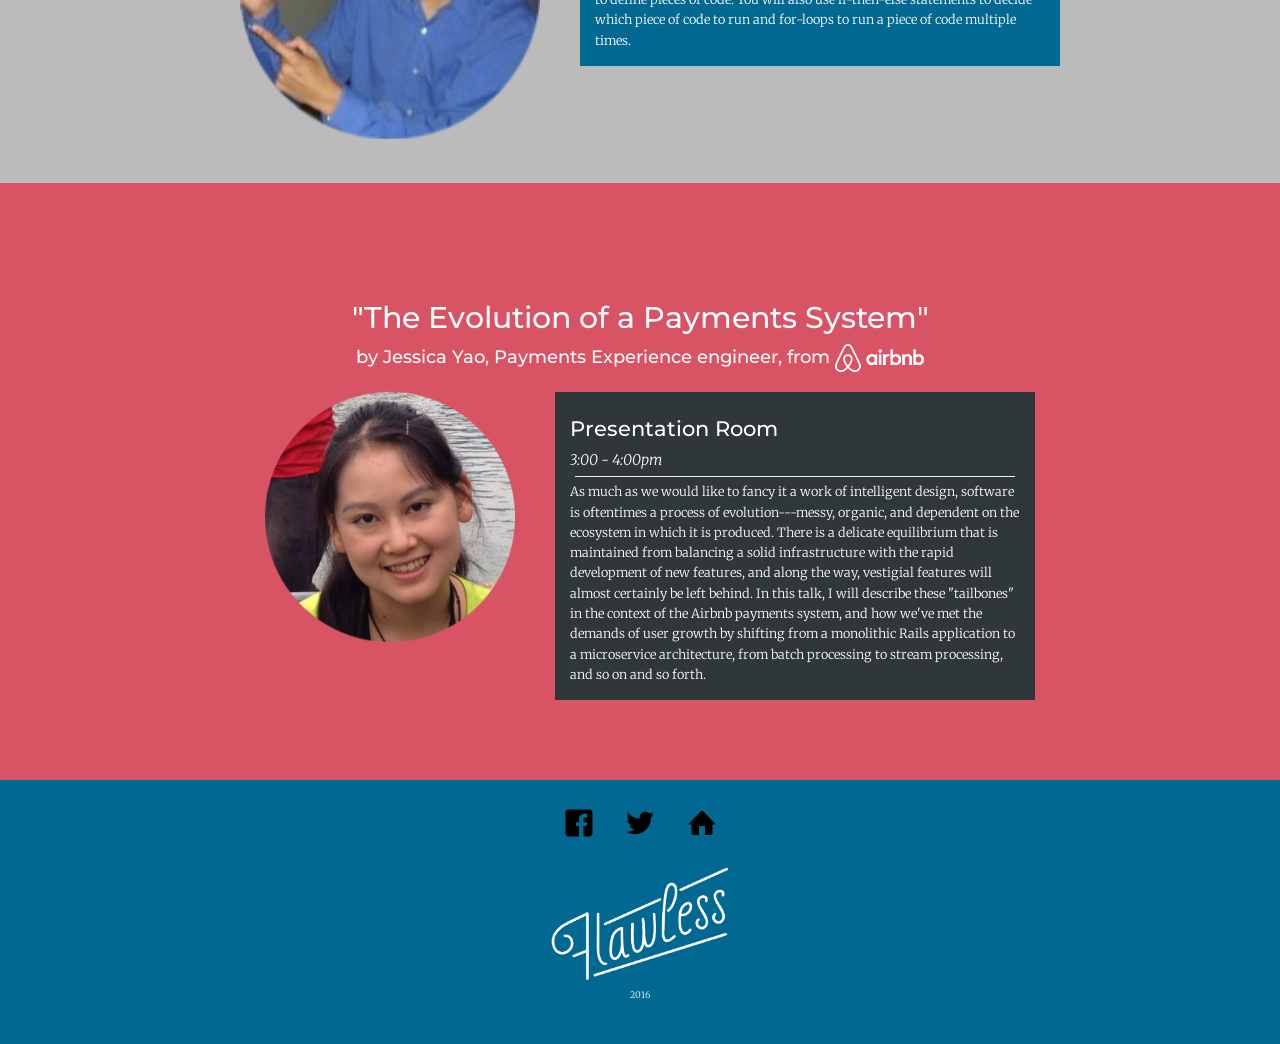
<file: workshops.html>
<!doctype html>
<html>
  <head>
    <meta charset="UTF-8">
    <meta name="description" content="Website for Flawless Hackathon">
    <meta name="keywords" content="hackathon, women in computing, women hackathon">
    <title>Flawless Hacks</title>
    <link rel="stylesheet" href="https://maxcdn.bootstrapcdn.com/bootstrap/3.3.5/css/bootstrap.min.css" integrity="sha512-dTfge/zgoMYpP7QbHy4gWMEGsbsdZeCXz7irItjcC3sPUFtf0kuFbDz/ixG7ArTxmDjLXDmezHubeNikyKGVyQ==" crossorigin="anonymous">
    <link rel="stylesheet" href="style/animate.css">
    <link rel="stylesheet" href="style/component.css">

    <link rel="stylesheet" href="style/dayof.css">
    <link rel="icon" type="image/png" href="assets/favicon.ico">


  </head>



  <body id="page-top" data-spy="scroll" data-target=".navbar-fixed-top">

    <nav class="navbar navbar-default navbar-fixed-top cl-effect-17"  role="navigation">
        <div class="container">
               <div class="container">

            <div class="navbar-header page-scroll">
                <button type="button" class="navbar-toggle" data-toggle="collapse" data-target=".navbar-ex1-collapse">
                    <span class="sr-only">Toggle navigation</span>
                    <span class="icon-bar"></span>
                    <span class="icon-bar"></span>
                    <span class="icon-bar"></span>
                </button>
            </div>

    <!-- Collect the nav links, forms, and other content for toggling -->
            <div class="collapse navbar-collapse navbar-ex1-collapse">
              <ul class="nav navbar-nav">
                  <!-- Hidden li included to remove active class from about link when scrolled up past about section -->
                  <li>
                      <a class="page-scroll" href="dayof.html"><img src = "assets/images/dayoficon.png" style = "height:20px;"></a>
                  </li>
                  <li>
                      <a class="page-scroll" href="info.html">Info</a>
                  </li>
                  <li>
                      <a class="page-scroll" href="workshops.html">Workshops</a>
                  </li>

                  <li>
                      <a class="page-scroll" href="resources.html">Resources</a>
                  </li>
                  <li>
                    <a href = "request.html" style = "background-color:#d85465">Request a Mentor</a>

                  </li>

              </ul>
            </div>
            <!-- /.navbar-collapse -->

          </div>


    <!-- /.container -->
</nav>
<section class="workshops row col-md-12" style="margin-top:100px">
  <img src = "assets/images/workshops.png" width = "300px" style="margin-bottom:30px">

</section>

<section class="shopify row col-md-12" >
  <h2>  "Stop, Collaborate and GitHub"</h2>
  <h4>by Lydia Krupp-Hunter, engineer from <img src ="assets/workshops/shopify.png" style = "height:28px"></h4>

  <div class="flexcontainer">

       <div class="workshop">
           <img width="250px" src = "assets/workshops/lydia.png" class="animated fadeInDown">
       </div>

       <div class="workshop">

           <div class="workshoptext" style="background-color:#1bb996">
               <div style="max-width:340px margin-bottom:-10px" >
                   <h3 style="font-size:16pt; font-family:Montserrat, serif;"> Presentation Room </h3>
                   <span style="font-family:Merriweather, sans-serif; font-style:italic; font-size:11pt;">11:30am - 12:00pm</span>
                   <hr>
               </div>
               <p>In this talk, we'll go through a quick crash-course on using GitHub, and then apply these new skills to fork and run a small repository that you can use as a skeleton for your project, as well as push up your changes. By the end of this talk, you'll be ready to get collaboratively hacking!
</p>
           </div>
       </div>


   </div>

</section>


<section class="makeschool row col-md-12">
  <h2 >  "HTML &amp; CSS with Kittens" </h2>
  <h4 >by Alena Dagneau, front end engineer from <img src ="assets/workshops/makeschool.png" style = "height:32px"></h4>

  <div class="flexcontainer">

    <div class="workshop">

        <div class="workshoptext" style="background-color:#006891">
            <div style="max-width:340px margin-bottom:-10px" >
                <h3 style="font-size:16pt; font-family:Montserrat, serif;"> Mentor Room </h3>
                <span style="font-family:Merriweather, sans-serif; font-style:italic; font-size:11pt;">12:30 - 1:30pm</span>
                <hr>
            </div>
<p>Learn the basics of good HTML practices. Write your first HTML5 bio page. Add some colours and fonts using the latest CSS3. Add a lot of kittens to the mix. And maybe a unicorn for good measures. Then publish your site online using Github Pages! We will do all this in the span of 1 hour!

</p>
        </div>
    </div>
   <div class="workshop">
  <img width="300px" src = "assets/workshops/alena.png" class="animated fadeInDown">
  </div>

</div>
<h2 >  "Gotta Code 'Em All! Intro to Swift" </h2>
<h4 >by Scotty Shaw, instructor from <img src ="assets/workshops/makeschool.png" style = "height:32px"></h4>

<div class="flexcontainer">
  <div class="workshop">
 <img width="300px" src = "assets/workshops/scotty.png" class="animated fadeInDown">
 </div>
  <div class="workshop">

      <div class="workshoptext" style="background-color:#006891">
          <div style="max-width:340px margin-bottom:-10px" >
              <h3 style="font-size:16pt; font-family:Montserrat, serif;"> Presentation Room </h3>
              <span style="font-family:Merriweather, sans-serif; font-style:italic; font-size:11pt;">12:30 - 1:30pm</span>
              <hr>
          </div>
<p>A crash course in Swift! You will build a game using the Swift programming language, but the concepts you learn will apply to all programming languages. You will use variables to store data and functions to define pieces of code. You will also use if-then-else statements to decide which piece of code to run and for-loops to run a piece of code multiple times.
</p>
      </div>
  </div>

</div>

</section>

<section class="airbnb row col-md-12">
  <h2>  "The Evolution of a Payments System"</h2>
  <h4>by Jessica Yao, Payments Experience engineer, from <img src ="assets/workshops/airbnb.png" style = "height:28px"></h4>

  <div class="flexcontainer">

       <div class="workshop">
           <img width="250px" src = "assets/workshops/jessica.png" class="animated fadeInDown">
       </div>

       <div class="workshop">

           <div class="workshoptext" style="background-color:#30373b">
               <div style="max-width:340px margin-bottom:-10px" >
                   <h3 style="font-size:16pt; font-family:Montserrat, serif;"> Presentation Room </h3>
                   <span style="font-family:Merriweather, sans-serif; font-style:italic; font-size:11pt;">3:00 - 4:00pm</span>
                   <hr>
               </div>
<p>As much as we would like to fancy it a work of intelligent design, software is oftentimes a process of evolution---messy, organic, and dependent on the ecosystem in which it is produced. There is a delicate equilibrium that is maintained from balancing a solid infrastructure with the rapid development of new features, and along the way, vestigial features will almost certainly be left behind. In this talk, I will describe these "tailbones" in the context of the Airbnb payments system, and how we've met the demands of user growth by shifting from a monolithic Rails application to a microservice architecture, from batch processing to stream processing, and so on and so forth.
  </p>
           </div>
       </div>


   </div>

</section>


</section>

<footer class="footer row col-md-12">
     <a class="social-media" href="https://www.facebook.com/events/1063550683720049/">
       <img class="social-media" src="./assets/fonts/facebook.svg"/>
     </a>
     <a class="social-media" href="https://twitter.com/flawlesshack">
       <img class="social-media" src="./assets/fonts/twitter.svg"/>
     </a>
     <a class="social-media" href="http://flawlesshacks.com/">
       <img class="social-media" src="./assets/fonts/home.svg"/>
     </a>
     <br>
     <img src = "assets/images/flawless.png" width = "180px">
     <p style="font-size:9px">2016</p>
   </footer>

<script>!function(d,s,id){var js,fjs=d.getElementsByTagName(s)[0],p=/^http:/.test(d.location)?'http':'https';if(!d.getElementById(id)){js=d.createElement(s);js.id=id;js.src=p+"://platform.twitter.com/widgets.js";fjs.parentNode.insertBefore(js,fjs);}}(document,"script","twitter-wjs");</script>

</body>
</html>
</file>
<file: style/component.css>
*,
*:after,
*::before {
    -webkit-box-sizing: border-box;
    -moz-box-sizing: border-box;
    box-sizing: border-box;
}

body {
	font-family: 'Oxygen', sans-serif;
}

nav a {
	position: relative;
	display: inline-block;
	margin: 0px 10px;
	outline: none;
	color: white;
	text-decoration: none;
	text-transform: uppercase;
	letter-spacing: .1em;
	font-weight: 400;
	text-shadow: 0 0 1px rgba(255,255,255,0.3);
	font-size: 1.10em;
	float: left;
}

nav a:hover,
nav a:focus {
	outline: none;
}

nav a.active{
	color: #fff;
}

/* Effect 1: Brackets */
.cl-effect-1 a::before,
.cl-effect-1 a::after {
	display: inline-block;
	opacity: 0;
	-webkit-transition: -webkit-transform 0.3s, opacity 0.2s;
	-moz-transition: -moz-transform 0.3s, opacity 0.2s;
	transition: transform 0.3s, opacity 0.2s;
}

.cl-effect-1 a::before {
	margin-right: 10px;
	content: '[';
	-webkit-transform: translateX(20px);
	-moz-transform: translateX(20px);
	transform: translateX(20px);
}

.cl-effect-1 a::after {
	margin-left: 10px;
	content: ']';
	-webkit-transform: translateX(-20px);
	-moz-transform: translateX(-20px);
	transform: translateX(-20px);
}

.cl-effect-1 a:hover::before,
.cl-effect-1 a:hover::after,
.cl-effect-1 a:focus::before,
.cl-effect-1 a:focus::after {
	opacity: 1;
	-webkit-transform: translateX(0px);
	-moz-transform: translateX(0px);
	transform: translateX(0px);
}

/* Effect 2: 3D rolling links, idea from http://hakim.se/thoughts/rolling-links */
.cl-effect-2 a {
	line-height: 44px;
	-webkit-perspective: 1000px;
	-moz-perspective: 1000px;
	perspective: 1000px;
}

.cl-effect-2 a span {
	position: relative;
	display: inline-block;
	padding: 0 14px;
	background: #2195de;
	-webkit-transition: -webkit-transform 0.3s;
	-moz-transition: -moz-transform 0.3s;
	transition: transform 0.3s;
	-webkit-transform-origin: 50% 0;
	-moz-transform-origin: 50% 0;
	transform-origin: 50% 0;
	-webkit-transform-style: preserve-3d;
	-moz-transform-style: preserve-3d;
	transform-style: preserve-3d;
}

.csstransforms3d .cl-effect-2 a span::before {
	position: absolute;
	top: 100%;
	left: 0;
	width: 100%;
	height: 100%;
	background: #0965a0;
	content: attr(data-hover);
	-webkit-transition: background 0.3s;
	-moz-transition: background 0.3s;
	transition: background 0.3s;
	-webkit-transform: rotateX(-90deg);
	-moz-transform: rotateX(-90deg);
	transform: rotateX(-90deg);
	-webkit-transform-origin: 50% 0;
	-moz-transform-origin: 50% 0;
	transform-origin: 50% 0;
}

.cl-effect-2 a:hover span,
.cl-effect-2 a:focus span {
	-webkit-transform: rotateX(90deg) translateY(-22px);
	-moz-transform: rotateX(90deg) translateY(-22px);
	transform: rotateX(90deg) translateY(-22px);
}

.csstransforms3d .cl-effect-2 a:hover span::before,
.csstransforms3d .cl-effect-2 a:focus span::before {
	background: #28a2ee;
}

/* Effect 3: bottom line slides/fades in */
.cl-effect-3 a {
	padding: 8px 0;
}

.cl-effect-3 a::after {
	position: absolute;
	top: 100%;
	left: 0;
	width: 100%;
	height: 4px;
	background: rgba(0,0,0,0.1);
	content: '';
	opacity: 0;
	-webkit-transition: opacity 0.3s, -webkit-transform 0.3s;
	-moz-transition: opacity 0.3s, -moz-transform 0.3s;
	transition: opacity 0.3s, transform 0.3s;
	-webkit-transform: translateY(10px);
	-moz-transform: translateY(10px);
	transform: translateY(10px);
}

.cl-effect-3 a:hover::after,
.cl-effect-3 a:focus::after {
	opacity: 1;
	-webkit-transform: translateY(0px);
	-moz-transform: translateY(0px);
	transform: translateY(0px);
}

/* Effect 4: bottom border enlarge */
.cl-effect-4 a {
	padding: 0 0 10px;
}

.cl-effect-4 a::after {
	position: absolute;
	top: 100%;
	left: 0;
	width: 100%;
	height: 1px;
	background: #fff;
	content: '';
	opacity: 0;
	-webkit-transition: height 0.3s, opacity 0.3s, -webkit-transform 0.3s;
	-moz-transition: height 0.3s, opacity 0.3s, -moz-transform 0.3s;
	transition: height 0.3s, opacity 0.3s, transform 0.3s;
	-webkit-transform: translateY(-10px);
	-moz-transform: translateY(-10px);
	transform: translateY(-10px);
}

.cl-effect-4 a:hover::after,
.cl-effect-4 a:focus::after {
	height: 5px;
	opacity: 1;
	-webkit-transform: translateY(0px);
	-moz-transform: translateY(0px);
	transform: translateY(0px);
}

/* Effect 5: same word slide in */
.cl-effect-5 a {
	overflow: hidden;
	padding: 0 4px;
	height: 1em;
}

.cl-effect-5 a span {
	position: relative;
	display: inline-block;
	-webkit-transition: -webkit-transform 0.3s;
	-moz-transition: -moz-transform 0.3s;
	transition: transform 0.3s;
}

.cl-effect-5 a span::before {
	position: absolute;
	top: 100%;
	content: attr(data-hover);
	font-weight: 700;
	-webkit-transform: translate3d(0,0,0);
	-moz-transform: translate3d(0,0,0);
	transform: translate3d(0,0,0);
}

.cl-effect-5 a:hover span,
.cl-effect-5 a:focus span {
	-webkit-transform: translateY(-100%);
	-moz-transform: translateY(-100%);
	transform: translateY(-100%);
}

/* Effect 5: same word slide in and border bottom */
.cl-effect-6 a {
	margin: 0 10px;
	padding: 10px 20px;
}

.cl-effect-6 a::before {
	position: absolute;
	top: 0;
	left: 0;
	width: 100%;
	height: 2px;
	background: #fff;
	content: '';
	-webkit-transition: top 0.3s;
	-moz-transition: top 0.3s;
	transition: top 0.3s;
}

.cl-effect-6 a::after {
	position: absolute;
	top: 0;
	left: 0;
	width: 2px;
	height: 2px;
	background: #fff;
	content: '';
	-webkit-transition: height 0.3s;
	-moz-transition: height 0.3s;
	transition: height 0.3s;
}

.cl-effect-6 a:hover::before {
	top: 100%;
	opacity: 1;
}

.cl-effect-6 a:hover::after {
	height: 100%;
}

/* Effect 7: second border slides up */
.cl-effect-7 a {
	padding: 12px 10px 10px;
	color: #566473;
	text-shadow: none;
	font-weight: 700;
}

.cl-effect-7 a::before,
.cl-effect-7 a::after {
	position: absolute;
	top: 100%;
	left: 0;
	width: 100%;
	height: 3px;
	background: #566473;
	content: '';
	-webkit-transition: -webkit-transform 0.3s;
	-moz-transition: -moz-transform 0.3s;
	transition: transform 0.3s;
	-webkit-transform: scale(0.85);
	-moz-transform: scale(0.85);
	transform: scale(0.85);
}

.cl-effect-7 a::after {
	opacity: 0;
	-webkit-transition: top 0.3s, opacity 0.3s, -webkit-transform 0.3s;
	-moz-transition: top 0.3s, opacity 0.3s, -moz-transform 0.3s;
	transition: top 0.3s, opacity 0.3s, transform 0.3s;
}

.cl-effect-7 a:hover::before,
.cl-effect-7 a:hover::after,
.cl-effect-7 a:focus::before,
.cl-effect-7 a:focus::after {
	-webkit-transform: scale(1);
	-moz-transform: scale(1);
	transform: scale(1);
}

.cl-effect-7 a:hover::after,
.cl-effect-7 a:focus::after {
	top: 0%;
	opacity: 1;
}

/* Effect 8: border slight translate */
.cl-effect-8 a {
	padding: 10px 20px;
}

.cl-effect-8 a::before,
.cl-effect-8 a::after  {
	position: absolute;
	top: 0;
	left: 0;
	width: 100%;
	height: 100%;
	border: 3px solid #354856;
	content: '';
	-webkit-transition: -webkit-transform 0.3s, opacity 0.3s;
	-moz-transition: -moz-transform 0.3s, opacity 0.3s;
	transition: transform 0.3s, opacity 0.3s;
}

.cl-effect-8 a::after  {
	border-color: #fff;
	opacity: 0;
	-webkit-transform: translateY(-7px) translateX(6px);
	-moz-transform: translateY(-7px) translateX(6px);
	transform: translateY(-7px) translateX(6px);
}

.cl-effect-8 a:hover::before,
.cl-effect-8 a:focus::before {
	opacity: 0;
	-webkit-transform: translateY(5px) translateX(-5px);
	-moz-transform: translateY(5px) translateX(-5px);
	transform: translateY(5px) translateX(-5px);
}

.cl-effect-8 a:hover::after,
.cl-effect-8 a:focus::after  {
	opacity: 1;
	-webkit-transform: translateY(0px) translateX(0px);
	-moz-transform: translateY(0px) translateX(0px);
	transform: translateY(0px) translateX(0px);
}

/* Effect 9: second text and borders */
.cl-effect-9 a {
	margin: 0 20px;
	padding: 18px 20px;
}

.cl-effect-9 a::before,
.cl-effect-9 a::after {
	position: absolute;
	top: 0;
	left: 0;
	width: 100%;
	height: 1px;
	background: #fff;
	content: '';
	opacity: 0.2;
	-webkit-transition: opacity 0.3s, height 0.3s;
	-moz-transition: opacity 0.3s, height 0.3s;
	transition: opacity 0.3s, height 0.3s;
}

.cl-effect-9 a::after {
	top: 100%;
	opacity: 0;
	-webkit-transition: -webkit-transform 0.3s, opacity 0.3s;
	-moz-transition: -moz-transform 0.3s, opacity 0.3s;
	transition: transform 0.3s, opacity 0.3s;
	-webkit-transform: translateY(-10px);
	-moz-transform: translateY(-10px);
	transform: translateY(-10px);
}

.cl-effect-9 a span:first-child {
	z-index: 2;
	display: block;
	font-weight: 300;
}

.cl-effect-9 a span:last-child {
	z-index: 1;
	display: block;
	padding: 8px 0 0 0;
	color: rgba(0,0,0,0.4);
	text-shadow: none;
	text-transform: none;
	font-style: italic;
	font-size: 0.75em;
	font-family: Palatino, "Palatino Linotype", "Palatino LT STD", "Book Antiqua", Georgia, serif;
	opacity: 0;
	-webkit-transition: -webkit-transform 0.3s, opacity 0.3s;
	-moz-transition: -moz-transform 0.3s, opacity 0.3s;
	transition: transform 0.3s, opacity 0.3s;
	-webkit-transform: translateY(-100%);
	-moz-transform: translateY(-100%);
	transform: translateY(-100%);
}

.cl-effect-9 a:hover::before,
.cl-effect-9 a:focus::before {
	height: 6px;
}

.cl-effect-9 a:hover::before,
.cl-effect-9 a:hover::after,
.cl-effect-9 a:focus::before,
.cl-effect-9 a:focus::after {
	opacity: 1;
	-webkit-transform: translateY(0px);
	-moz-transform: translateY(0px);
	transform: translateY(0px);
}

.cl-effect-9 a:hover span:last-child,
.cl-effect-9 a:focus span:last-child {
	opacity: 1;
	-webkit-transform: translateY(0%);
	-moz-transform: translateY(0%);
	transform: translateY(0%);
}

/* Effect 10: reveal, push out */
.cl-effect-10  {
	position: relative;
	z-index: 1;
}

.cl-effect-10 a {
	overflow: hidden;
	margin: 0 15px;
}

.cl-effect-10 a span {
	display: block;
	padding: 10px 20px;
	background: #0f7c67;
	-webkit-transition: -webkit-transform 0.3s;
	-moz-transition: -moz-transform 0.3s;
	transition: transform 0.3s;
}

.cl-effect-10 a::before {
	position: absolute;
	top: 0;
	left: 0;
	z-index: -1;
	padding: 10px 20px;
	width: 100%;
	height: 100%;
	background: #fff;
	color: #0f7c67;
	content: attr(data-hover);
	-webkit-transition: -webkit-transform 0.3s;
	-moz-transition: -moz-transform 0.3s;
	transition: transform 0.3s;
	-webkit-transform: translateX(-25%);
}

.cl-effect-10 a:hover span,
.cl-effect-10 a:focus span {
	-webkit-transform: translateX(100%);
	-moz-transform: translateX(100%);
	transform: translateX(100%);
}

.cl-effect-10 a:hover::before,
.cl-effect-10 a:focus::before {
	-webkit-transform: translateX(0%);
	-moz-transform: translateX(0%);
	transform: translateX(0%);
}

/* Effect 11: text fill based on Lea Verou's animation http://dabblet.com/gist/6046779 */
.cl-effect-11 a {
	padding: 10px 0;
	border-top: 2px solid #0972b4;
	color: #0972b4;
	text-shadow: none;
}

.cl-effect-11 a::before {
	position: absolute;
	top: 0;
	left: 0;
	overflow: hidden;
	padding: 10px 0;
	max-width: 0;
	border-bottom: 2px solid #fff;
	color: #fff;
	content: attr(data-hover);
	-webkit-transition: max-width 0.5s;
	-moz-transition: max-width 0.5s;
	transition: max-width 0.5s;
}

.cl-effect-11 a:hover::before,
.cl-effect-11 a:focus::before {
	max-width: 100%;
}

/* Effect 12: circle */
.cl-effect-12 a::before,
.cl-effect-12 a::after {
	position: absolute;
	top: 50%;
	left: 50%;
	width: 100px;
	height: 100px;
	border: 2px solid rgba(0,0,0,0.1);
	border-radius: 50%;
	content: '';
	opacity: 0;
	-webkit-transition: -webkit-transform 0.3s, opacity 0.3s;
	-moz-transition: -moz-transform 0.3s, opacity 0.3s;
	transition: transform 0.3s, opacity 0.3s;
	-webkit-transform: translateX(-50%) translateY(-50%) scale(0.2);
	-moz-transform: translateX(-50%) translateY(-50%) scale(0.2);
	transform: translateX(-50%) translateY(-50%) scale(0.2);
}

.cl-effect-12 a::after {
	width: 90px;
	height: 90px;
	border-width: 6px;
	-webkit-transform: translateX(-50%) translateY(-50%) scale(0.8);
	-moz-transform: translateX(-50%) translateY(-50%) scale(0.8);
	transform: translateX(-50%) translateY(-50%) scale(0.8);
}

.cl-effect-12 a:hover::before,
.cl-effect-12 a:hover::after,
.cl-effect-12 a:focus::before,
.cl-effect-12 a:focus::after {
	opacity: 1;
	-webkit-transform: translateX(-50%) translateY(-50%) scale(1);
	-moz-transform: translateX(-50%) translateY(-50%) scale(1);
	transform: translateX(-50%) translateY(-50%) scale(1);
}

/* Effect 13: three circles */
.cl-effect-13 a {
	-webkit-transition: color 0.3s;
	-moz-transition: color 0.3s;
	transition: color 0.3s;
}

.cl-effect-13 a::before {
	position: absolute;
	top: 100%;
	left: 50%;
	color: transparent;
	content: '•';
	text-shadow: 0 0 transparent;
	font-size: 1.2em;
	-webkit-transition: text-shadow 0.3s, color 0.3s;
	-moz-transition: text-shadow 0.3s, color 0.3s;
	transition: text-shadow 0.3s, color 0.3s;
	-webkit-transform: translateX(-50%);
	-moz-transform: translateX(-50%);
	transform: translateX(-50%);
	pointer-events: none;
}

.cl-effect-13 a:hover::before,
.cl-effect-13 a:focus::before {
	color: #fff;
	text-shadow: 10px 0 #fff, -10px 0 #fff;
}

.cl-effect-13 a:hover,
.cl-effect-13 a:focus {
	color: #ba7700;
}

/* Effect 14: border switch */
.cl-effect-14 a {
	padding: 0 20px;
	height: 45px;
	line-height: 45px;
}

.cl-effect-14 a::before,
.cl-effect-14 a::after {
	position: absolute;
	width: 45px;
	height: 2px;
	background: #fff;
	content: '';
	opacity: 0.2;
	-webkit-transition: all 0.3s;
	-moz-transition: all 0.3s;
	transition: all 0.3s;
	pointer-events: none;
}

.cl-effect-14 a::before {
	top: 0;
	left: 0;
	-webkit-transform: rotate(90deg);
	-moz-transform: rotate(90deg);
	transform: rotate(90deg);
	-webkit-transform-origin: 0 0;
	-moz-transform-origin: 0 0;
	transform-origin: 0 0;
}

.cl-effect-14 a::after {
	right: 0;
	bottom: 0;
	-webkit-transform: rotate(90deg);
	-moz-transform: rotate(90deg);
	transform: rotate(90deg);
	-webkit-transform-origin: 100% 0;
	-moz-transform-origin: 100% 0;
	transform-origin: 100% 0;
}

.cl-effect-14 a:hover::before,
.cl-effect-14 a:hover::after,
.cl-effect-14 a:focus::before,
.cl-effect-14 a:focus::after {
	opacity: 1;
}

.cl-effect-14 a:hover::before,
.cl-effect-14 a:focus::before {
	left: 50%;
	-webkit-transform: rotate(0deg) translateX(-50%);
	-moz-transform: rotate(0deg) translateX(-50%);
	transform: rotate(0deg) translateX(-50%);
}

.cl-effect-14 a:hover::after,
.cl-effect-14 a:focus::after {
	right: 50%;
	-webkit-transform: rotate(0deg) translateX(50%);
	-moz-transform: rotate(0deg) translateX(50%);
	transform: rotate(0deg) translateX(50%);
}

/* Effect 15: scale down, reveal */
.cl-effect-15 a {
	color: rgba(0,0,0,0.2);
	font-weight: 700;
	text-shadow: none;
}

.cl-effect-15 a::before {
	color: #fff;
	content: attr(data-hover);
	position: absolute;
	-webkit-transition: -webkit-transform 0.3s, opacity 0.3s;
	-moz-transition: -moz-transform 0.3s, opacity 0.3s;
	transition: transform 0.3s, opacity 0.3s;
}

.cl-effect-15 a:hover::before,
.cl-effect-15 a:focus::before {
	-webkit-transform: scale(0.9);
	-moz-transform: scale(0.9);
	transform: scale(0.9);
	opacity: 0;
}

/* Effect 16: fall down */
.cl-effect-16 a {
	color: #6f8686;
	text-shadow: 0 0 1px rgba(111,134,134,0.3);
}

.cl-effect-16 a::before {
	color: #fff;
	content: attr(data-hover);
	position: absolute;
	opacity: 0;
	text-shadow: 0 0 1px rgba(255,255,255,0.3);
	-webkit-transform: scale(1.1) translateX(10px) translateY(-10px) rotate(4deg);
	-moz-transform: scale(1.1) translateX(10px) translateY(-10px) rotate(4deg);
	transform: scale(1.1) translateX(10px) translateY(-10px) rotate(4deg);
	-webkit-transition: -webkit-transform 0.3s, opacity 0.3s;
	-moz-transition: -moz-transform 0.3s, opacity 0.3s;
	transition: transform 0.3s, opacity 0.3s;
	pointer-events: none;
}

.cl-effect-16 a:hover::before,
.cl-effect-16 a:focus::before {
	-webkit-transform: scale(1) translateX(0px) translateY(0px) rotate(0deg);
	-moz-transform: scale(1) translateX(0px) translateY(0px) rotate(0deg);
	transform: scale(1) translateX(0px) translateY(0px) rotate(0deg);
	opacity: 1;
}

/* Effect 17: move up fade out, push border */
.cl-effect-17 a {
	color: #10649b;
	text-shadow: none;
	padding: 0px 0;
}

.cl-effect-17 a::before {
	color: #fff;
	text-shadow: 0 0 1px rgba(255,255,255,0.3);
	content: attr(data-hover);
	position: absolute;
	-webkit-transition: -webkit-transform 0.3s, opacity 0.3s;
	-moz-transition: -moz-transform 0.3s, opacity 0.3s;
	transition: transform 0.3s, opacity 0.3s;
	pointer-events: none;
}

.cl-effect-17 a::after {
	content: '';
	position: absolute;
	left: 0;
	bottom: 0;
	width: 100%;
	height: 2px;
	background: #fff;
	opacity: 0;
	-webkit-transform: translateY(5px);
	-moz-transform: translateY(5px);
	transform: translateY(5px);
	-webkit-transition: -webkit-transform 0.3s, opacity 0.3s;
	-moz-transition: -moz-transform 0.3s, opacity 0.3s;
	transition: transform 0.3s, opacity 0.3s;
	pointer-events: none;
}

.cl-effect-17 a:hover::before,
.cl-effect-17 a:focus::before {
	opacity: 0;
	-webkit-transform: translateY(-2px);
	-moz-transform: translateY(-2px);
	transform: translateY(-2px);
}

.cl-effect-17 a:hover::after,
.cl-effect-17 a:focus::after {
	opacity: 1;
	-webkit-transform: translateY(0px);
	-moz-transform: translateY(0px);
	transform: translateY(0px);
}

/* Effect 18: cross */
.cl-effect-18 {
	position: relative;
	z-index: 1;
}

.cl-effect-18 a {
	padding: 0 5px;
	color: #b4770d;
	font-weight: 700;
	-webkit-transition: color 0.3s;
	-moz-transition: color 0.3s;
	transition: color 0.3s;
}

.cl-effect-18 a::before,
.cl-effect-18 a::after {
	position: absolute;
	width: 100%;
	left: 0;
	top: 50%;
	height: 2px;
	margin-top: -1px;
	background: #b4770d;
	content: '';
	z-index: -1;
	-webkit-transition: -webkit-transform 0.3s, opacity 0.3s;
	-moz-transition: -moz-transform 0.3s, opacity 0.3s;
	transition: transform 0.3s, opacity 0.3s;
	pointer-events: none;
}

.cl-effect-18 a::before {
	-webkit-transform: translateY(-20px);
	-moz-transform: translateY(-20px);
	transform: translateY(-20px);
}

.cl-effect-18 a::after {
	-webkit-transform: translateY(20px);
	-moz-transform: translateY(20px);
	transform: translateY(20px);
}

.cl-effect-18 a:hover,
.cl-effect-18 a:focus {
	color: #fff;
}

.cl-effect-18 a:hover::before,
.cl-effect-18 a:hover::after,
.cl-effect-18 a:focus::before,
.cl-effect-18 a:focus::after {
	opacity: 0.7;
}

.cl-effect-18 a:hover::before,
.cl-effect-18 a:focus::before {
	-webkit-transform: rotate(45deg);
	-moz-transform: rotate(45deg);
	transform: rotate(45deg);
}

.cl-effect-18 a:hover::after,
.cl-effect-18 a:focus::after {
	-webkit-transform: rotate(-45deg);
	-moz-transform: rotate(-45deg);
	transform: rotate(-45deg);
}

/* Effect 19: 3D side */
.cl-effect-19 a {
	line-height: 2em;
	margin: 15px;
	-webkit-perspective: 800px;
	-moz-perspective: 800px;
	perspective: 800px;
	width: 200px;
}

.cl-effect-19 a span {
	position: relative;
	display: inline-block;
	width: 100%;
	padding: 0 14px;
	background: #e35041;
	-webkit-transition: -webkit-transform 0.4s, background 0.4s;
	-moz-transition: -moz-transform 0.4s, background 0.4s;
	transition: transform 0.4s, background 0.4s;
	-webkit-transform-style: preserve-3d;
	-moz-transform-style: preserve-3d;
	transform-style: preserve-3d;
	-webkit-transform-origin: 50% 50% -100px;
	-moz-transform-origin: 50% 50% -100px;
	transform-origin: 50% 50% -100px;
}

.csstransforms3d .cl-effect-19 a span::before {
	position: absolute;
	top: 0;
	left: 100%;
	width: 100%;
	height: 100%;
	background: #b53a2d;
	content: attr(data-hover);
	-webkit-transition: background 0.4s;
	-moz-transition: background 0.4s;
	transition: background 0.4s;
	-webkit-transform: rotateY(90deg);
	-moz-transform: rotateY(90deg);
	transform: rotateY(90deg);
	-webkit-transform-origin: 0 50%;
	-moz-transform-origin: 0 50%;
	transform-origin: 0 50%;
	pointer-events: none;
}

.cl-effect-19 a:hover span,
.cl-effect-19 a:focus span {
	background: #b53a2d;
	-webkit-transform: rotateY(-90deg);
	-moz-transform: rotateY(-90deg);
	transform: rotateY(-90deg);
}

.csstransforms3d .cl-effect-19 a:hover span::before,
.csstransforms3d .cl-effect-19 a:focus span::before {
	background: #ef5e50;
}

/* Effect 20: 3D side */
.cl-effect-20 a {
	line-height: 2em;
	-webkit-perspective: 800px;
	-moz-perspective: 800px;
	perspective: 800px;
}

.cl-effect-20 a span {
	position: relative;
	display: inline-block;
	padding: 3px 15px 0;
	background: #587285;
	box-shadow: inset 0 3px #2f4351;
	-webkit-transition: background 0.6s;
	-moz-transition: background 0.6s;
	transition: background 0.6s;
	-webkit-transform-origin: 50% 0;
	-moz-transform-origin: 50% 0;
	transform-origin: 50% 0;
	-webkit-transform-style: preserve-3d;
	-moz-transform-style: preserve-3d;
	transform-style: preserve-3d;
	-webkit-transform-origin: 0% 50%;
	-moz-transform-origin: 0% 50%;
	transform-origin: 0% 50%;
}

.cl-effect-20 a span::before {
	position: absolute;
	top: 0;
	left: 0;
	width: 100%;
	height: 100%;
	background: #fff;
	color: #2f4351;
	content: attr(data-hover);
	-webkit-transform: rotateX(270deg);
	-moz-transform: rotateX(270deg);
	transform: rotateX(270deg);
	-webkit-transition: -webkit-transform 0.6s;
	-moz-transition: -moz-transform 0.6s;
	transition: transform 0.6s;
	-webkit-transform-origin: 0 0;
	-moz-transform-origin: 0 0;
	transform-origin: 0 0;
	pointer-events: none;
}

.cl-effect-20 a:hover span,
.cl-effect-20 a:focus span {
	background: #2f4351;
}

.cl-effect-20 a:hover span::before,
.cl-effect-20 a:focus span::before {
	-webkit-transform: rotateX(10deg);
	-moz-transform: rotateX(10deg);
	transform: rotateX(10deg);
}

/* Effect 21: borders slight translate */
.cl-effect-21 a {
	padding: 10px;
	color: blue;
	font-weight: 700;
	text-shadow: none;
	-webkit-transition: color 0.3s;
	-moz-transition: color 0.3s;
	transition: color 0.3s;
}

.cl-effect-21 a::before,
.cl-effect-21 a::after {
	position: absolute;
	left: 0;
	width: 100%;
	height: 2px;
	background: #fff;
	content: '';
	opacity: 0;
	-webkit-transition: opacity 0.3s, -webkit-transform 0.3s;
	-moz-transition: opacity 0.3s, -moz-transform 0.3s;
	transition: opacity 0.3s, transform 0.3s;
	-webkit-transform: translateY(-10px);
	-moz-transform: translateY(-10px);
	transform: translateY(-10px);
}

.cl-effect-21 a::before {
	top: 0;
	-webkit-transform: translateY(-10px);
	-moz-transform: translateY(-10px);
	transform: translateY(-10px);
}

.cl-effect-21 a::after {
	bottom: 0;
	-webkit-transform: translateY(10px);
	-moz-transform: translateY(10px);
	transform: translateY(10px);
}

.cl-effect-21 a:hover,
.cl-effect-21 a:focus {
	color: #fff;
}

.cl-effect-21 a:hover::before,
.cl-effect-21 a:focus::before,
.cl-effect-21 a:hover::after,
.cl-effect-21 a:focus::after {
	opacity: 1;
	-webkit-transform: translateY(0px);
	-moz-transform: translateY(0px);
	transform: translateY(0px);
}
</file>
<file: style/style.css>
@import url(https://fonts.googleapis.com/css?family=Montserrat:400,700,300);
@import url(https://fonts.googleapis.com/css?family=Merriweather:400,300,700);

*
{
  margin: 0 auto;
  text-align: center; }

body {
  background-color: #1bb996;
  font-family: "Merriweather";
  font-weight: 200;
  font-size: 14px;
  text-align: center;
  line-height: 1.7em;}

a, a:link, a:visited, a:hover, a:active {
  color: white;
  text-decoration: none;
}

.navbar-default .navbar-nav>li>a {
    color: white;
}


h1, h3, p {
  color: white;
}

h1 {
  font-size: 80px;
  font-family: "Montserrat";
  font-weight: 300;
}

h3, h2, h4, h5, h6 {
  font-family: "Montserrat";
}


.italic {
  font-style: italic; }

a.social-media {
  color: none;
  text-decoration: none;
  border-bottom: none;
}


img.social-media {
  width: 30px;
  height: auto;
  margin: 0em 1em 2em;

  -webkit-transition: all .5s ease;
     -moz-transition: all .5s ease;
       -o-transition: all .5s ease;
      -ms-transition: all .5s ease;
          transition: all .5s ease;}

img.social-media:hover{
  width: 35px;

}
section.home {
  margin: 0;
  padding: 5em 0 3em;
  background-color: #1bb996; }

section.about {
  margin: 0;
  color: white;
  padding: 5em 20em 5em;
  background-color: #006891; }

section.schedule {
  margin: 0;
  color: white;
  padding: 5em 20em 5em;
  background-color: #d85465; }

section.sponsors {
  margin: 0;
  color: white;
  padding: 5em 10em 5em;
  background-color: #3c4240; }

section.sponsors > a, a:link, a:visited, a:hover, a:active {
  color: #d85465;
  font-weight: bold; }

section.faq {
  margin: 0;
  color: white;
  padding: 5em 20em 5em;
  background-color: #1bb996; }

section.keynote {
  margin: 0;
  padding: 7em 10em 1em;
  background-color: #3c4240;
  text-align: center;
}

section.mentor {
  margin: 0;
  padding: 3em 10em 8em;
  background-color: #1bb996; }

footer.footer {
  margin: 0;
  padding: 2em 0;
  background-color: #006891;}

b {
  font-family: "Montserrat";
  text-transform: uppercase;
}

.flexcontainer{
  display: flex;
  flex-direction: row;
  flex-wrap: wrap;
  justify-content: center;
  align-items: flex-start;
}

.keynote{
  margin: 10px;
  margin-left: 30px;
  margin-bottom: 30px;
  text-align: left;
  color: white;
}
.keynote hr {
  margin: 5px;
  visibility: hidden;
}
.keynotetext{
  padding-top: 5px;
  padding: 5px 15px;
  max-width: 480px;
  text-align: left;
  font-size:9.5pt;
  background-color: #006891;
  line-height: 1.6em;
}

#tracy a {
  color:#3c4240;
}
#tracy p {
  text-align: left;
}
.mentorcard {
  margin: 10px;
  margin-bottom: 20px;
}


.mentorcard:hover {
    filter: grayscale(100%);
    -webkit-filter: grayscale(100%);
    filter: gray;
}

.mentorcard:hover > .cardtext {
  background-color: rgba(255, 255, 255, .9);
}

.cardtext{
  padding: 15px;
  width: 290px;
  text-align: center;
  font-size: 9pt;
  color: #3c4240;
  background-color: white;
}

.name{
  display: block;
  font-size: 16pt;
  font-family: "Montserrat";
  font-weight: 300;
  margin-bottom: 5px;
}
.company {
  display: block;
  font-size: 11pt;
  font-family: "Montserrat";
  font-weight: 300;
  margin-bottom: 5px;
}

img.grayscale{
    filter: grayscale(0%);
    -webkit-filter: grayscale(0%);  /* For Webkit browsers */
    filter: none;  /* For IE 6 - 9 */
    width: 180px;
    padding-bottom: 10px;
}

img.grayscale:hover{
    filter: grayscale(100%);
    -webkit-filter: grayscale(100%);
    filter: gray;
}

.arrow {
  bottom: 0;
  width: 40px;
  height: 40px;
  background-image: url(../assets/images/arrow.png);
  background-size: contain; }

.sponsor{
  margin: 20px 20px 0px 0px;
  display: inline-block;
  background-color: transparent;
  /* border: 2px solid white; */
  border-radius: 3px;
  -webkit-filter: brightness(0) invert(1);
}
.sponsor:hover{
  -webkit-filter: none;
  /* background-color: white; */
}
.sponsor img {
  max-width:100%;
  max-height:100%;
  margin:auto;
  display:block;
}

.silver {
  width: 180px;
  height: 50px;
}

.minor {
  width: 120px;
  height: 25px;
}

.gold {
  width: 260px;
  height: 100px;
}

.navbar {
  color:white;
    min-height: 50px;
    top: 0px;
}
.navbar-brand {
  color:white;
    padding:0px;
    padding-top:5px;

}
.navbar-fixed-top {
    color:white;
    border-width: 0px;
    -webkit-box-shadow: 0px 0px;
    box-shadow: 0px 0px;
    background-color: #1bb996;
}

.navbar-default .navbar-nav>.active>a, .navbar-default .navbar-nav>.active>a:focus, .navbar-default .navbar-nav>.active>a:hover {
    color: white;
    background-color:transparent;
}


.navbar .navbar-nav {
    display: inline-block;
    float: none;
}

.navbar .navbar-collapse {
    text-align: center;
}

.typeform-share.button {
  display: block;
  height: 50px;
  line-height: 50px;
  width: 170px;
  background: none;
  margin: auto;
  border: 1px solid #ffffff;
  font-size: 15px;
  letter-spacing: 1.5px;
  color: #ffffff;
  cursor: pointer;
  outline: none;
  text-align: center;
  -moz-transition: background 0.4s, color 0.4s, font-size 0.05s, width 0.4s, border 0.4s;
  -o-transition: background 0.4s, color 0.4s, font-size 0.05s, width 0.4s, border 0.4s;
  -webkit-transition: background 0.4s, color 0.4s, font-size 0.05s, width 0.4s, border 0.4s;
  transition: background 0.4s, color 0.4s, font-size 0.05s, width 0.4s, border 0.4s;
}

.typeform-share.button:hover {
  background: #38ceae;
  color: white;
   }


  .navbar {
background: rgba(27,185,150, 0.8);
height:50px;
padding-top: -20px;
border:0;
margin-bottom: 0;
/*
-webkit-transition: height .5s ease-in-out;
-moz-transition: height .5s ease-in-out;
transition: height .5s ease-in-out; */
}
.navbar .navbar-brand {
padding: 0px;
height: 50px;
width:270px;
-webkit-transition: padding .5s ease-in-out;
-moz-transition: padding .5s ease-in-out;
transition: padding .5s ease-in-out;
display: block;
}
.navbar .navbar-brand img {
width:270px;
-webkit-transition: width .5s ease-in-out;
-moz-transition: width .5s ease-in-out;
transition: width .5s ease-in-out;
}
.navbar.top-nav-collapse {
height:0px;
}
.navbar.top-nav-collapse .navbar-brand img {
width:180px;
}
.navbar.top-nav-collapse .navbar-brand {
padding: 0px;
}
</file>
<file: style/thanks.css>
section.home{
	padding-top:8%;

}
section.home a {
	color: white;
}
section.home a:hover {
	color: #d85465;
}
section.about a {
	color: #d85465;
}
section.about a:hover {
	color: white;
}

header { 
  font-size: 0;
  display: -ms-flexbox;
  -ms-flex-wrap: wrap;
  -ms-flex-direction: column;
  -webkit-flex-flow: row wrap; 
  flex-flow: row wrap; 
  display: -webkit-box;
  display: flex;
  padding-right:1px;
}
header div { 
  -webkit-box-flex: auto;
  -ms-flex: auto;
  flex: auto; 
  width: 200px; 
  margin: 0px; 
}
header div img { 
  width: 100%; 
  height: auto; 
}
</file>
<file: style/dayof.css>
@import url(https://fonts.googleapis.com/css?family=Montserrat:400,700,300);
@import url(https://fonts.googleapis.com/css?family=Merriweather:400,300,700);

*
{
  margin: 0 auto;
}

body {
  background-color: #1bb996;
  font-family: "Merriweather";
  font-weight: 200;
  font-size: 14px;
  text-align: center;
  line-height: 1.7em;}

a, a:link, a:visited, a:hover, a:active {
  color: white;
  text-decoration: none;
}

.navbar-default .navbar-nav>li>a {
    color: white;
}


h1, h3, p {
  color: white;
}


button {
  display: block;
  line-height: 50px;
  width: 300px;
  margin: 30px;
  background: #d85465;
  margin-left: auto;
  margin-right: auto;

  border-radius:3px;
  border: transparent;
  font-size: 15px;
  font-family: "Montserrat", "Helvetica Neue", sans-serif;
  text-transform: uppercase;
  letter-spacing: 1.5px;
  color: #ffffff;
  cursor: pointer;
  outline: none;
  text-align: center;
  -moz-transition: background 0.4s, color 0.4s, font-size 0.05s, width 0.4s, border 0.4s;
  -o-transition: background 0.4s, color 0.4s, font-size 0.05s, width 0.4s, border 0.4s;
  -webkit-transition: background 0.4s, color 0.4s, font-size 0.05s, width 0.4s, border 0.4s;
  transition: background 0.4s, color 0.4s, font-size 0.05s, width 0.4s, border 0.4s;
}

button:hover {
  background: #a83645;
  color: white;
   }

h1 {
  font-size: 80px;
  font-family: "Montserrat";
  font-weight: 300;
}

h3, h2, h4, h5, h6 {
  font-family: "Montserrat";
}

.rsvp{
  color: white;
  width: 200px;
  height:50px;
  border: 2px solid white;
  border-radius: 4px;
  padding-top:10px;
  margin-bottom:40px;
}

.rsvp:hover {
  background-color:white;
  color: #636363;
}

.italic {
  font-style: italic; }

a.social-media {
  color: none;
  text-decoration: none;
  border-bottom: none;
}


img.social-media {
  width: 30px;
  height: auto;
  margin: 0em 1em 2em;

  -webkit-transition: all .5s ease;
     -moz-transition: all .5s ease;
       -o-transition: all .5s ease;
      -ms-transition: all .5s ease;
          transition: all .5s ease;}

img.social-media:hover{
  width: 35px;

}
section.home {
  margin: 0;
  padding: 5em 0 3em;
  background-color: #1bb996; }

section.about {
  margin: 0;
  color: white;
  padding: 5em 20em 5em;
  background-color: #006891; }

section.schedule {
  margin: 0;
  color: white;
  padding: 5em 20em 5em;
  background-color: #d85465; }

section.sponsors {
  margin: 0;
  color: white;
  padding: 5em 10em 5em;
  background-color: #3c4240; }

section.sponsors > a, a:link, a:visited, a:hover, a:active {
  color: #d85465;
  font-weight: bold; }



section.faq {
  margin: 0;
  color: white;
  padding: 5em 20em 5em;
  background-color: #1bb996; }

section.keynote {
  margin: 0;
  padding: 7em 10em 1em;
  text-align: center;
}

section.info {
  margin: 0;
  padding: 7em 5em 1em;
  background-color: #3c4240;
  text-align: left;
  height:100%;
  color:white;
}
.time {
  color: #d9d9d9;
}
.location{
  color: #21c8ff;
}
section.info > a, a:link, a:visited{
  letter-spacing:.5px;
  color: #d85465;
  font-weight: bold; }

  section.info > a:hover {
    color: #1bb996;
    font-weight: bold; }

section.dayof {
  margin: 0;
  padding: 7em 10em 1em;
  background-color: #3c4240;
  text-align: left;
  color:white;
}

section.hacksheader {
  margin: 0;
  padding: 7em 5em 1em ;
  background-color: #3c4240;
  text-align: center;
  color:white;
}
section.thanks{
   background-color: #1bb996;
  padding-top:9em;
 padding-top:7em;

  padding-bottom: 5em;

}
section.thanks p {
  padding-top: 1em;
  max-width:80%;
  margin:auto;
  text-align:left;
  line-height:1.7em;
}
section.thanks a {
  color:#006891;
}
section.thanks a:hover {
  color:white;
 }

section.hacks {
  margin: 0;
  padding: 3em 2em 4em ;
  background-color: #3c4240;
  text-align: center;
  color:white;
}

.hacktext {
  padding-top:2em;
}

.hacktext2 {
  padding-top:2em;
}

.hacktext3 {
  padding-top:2em;
}
.hacktext p {
  max-width:80%;
  text-align: left;
  margin: auto;
}


.hacktext2 p {
  max-width:80%;
  text-align: left;
  margin: auto;
}
.hacktext3 p {
  max-width:80%;
  text-align: left;
  margin: auto;
}



.hacktext a:link, a:visited{
  letter-spacing:.5px;
  color: #d85465;
  font-weight: bold; }
.hacktext a:hover {
    color: #fff;
    font-weight: bold; }


    .hacktext2 a:link, a:visited{
      letter-spacing:.5px;
      color: #006891;
      font-weight: bold; }
    .hacktext2 a:hover {
        color: #fff;
        font-weight: bold; }


        .hacktext3 a:link, a:visited{
          letter-spacing:.5px;
          color: #1BB996;
          font-weight: bold; }
        .hacktext3 a:hover {
            color: #fff;
            font-weight: bold; }
section.img {
  float: center;
}
section.shopify {
  margin: 0;
  padding: 7em 10em 1em;
  background-color: #30373B;
  color:white;
  text-align: center;
}

section.mentorship {
  margin: 0;
  padding: 7em 10em 5em;
  background-color: #30373B;
  color:white;
  text-align: left;
}
section.makeschool {
  margin: 0;
  padding: 7em 10em 1em;
  background-color: #bbb;
  color: #006891;
  text-align: center;
}

section.airbnb {
  margin: 0;
  padding: 7em 10em 1em;
  color:white;
  text-align: center;
  background-color:#d85465;
  padding-bottom:50px;
}


section.mentor {
  margin: 0;
  padding: 3em 10em 8em;
  background-color: #1bb996; }

section.twilio {
  margin: 0;
  padding: 2em 10em 1em;
  color:white;
  text-align: center;
  background-color:#006891;
  padding-bottom:50px;
}
section.ms {
  margin: 0;
  padding-top:2em;
  padding-bottom:3em;
  color:white;
  text-align: center;
  background-color:#1bb996;
  padding-bottom:2em;
}
section.ms > h3:hover{
  color:#006891;
}
footer.footer {
  margin: 0;
  padding: 2em 0;
  background-color: #006891;}

b {
  font-family: "Montserrat";
  text-transform: uppercase;
}

.flexcontainer{
  display: flex;
  flex-direction: row;
  flex-wrap: wrap;
  justify-content: center;
  align-items: flex-start;
}

.workshop{
  margin: 10px;
  margin-left: 30px;
  margin-bottom: 30px;
  text-align: left;
  color: white;
}

.darkworkshop{
  margin: 10px;
  margin-left: 30px;
  margin-bottom: 30px;
  text-align: left;
  color: green;
}
.workshop hr {
  margin: 5px;
}
.workshoptext{
  padding-top: 5px;
  padding: 5px 15px;
  max-width: 480px;
  text-align: left;
  font-size:9.5pt;
  line-height: 1.6em;
}


.presentation{
  margin: 20px;

  margin-left: 15em;
  margin-right: 15em;
  margin-bottom: 5em;
  text-align: center;
  color: white;
}

.presentation hr {
  margin: 5px;
}
.presentationtext{
  padding-top: 5px;
  padding: 5px 15px;
  max-width: 100%;
  text-align: center;
  font-size:9.5pt;
  line-height: 1.6em;
}
img.grayscale{
    filter: grayscale(0%);
    -webkit-filter: grayscale(0%);  /* For Webkit browsers */
    filter: none;  /* For IE 6 - 9 */
    width: 180px;
    padding-bottom: 10px;
}

img.grayscale:hover{
    filter: grayscale(100%);
    -webkit-filter: grayscale(100%);
    filter: gray;
}

.arrow {
  bottom: 0;
  width: 40px;
  height: 40px;
  background-image: url(../assets/images/arrow.png);
  background-size: contain; }

.sponsor{
  margin: 20px 20px 0px 0px;
  display: inline-block;
  background-color: transparent;
  /* border: 2px solid white; */
  border-radius: 3px;
  -webkit-filter: brightness(0) invert(1);
}
.sponsor:hover{
  -webkit-filter: none;
  /* background-color: white; */
}
.sponsor img {
  max-width:100%;
  max-height:100%;
  margin:auto;
  display:block;
}

.silver {
  width: 180px;
  height: 50px;
}

.minor {
  width: 120px;
  height: 25px;
}

.gold {
  width: 260px;
  height: 100px;
}

.navbar {
  color:white;
    min-height: 50px;
    top: 0px;
}
.navbar-brand {
  color:white;
    padding:0px;
    padding-top:5px;

}
.navbar-fixed-top {
    color:white;
    border-width: 0px;
    -webkit-box-shadow: 0px 0px;
    box-shadow: 0px 0px;
    background-color: #1bb996;
}

.navbar-default .navbar-nav>.active>a, .navbar-default .navbar-nav>.active>a:focus, .navbar-default .navbar-nav>.active>a:hover {
    color: white;
    background-color:transparent;
}


.navbar .navbar-nav {
    display: inline-block;
    float: none;
}

.navbar .navbar-collapse {
    text-align: center;
}

.typeform-share.button {
  display: block;
  height: 50px;
  line-height: 50px;
  width: 170px;
  background: none;
  margin: auto;
  border: 1px solid #ffffff;
  font-size: 15px;
  letter-spacing: 1.5px;
  color: #ffffff;
  cursor: pointer;
  outline: none;
  text-align: center;
  -moz-transition: background 0.4s, color 0.4s, font-size 0.05s, width 0.4s, border 0.4s;
  -o-transition: background 0.4s, color 0.4s, font-size 0.05s, width 0.4s, border 0.4s;
  -webkit-transition: background 0.4s, color 0.4s, font-size 0.05s, width 0.4s, border 0.4s;
  transition: background 0.4s, color 0.4s, font-size 0.05s, width 0.4s, border 0.4s;
}

.typeform-share.button:hover {
  background: #38ceae;
  color: white;
   }


  .navbar {
background: rgba(27,185,150, 0.8);
height:50px;
padding-top: -20px;
border:0;
margin-bottom: 0;
/*
-webkit-transition: height .5s ease-in-out;
-moz-transition: height .5s ease-in-out;
transition: height .5s ease-in-out; */
}
.navbar .navbar-brand {
padding: 0px;
height: 50px;
width:270px;
-webkit-transition: padding .5s ease-in-out;
-moz-transition: padding .5s ease-in-out;
transition: padding .5s ease-in-out;
display: block;
}
.navbar .navbar-brand img {
width:270px;
-webkit-transition: width .5s ease-in-out;
-moz-transition: width .5s ease-in-out;
transition: width .5s ease-in-out;
}
.navbar.top-nav-collapse {
height:0px;
}
.navbar.top-nav-collapse .navbar-brand img {
width:180px;
}
.navbar.top-nav-collapse .navbar-brand {
padding: 0px;
}
</file>
<file: style/jcarousel.hacks.css>
.jcarousel-wrapper {
    margin: 20px auto;
    position: relative;
    border: 10px solid #fff;
    -webkit-border-radius: 5px;
    -moz-border-radius: 5px;
    border-radius: 5px;
}

/** Carousel **/

.jcarousel {
    position: relative;
    overflow: hidden;
    width: 100%;
}

.jcarousel ul {
    width: 20000em;
    position: relative;
    list-style: none;
    margin: 0;
    padding: 0;
}

.jcarousel li {
    float: left;
    border: 1px solid #fff;
    -moz-box-sizing: border-box;
    -webkit-box-sizing: border-box;
    box-sizing: border-box;
}

.jcarousel img {
    display: block;
    width: 100%;
    height: auto !important;
}

/** Carousel Controls **/

.jcarousel-control-prev,
.jcarousel-control-next {
    position: absolute;
    top: 50%;
    margin-top: -15px;
    width: 30px;
    height: 30px;
    text-align: center;
    background: #4E443C;
    color: #fff;
    text-decoration: none;
    text-shadow: 0 0 1px #000;
    font: 24px/27px Arial, sans-serif;
    -webkit-border-radius: 30px;
    -moz-border-radius: 30px;
    border-radius: 30px;
    -webkit-box-shadow: 0 0 4px #F0EFE7;
    -moz-box-shadow: 0 0 4px #F0EFE7;
    box-shadow: 0 0 4px #F0EFE7;
}

.jcarousel-control-prev {
    left: 15px;
}

.jcarousel-control-next {
    right: 15px;
}

/** Carousel Pagination **/

.jcarousel-pagination {
    position: absolute;
    bottom: -40px;
    left: 50%;
    -webkit-transform: translate(-50%, 0);
    -ms-transform: translate(-50%, 0);
    transform: translate(-50%, 0);
    margin: 0;
}

.jcarousel-pagination a {
    text-decoration: none;
    display: inline-block;

    font-size: 11px;
    height: 10px;
    width: 10px;
    line-height: 10px;

    background: #fff;
    color: #4E443C;
    border-radius: 10px;
    text-indent: -9999px;

    margin-right: 7px;


    -webkit-box-shadow: 0 0 2px #4E443C;
    -moz-box-shadow: 0 0 2px #4E443C;
    box-shadow: 0 0 2px #4E443C;
}

.jcarousel-pagination a.active {
    background: #4E443C;
    color: #fff;
    opacity: 1;

    -webkit-box-shadow: 0 0 2px #F0EFE7;
    -moz-box-shadow: 0 0 2px #F0EFE7;
    box-shadow: 0 0 2px #F0EFE7;
}
</file>
<file: style/jcarousel.responsive.css>
.jcarousel-wrapper {
    margin: 20px auto;
    position: relative;
    border: 10px solid #fff;
    -webkit-border-radius: 5px;
    -moz-border-radius: 5px;
    border-radius: 5px;
}

/** Carousel **/

.jcarousel {
    position: relative;
    overflow: hidden;
    width: 100%;
    height: 300px;
}

.jcarousel ul {
    width: 20000em;
    position: relative;
    list-style: none;
    margin: 0;
    padding: 0;
}

.jcarousel li {
    width: 800px;
    float: left;
    border: 1px solid #fff;
    -moz-box-sizing: border-box;
    -webkit-box-sizing: border-box;
    box-sizing: border-box;
}

.jcarousel img {
    display: block;
    height: 300px !important;
}

/** Carousel Controls **/

.jcarousel-control-prev,
.jcarousel-control-next {
    position: absolute;
    top: 50%;
    margin-top: -15px;
    width: 30px;
    height: 30px;
    text-align: center;
    background: #4E443C;
    color: #fff;
    text-decoration: none;
    text-shadow: 0 0 1px #000;
    font: 24px/27px Arial, sans-serif;
    -webkit-border-radius: 30px;
    -moz-border-radius: 30px;
    border-radius: 30px;
    -webkit-box-shadow: 0 0 4px #F0EFE7;
    -moz-box-shadow: 0 0 4px #F0EFE7;
    box-shadow: 0 0 4px #F0EFE7;
}

.jcarousel-control-prev {
    left: 15px;
}

.jcarousel-control-next {
    right: 15px;
}

/** Carousel Pagination **/

.jcarousel-pagination {
    position: absolute;
    bottom: -40px;
    left: 50%;
    -webkit-transform: translate(-50%, 0);
    -ms-transform: translate(-50%, 0);
    transform: translate(-50%, 0);
    margin: 0;
}

.jcarousel-pagination a {
    text-decoration: none;
    display: inline-block;

    font-size: 11px;
    height: 10px;
    width: 10px;
    line-height: 10px;

    background: #fff;
    color: #4E443C;
    border-radius: 10px;
    text-indent: -9999px;

    margin-right: 7px;


    -webkit-box-shadow: 0 0 2px #4E443C;
    -moz-box-shadow: 0 0 2px #4E443C;
    box-shadow: 0 0 2px #4E443C;
}

.jcarousel-pagination a.active {
    background: #4E443C;
    color: #fff;
    opacity: 1;

    -webkit-box-shadow: 0 0 2px #F0EFE7;
    -moz-box-shadow: 0 0 2px #F0EFE7;
    box-shadow: 0 0 2px #F0EFE7;
}
</file>
